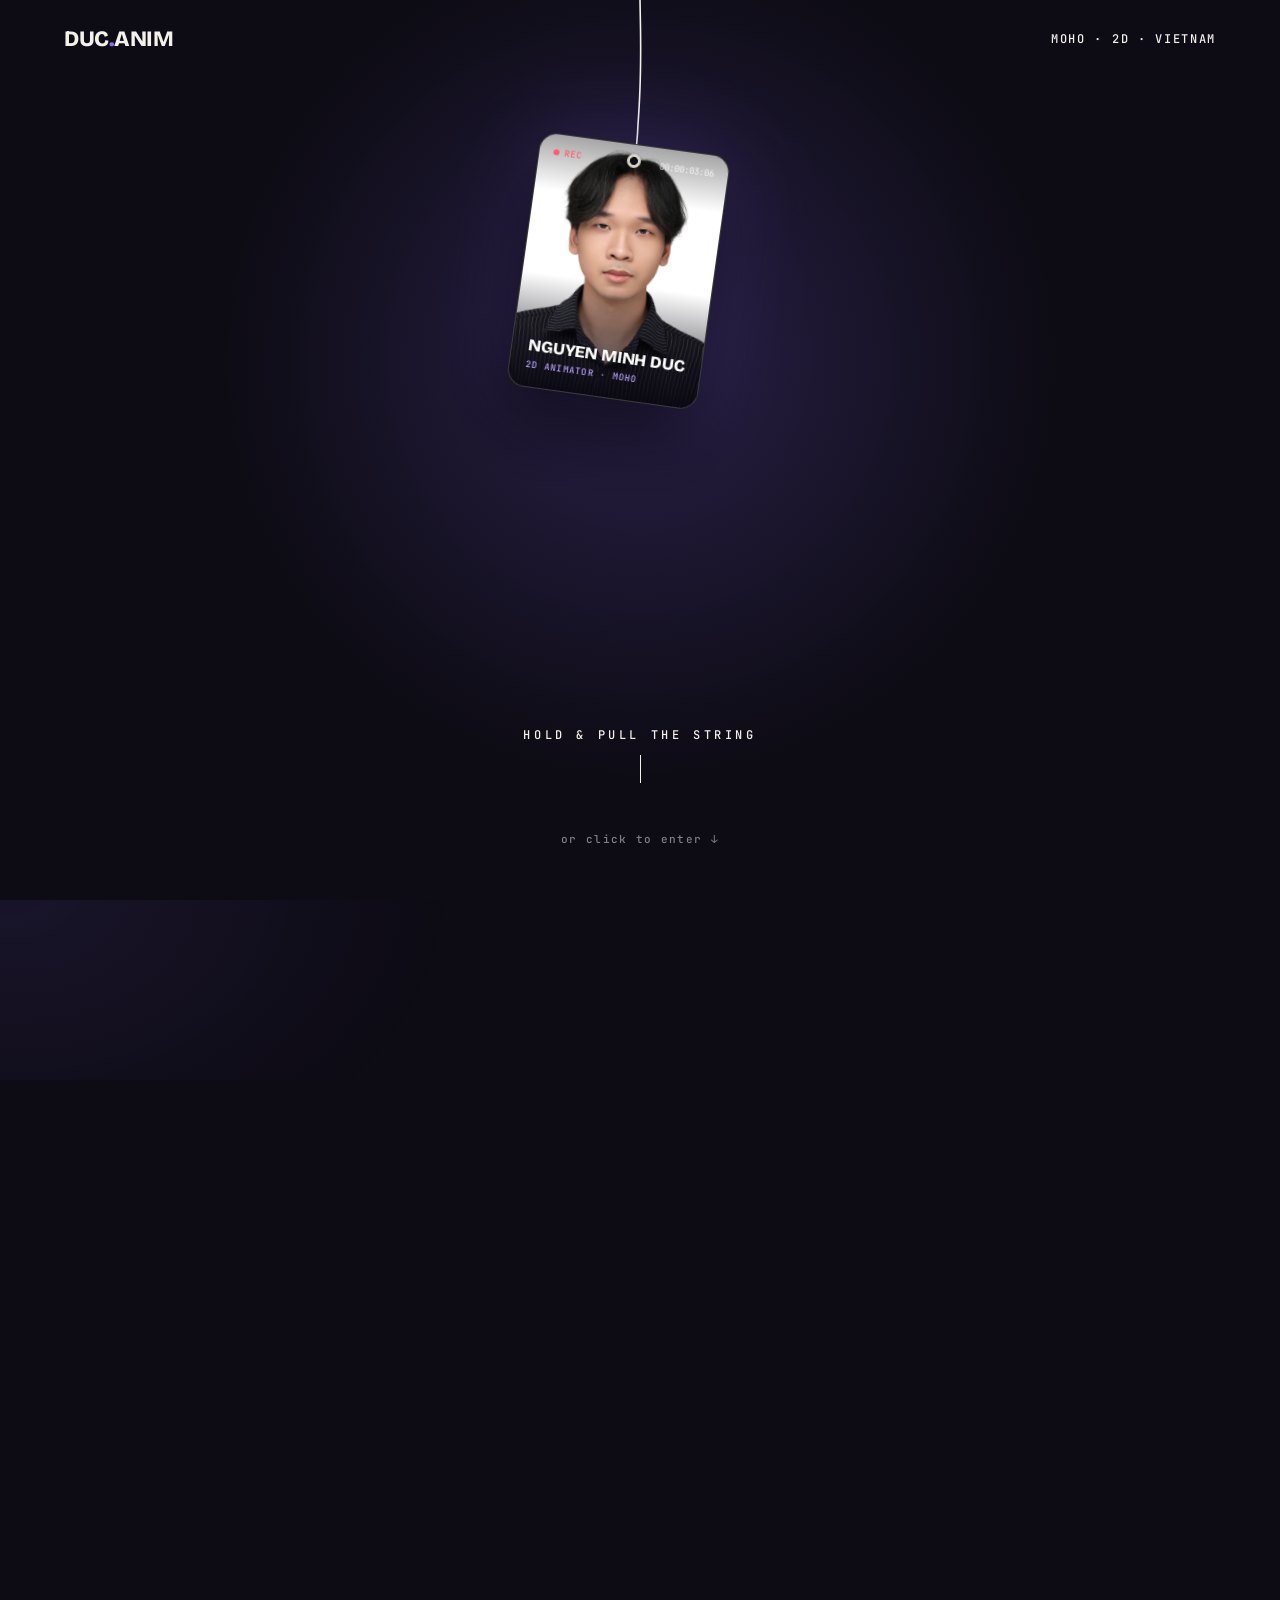
<file: index.html>
<!doctype html>
<html lang="en">
<head>
  <meta charset="utf-8" />
  <meta name="viewport" content="width=device-width, initial-scale=1" />
  <title>Nguyen Minh Duc — 2D Animator</title>
  <link rel="canonical" href="https://animation.gripe/" />
  <meta property="og:title" content="Nguyen Minh Duc — Moho 2D Animator" />
  <meta property="og:image" content="https://animation.gripe/assets/duc-card.jpg" />
  <meta name="description" content="Nguyen Minh Duc — Moho 2D animator for faceless YouTube, storytelling, stickman videos and TVC commercials." />
  <link rel="icon" href="assets/avatar.jpg" />
  <link rel="preconnect" href="https://fonts.googleapis.com" />
  <link rel="preconnect" href="https://fonts.gstatic.com" crossorigin />
  <link rel="preload" as="style" href="https://fonts.googleapis.com/css2?family=Anton&family=Bricolage+Grotesque:opsz,wdth,wght@12..96,75..100,500..800&family=Space+Grotesk:wght@500;600;700&family=Inter:wght@300;400;500;600&family=JetBrains+Mono:wght@400;500&display=swap" />
  <link href="https://fonts.googleapis.com/css2?family=Anton&family=Bricolage+Grotesque:opsz,wdth,wght@12..96,75..100,500..800&family=Space+Grotesk:wght@500;600;700&family=Inter:wght@300;400;500;600&family=JetBrains+Mono:wght@400;500&display=swap" rel="stylesheet" media="print" onload="this.media='all'" />
  <noscript><link href="https://fonts.googleapis.com/css2?family=Anton&family=Bricolage+Grotesque:opsz,wdth,wght@12..96,75..100,500..800&family=Space+Grotesk:wght@500;600;700&family=Inter:wght@300;400;500;600&family=JetBrains+Mono:wght@400;500&display=swap" rel="stylesheet" /></noscript>
  <link rel="stylesheet" href="v2.css?v=p5q" />
  <link rel="stylesheet" href="v2fix.css?v=c2" />
  <link rel="stylesheet" href="v5.css?v=c3" />
</head>
<body class="is-loading" data-theme="brune">
  <!-- LOADER -->

  <!-- HANGTAG INTRO (brune style) -->
  <div class="tagi" id="tagi">
    <div class="tagi__top"><b>DUC<i>.</i>ANIM</b><span>MOHO · 2D · VIETNAM</span></div>
    <svg class="tagi__svg"><line id="tagLine" x1="0" y1="0" x2="0" y2="0" /></svg>
    <div class="tagi__tag" id="tagEl">
      <span class="tagi__eyelet"></span>
      <img src="assets/duc-card.jpg" alt="Nguyen Minh Duc" draggable="false" />
      <span class="tagi__rec"><i></i>REC</span>
      <span class="tagi__tc">00:00:00:00</span>
      <div class="tagi__name"><b>NGUYEN MINH DUC</b><em>2D ANIMATOR · MOHO</em></div>
    </div>
    <p class="tagi__hint" id="tagHint">HOLD &amp; PULL THE STRING</p>
    <button class="tagi__skip" id="tagSkip">or click to enter ↓</button>
  </div>
  <div class="loader" aria-hidden="true">
    <div class="loader__count"><span id="loadNum">0</span>%</div>
    <div class="loader__bar"><span id="loadBar"></span></div>
    <p class="loader__hint">warming up the rig…</p>
  </div>

  <canvas id="fx" aria-hidden="true"></canvas>
  <div class="glow glow--a" aria-hidden="true"></div>
  <div class="glow glow--b" aria-hidden="true"></div>
  <div class="pc-wrap" aria-hidden="true">
    <div class="ghost"></div><div class="ghost"></div><div class="ghost"></div>
    <div class="pcard" id="pcard">
      <div class="pcard__face pcard__front">
        <img src="assets/duc-card.jpg" alt="" draggable="false" />
        <span class="pc-corner tl"></span><span class="pc-corner tr"></span><span class="pc-corner bl"></span><span class="pc-corner br"></span>
        <div class="pc-top"><span class="rec">● REC</span><span id="tc">00:00:00:00</span></div>
        <div class="pc-bot"><b>NGUYEN MINH DUC</b><span>2D ANIMATOR · MOHO</span>
          <div class="pc-tags"><em>Character animation</em><em>Rigging</em><em>Lip-sync</em><em>TVC</em><em>Stickman</em></div>
        </div>
        <div class="glare"></div>
      </div>
      <div class="pcard__face pcard__back">
        <div class="pb-head"><span>ID // ANIMATOR</span><span>VN</span></div>
        <div class="pb-name">DUC</div>
        <div class="pb-rows">
          <div><span>Role</span><b>2D Animator</b></div>
          <div><span>Tool</span><b>Moho Pro</b></div>
          <div><span>Base</span><b>Hai Phong · UTC+7</b></div>
          <div><span>Status</span><b class="on">● Available</b></div>
        </div>
        <div class="pb-more">
          <div><span>Experience</span><b>5+ years</b></div>
          <div><span>Projects</span><b>500+ YouTube</b></div>
          <div><span>Focus</span><b>Character · Rig · Lip-sync</b></div>
          <div><span>Hours</span><b>30+ / week</b></div>
          <a class="pb-cta" href="https://www.upwork.com/freelancers/~01a592f6d08bd9ef2b" target="_blank" rel="noopener">Hire on Upwork ↗</a>
          <div class="pb-links">
            <a href="mailto:zhiend1203@gmail.com" title="zhiend1203@gmail.com"><i class="ico"><svg viewBox="0 0 24 24" fill="none" stroke="currentColor" stroke-width="2"><rect x="3" y="5" width="18" height="14" rx="2"/><path d="m3 7 9 6 9-6"/></svg></i><span>Email</span></a>
            <a href="tel:+84389730028" title="+84 389 730 028"><i class="ico"><svg viewBox="0 0 24 24" fill="none" stroke="currentColor" stroke-width="2"><path d="M22 16.9v3a2 2 0 0 1-2.2 2 19.8 19.8 0 0 1-8.6-3.1 19.5 19.5 0 0 1-6-6A19.8 19.8 0 0 1 2.1 4.2 2 2 0 0 1 4.1 2h3a2 2 0 0 1 2 1.7c.1.9.4 1.8.7 2.7a2 2 0 0 1-.5 2.1L8 9.8a16 16 0 0 0 6 6l1.3-1.3a2 2 0 0 1 2.1-.4c.9.3 1.8.6 2.7.7a2 2 0 0 1 1.7 2z"/></svg></i><span>Phone</span></a>
            <a href="https://www.facebook.com/nguyenduc1203/" target="_blank" rel="noopener" title="Facebook"><i class="ico ico--fb"><svg viewBox="0 0 24 24" fill="currentColor"><path d="M9.101 23.691v-7.98H6.627v-3.667h2.474v-1.58c0-4.085 1.848-5.978 5.858-5.978.401 0 .955.042 1.468.103a8.68 8.68 0 0 1 1.141.195v3.325a8.623 8.623 0 0 0-.653-.036 26.805 26.805 0 0 0-.733-.009c-.707 0-1.259.096-1.675.309a1.686 1.686 0 0 0-.679.622c-.258.42-.374.995-.374 1.752v1.297h3.919l-.386 2.103-.287 1.564h-3.246v8.245C19.396 23.238 24 18.179 24 12.044c0-6.627-5.373-12-12-12s-12 5.373-12 12c0 5.628 3.874 10.35 9.101 11.647Z"/></svg></i><span>Facebook</span></a>
            <a href="https://discordapp.com/users/426777851493351440" target="_blank" rel="noopener" title="Discord"><i class="ico ico--dc"><svg viewBox="0 0 24 24" fill="currentColor"><path d="M20.317 4.3698a19.7913 19.7913 0 00-4.8851-1.5152.0741.0741 0 00-.0785.0371c-.211.3753-.4447.8648-.6083 1.2495-1.8447-.2762-3.68-.2762-5.4868 0-.1636-.3933-.4058-.8742-.6177-1.2495a.077.077 0 00-.0785-.037 19.7363 19.7363 0 00-4.8852 1.515.0699.0699 0 00-.0321.0277C.5334 9.0458-.319 13.5799.0992 18.0578a.0824.0824 0 00.0312.0561c2.0528 1.5076 4.0413 2.4228 5.9929 3.0294a.0777.0777 0 00.0842-.0276c.4616-.6304.8731-1.2952 1.226-1.9942a.076.076 0 00-.0416-.1057c-.6528-.2476-1.2743-.5495-1.8722-.8923a.077.077 0 01-.0076-.1277c.1258-.0943.2517-.1923.3718-.2914a.0743.0743 0 01.0776-.0105c3.9278 1.7933 8.18 1.7933 12.0614 0a.0739.0739 0 01.0785.0095c.1202.099.246.1981.3728.2924a.077.077 0 01-.0066.1276 12.2986 12.2986 0 01-1.873.8914.0766.0766 0 00-.0407.1067c.3604.698.7719 1.3628 1.225 1.9932a.076.076 0 00.0842.0286c1.961-.6067 3.9495-1.5219 6.0023-3.0294a.077.077 0 00.0313-.0552c.5004-5.177-.8382-9.6739-3.5485-13.6604a.061.061 0 00-.0312-.0286zM8.02 15.3312c-1.1825 0-2.1569-1.0857-2.1569-2.419 0-1.3332.9555-2.4189 2.157-2.4189 1.2108 0 2.1757 1.0952 2.1568 2.419 0 1.3332-.9555 2.4189-2.1569 2.4189zm7.9748 0c-1.1825 0-2.1569-1.0857-2.1569-2.419 0-1.3332.9554-2.4189 2.1569-2.4189 1.2108 0 2.1757 1.0952 2.1568 2.419 0 1.3332-.946 2.4189-2.1568 2.4189Z"/></svg></i><span>Discord</span></a>
          </div>
        </div>
        <div class="pb-tl"><i></i><i></i><i></i><i></i><i></i><span class="pb-ph"></span></div>
        <div class="pb-foot"><span>frame</span><b id="frameNo">001</b></div>
        <div class="glare"></div>
      </div>
    </div>
  </div>
  <div class="cursor" aria-hidden="true"><span></span></div>
  <div class="progress" aria-hidden="true"><span id="progress"></span></div>

  <header class="nav">
    <a href="#home" class="nav__logo">DUC<span>.</span>ANIM</a>
    <nav class="nav__links">
      <a href="#about">About</a>
      <a href="#services">Services</a>
      <a href="#work">Work</a>
      <a href="#contact">Contact</a>
    </nav>
  </header>

  <aside class="side side--left">
    <a href="https://www.upwork.com/freelancers/~01a592f6d08bd9ef2b" target="_blank" rel="noopener" aria-label="Upwork" class="side__ico">Up</a>
    <button class="side__ico" data-video="12wmU_DsiNMLx8iuridSdKDmmNmwdNfhh" data-title="Showreel" aria-label="Showreel">▶</button>
    <span class="side__line"></span>
  </aside>
  <aside class="side side--right">
    <button class="side__link" data-video="12wmU_DsiNMLx8iuridSdKDmmNmwdNfhh" data-title="Showreel">SHOWREEL ↗</button>
  </aside>

  <main>
    <!-- HERO -->
    <section class="hero" id="home">
      <div class="ghost-word" aria-hidden="true"><span>ANIMATION&nbsp;·&nbsp;ANIMATION&nbsp;·&nbsp;</span><span>ANIMATION&nbsp;·&nbsp;ANIMATION&nbsp;·&nbsp;</span></div>
      <div class="hero__copy">
        <p class="eyebrow" data-hero>Hi, I'm Nguyen Minh Duc — a</p>
        <h1 class="hero__title">
          <span class="line"><span class="split" data-hero-title>MOHO 2D</span></span>
          <span class="line"><span class="split outline" data-hero-title>ANIMATOR</span></span>
        </h1>
        <p class="hero__sub" data-hero>Faceless YouTube · Storytelling · Stickman · TVC</p>
        <div class="hq" data-hero>
          <a class="hq__main magnetic" href="https://www.upwork.com/freelancers/~01a592f6d08bd9ef2b" target="_blank" rel="noopener"><i class="ico ico--up"><svg viewBox="0 0 24 24" fill="currentColor"><path d="M18.561 13.158c-1.102 0-2.135-.467-3.074-1.227l.228-1.076.008-.042c.207-1.143.849-3.06 2.839-3.06 1.492 0 2.703 1.212 2.703 2.703-.001 1.489-1.212 2.702-2.704 2.702zm0-8.14c-2.539 0-4.51 1.649-5.31 4.366-1.22-1.834-2.148-4.036-2.687-5.892H7.828v7.112c-.002 1.406-1.141 2.546-2.547 2.548-1.405-.002-2.543-1.143-2.545-2.548V3.492H0v7.112c0 2.914 2.37 5.303 5.281 5.303 2.913 0 5.283-2.389 5.283-5.303v-1.19c.529 1.107 1.182 2.229 1.974 3.221l-1.673 7.873h2.797l1.213-5.71c1.063.679 2.285 1.109 3.686 1.109 3 0 5.439-2.452 5.439-5.45 0-3-2.439-5.439-5.439-5.439z"/></svg></i>Hire me on Upwork ↗</a>
          <a class="hq__chip" href="mailto:zhiend1203@gmail.com"><i class="ico"><svg viewBox="0 0 24 24" fill="none" stroke="currentColor" stroke-width="2"><rect x="3" y="5" width="18" height="14" rx="2"/><path d="m3 7 9 6 9-6"/></svg></i>zhiend1203@gmail.com</a>
          <a class="hq__chip" href="tel:+84389730028"><i class="ico"><svg viewBox="0 0 24 24" fill="none" stroke="currentColor" stroke-width="2"><path d="M22 16.9v3a2 2 0 0 1-2.2 2 19.8 19.8 0 0 1-8.6-3.1 19.5 19.5 0 0 1-6-6A19.8 19.8 0 0 1 2.1 4.2 2 2 0 0 1 4.1 2h3a2 2 0 0 1 2 1.7c.1.9.4 1.8.7 2.7a2 2 0 0 1-.5 2.1L8 9.8a16 16 0 0 0 6 6l1.3-1.3a2 2 0 0 1 2.1-.4c.9.3 1.8.6 2.7.7a2 2 0 0 1 1.7 2z"/></svg></i>+84 389 730 028</a>
          <a class="hq__chip" href="https://www.facebook.com/nguyenduc1203/" target="_blank" rel="noopener"><i class="ico ico--fb"><svg viewBox="0 0 24 24" fill="currentColor"><path d="M9.101 23.691v-7.98H6.627v-3.667h2.474v-1.58c0-4.085 1.848-5.978 5.858-5.978.401 0 .955.042 1.468.103a8.68 8.68 0 0 1 1.141.195v3.325a8.623 8.623 0 0 0-.653-.036 26.805 26.805 0 0 0-.733-.009c-.707 0-1.259.096-1.675.309a1.686 1.686 0 0 0-.679.622c-.258.42-.374.995-.374 1.752v1.297h3.919l-.386 2.103-.287 1.564h-3.246v8.245C19.396 23.238 24 18.179 24 12.044c0-6.627-5.373-12-12-12s-12 5.373-12 12c0 5.628 3.874 10.35 9.101 11.647Z"/></svg></i>Facebook</a>
          <a class="hq__chip" href="https://discordapp.com/users/426777851493351440" target="_blank" rel="noopener"><i class="ico ico--dc"><svg viewBox="0 0 24 24" fill="currentColor"><path d="M20.317 4.3698a19.7913 19.7913 0 00-4.8851-1.5152.0741.0741 0 00-.0785.0371c-.211.3753-.4447.8648-.6083 1.2495-1.8447-.2762-3.68-.2762-5.4868 0-.1636-.3933-.4058-.8742-.6177-1.2495a.077.077 0 00-.0785-.037 19.7363 19.7363 0 00-4.8852 1.515.0699.0699 0 00-.0321.0277C.5334 9.0458-.319 13.5799.0992 18.0578a.0824.0824 0 00.0312.0561c2.0528 1.5076 4.0413 2.4228 5.9929 3.0294a.0777.0777 0 00.0842-.0276c.4616-.6304.8731-1.2952 1.226-1.9942a.076.076 0 00-.0416-.1057c-.6528-.2476-1.2743-.5495-1.8722-.8923a.077.077 0 01-.0076-.1277c.1258-.0943.2517-.1923.3718-.2914a.0743.0743 0 01.0776-.0105c3.9278 1.7933 8.18 1.7933 12.0614 0a.0739.0739 0 01.0785.0095c.1202.099.246.1981.3728.2924a.077.077 0 01-.0066.1276 12.2986 12.2986 0 01-1.873.8914.0766.0766 0 00-.0407.1067c.3604.698.7719 1.3628 1.225 1.9932a.076.076 0 00.0842.0286c1.961-.6067 3.9495-1.5219 6.0023-3.0294a.077.077 0 00.0313-.0552c.5004-5.177-.8382-9.6739-3.5485-13.6604a.061.061 0 00-.0312-.0286zM8.02 15.3312c-1.1825 0-2.1569-1.0857-2.1569-2.419 0-1.3332.9555-2.4189 2.157-2.4189 1.2108 0 2.1757 1.0952 2.1568 2.419 0 1.3332-.9555 2.4189-2.1569 2.4189zm7.9748 0c-1.1825 0-2.1569-1.0857-2.1569-2.419 0-1.3332.9554-2.4189 2.1569-2.4189 1.2108 0 2.1757 1.0952 2.1568 2.419 0 1.3332-.946 2.4189-2.1568 2.4189Z"/></svg></i>Discord</a>
        </div>
      </div>
    <div class="marquee" aria-hidden="true">
        <div class="marquee__track" id="marquee">
          <span>CHARACTER ANIMATION ✦ RIGGING ✦ LIP-SYNC ✦ STORYTELLING ✦ STICKMAN ✦ TVC ✦ SHORTS ✦&nbsp;</span>
          <span>CHARACTER ANIMATION ✦ RIGGING ✦ LIP-SYNC ✦ STORYTELLING ✦ STICKMAN ✦ TVC ✦ SHORTS ✦&nbsp;</span>
        </div>
      </div>

      <a href="#about" class="hero__scroll" data-hero><span class="mouse"><span></span></span> scroll</a>
    </section>

    <!-- ABOUT -->
    <section class="about" id="about">
      <div class="ghost-word" aria-hidden="true"><span>ABOUT&nbsp;·&nbsp;ABOUT&nbsp;·&nbsp;</span><span>ABOUT&nbsp;·&nbsp;ABOUT&nbsp;·&nbsp;</span></div>
      <div class="about__box">
        <p class="kicker"><span>01</span> About me</p>
        <p class="about__text scrub-words">2D animator based in Hai Phong, Vietnam, with 5+ years in Moho. I build reusable character rigs so every new episode is faster and stays on-model — and I understand YouTube pacing: visuals that keep moving so viewers keep watching.</p>
        <div class="stats">
          <div class="stat"><b data-count="1000" data-suffix="+">0</b><span>Videos made</span></div>
          <div class="stat"><b data-count="500" data-suffix="+">0</b><span>YouTube animation projects</span></div>
          <div class="stat"><b data-count="5" data-suffix="+">0</b><span>Years in Moho</span></div>
        </div>
      </div>
    </section>

    <!-- SERVICES (desk scene) -->
    <section class="services" id="services">
      <div class="ghost-word" aria-hidden="true"><span>SERVICES&nbsp;·&nbsp;SERVICES&nbsp;·&nbsp;</span><span>SERVICES&nbsp;·&nbsp;SERVICES&nbsp;·&nbsp;</span></div>
      <div class="services__head">
        <p class="kicker"><span>02</span> Services</p>
        <h2 class="big split-scrub">WHAT I DO</h2>
      </div>
      <div class="services__list">
        <article class="svc">
          <span class="svc__n">A</span>
          <h3>Character Animation</h3>
          <p>Acting, walk cycles, lip-sync and camera moves — animated from your script and voiceover.</p>
          <div class="svc__tags"><span>Moho Pro</span><span>Lip-sync</span><span>Acting</span></div>
        </article>
        <article class="svc">
          <span class="svc__n">B</span>
          <h3>Rigging</h3>
          <p>Reusable Moho rigs with smart bones, so every new episode is faster and stays on-model.</p>
          <div class="svc__tags"><span>Smart bones</span><span>Switch layers</span></div>
        </article>
        <article class="svc">
          <span class="svc__n">C</span>
          <h3>Edit &amp; Composite</h3>
          <p>Motion graphics, compositing and final edit ready for YouTube, Shorts or TV.</p>
          <div class="svc__tags"><span>After Effects</span><span>Premiere</span></div>
        </article>
      </div>
    </section>

    <!-- PROCESS -->
    <section class="process" id="process">
      <div class="ghost-word" aria-hidden="true"><span>PROCESS&nbsp;·&nbsp;PROCESS&nbsp;·&nbsp;</span><span>PROCESS&nbsp;·&nbsp;PROCESS&nbsp;·&nbsp;</span></div>
      <p class="kicker"><span>03</span> Process</p>
      <h2 class="big split-scrub">HOW IT MOVES</h2>
      <div class="timeline">
        <svg class="timeline__svg" viewBox="0 0 4 100" preserveAspectRatio="none"><line x1="2" y1="0" x2="2" y2="100" /></svg>
        <div class="step"><span class="step__dot"></span><span class="step__n">01</span><div><h3>Brief</h3><p>Send your script, voiceover and a reference style.</p></div></div>
        <div class="step"><span class="step__dot"></span><span class="step__n">02</span><div><h3>Rig &amp; design</h3><p>Characters and scenes built as reusable Moho rigs.</p></div></div>
        <div class="step"><span class="step__dot"></span><span class="step__n">03</span><div><h3>Animate</h3><p>Draft sent fast so you can give notes early.</p></div></div>
        <div class="step"><span class="step__dot"></span><span class="step__n">04</span><div><h3>Deliver</h3><p>Revisions, then 1080p / 4K delivery.</p></div></div>
      </div>
    </section>

    <!-- WORK (horizontal) -->

    <!-- FEATURED SPOTLIGHTS (01/03) -->
    <section class="spot" id="spot">
      <p class="spot__k kicker"><span>04</span> Featured</p>
      <div class="spot__item spot--a" data-pal="#06171b,#e6fbff,#2cc3d6">
        <div class="spot__txt">
          <span class="spot__badge">TVC · 2D motion</span>
          <h2 class="spot__t">Vietnam<br/>Airlines</h2>
          <p class="spot__d">App launch commercial — character and UI animation that flows with the brand's rhythm, cut for TV and social.</p>
          <div class="spot__pills"><span>Moho</span><span>After Effects</span><span>30s spot</span></div>
          <button class="spot__cta" data-video="1Zyn5rLpNbgC6eucnQrICIgMlI9VYEdkJ" data-title="Vietnam Airlines">▶ Watch the spot</button>
        </div>
        <div class="spot__media">
          <div class="spot__frame"><video muted loop playsinline preload="none" poster="media/s-vna-main.jpg" src="media/s-vna-main.mp4"></video></div>
          <video class="spot__float f1" muted loop playsinline preload="none" poster="media/s-vna-f1.jpg" src="media/s-vna-f1.mp4"></video><video class="spot__float f2" muted loop playsinline preload="none" poster="media/s-vna-f2.jpg" src="media/s-vna-f2.mp4"></video>
        </div>
        <span class="spot__n">01/03</span>
      </div>
      <div class="spot__item spot--b" data-pal="#1c0f08,#fff0e6,#ff8a4c">
        <div class="spot__media">
          <div class="spot__frame"><video muted loop playsinline preload="none" poster="media/s-72-main.jpg" src="media/s-72-main.mp4"></video></div>
          <video class="spot__float f1" muted loop playsinline preload="none" poster="media/s-73-f.jpg" src="media/s-73-f.mp4"></video><video class="spot__float f2" muted loop playsinline preload="none" poster="media/s-79-f.jpg" src="media/s-79-f.mp4"></video>
        </div>
        <div class="spot__txt">
          <span class="spot__badge">YouTube series · Moho</span>
          <h2 class="spot__t">Rescue<br/>Pups</h2>
          <p class="spot__d">Weekly kids' series — reusable dog rigs, lip-sync and acting so every new episode ships fast and stays on-model.</p>
          <div class="spot__pills"><span>Character rig</span><span>Lip-sync</span><span>50+ episodes</span></div>
          <button class="spot__cta" data-local="media/h-72.mp4" data-title="Rescue Pups Ep. 72">▶ Watch an episode</button>
        </div>
        <span class="spot__n">02/03</span>
      </div>
      <div class="spot__item spot--c" data-pal="#0d1506,#f1ffe0,#9be33b">
        <h2 class="spot__t spot__t--big">MECH BATTLE</h2>
        <div class="spot__media">
          <div class="spot__frame"><video muted loop playsinline preload="none" poster="media/s-1209-main.jpg" src="media/s-1209-main.mp4"></video></div>
          <video class="spot__float f1" muted loop playsinline preload="none" poster="media/s-1209-f1.jpg" src="media/s-1209-f1.mp4"></video><video class="spot__float f2" muted loop playsinline preload="none" poster="media/s-tank-f2.jpg" src="media/s-tank-f2.mp4"></video>
        </div>
        <div class="spot__corner l"><span class="spot__badge">Tank / mech action</span><p class="spot__d">Heavy-metal battles with smart-bone rigs, impact frames and camera shake.</p></div>
        <div class="spot__corner r"><div class="spot__pills"><span>Smart bones</span><span>FX</span><span>Action</span></div><button class="spot__cta" data-local="media/h-1209.mp4" data-title="Mech Battle 1209">▶ Watch the fight</button></div>
        <span class="spot__n">03/03</span>
      </div>
      <div class="spot__dots"><i></i><i></i><i></i></div>
    </section>

    <section class="work" id="work">
      <div class="ghost-word" aria-hidden="true"><span>WORK&nbsp;·&nbsp;WORK&nbsp;·&nbsp;</span><span>WORK&nbsp;·&nbsp;WORK&nbsp;·&nbsp;</span></div>
      <div class="work__pin">
        <div class="work__head">
          <p class="kicker"><span>04</span> Selected work</p>
          <h2 class="big">MY WORK</h2>
          <p class="work__hint">keep scrolling →</p>
        </div>
        <div class="work__track" id="workTrack"></div>
      </div>
    </section>

    <!-- SHORTS -->
    <section class="shorts" id="shorts">
      <div class="ghost-word" aria-hidden="true"><span>SHORTS&nbsp;·&nbsp;SHORTS&nbsp;·&nbsp;</span><span>SHORTS&nbsp;·&nbsp;SHORTS&nbsp;·&nbsp;</span></div>
      <p class="kicker"><span>05</span> Vertical</p>
      <h2 class="big split-scrub">SHORTS</h2>
      <div class="fan" id="fan"></div>
    </section>

    <!-- TOOLS (physics balls) -->
    <section class="tools" id="tools">
      <div class="ghost-word" aria-hidden="true"><span>TOOLKIT&nbsp;·&nbsp;TOOLKIT&nbsp;·&nbsp;</span><span>TOOLKIT&nbsp;·&nbsp;TOOLKIT&nbsp;·&nbsp;</span></div>
      <h2 class="big tools__title split-scrub">MY TOOLKIT</h2>
      <p class="tools__hint">move your mouse through them</p>
      <canvas id="balls"></canvas>
    </section>

    <!-- CONTACT -->
    <section class="contact" id="contact">
      <div class="ghost-word" aria-hidden="true"><span>CONTACT&nbsp;·&nbsp;CONTACT&nbsp;·&nbsp;</span><span>CONTACT&nbsp;·&nbsp;CONTACT&nbsp;·&nbsp;</span></div>
      <div class="reel" id="reel">
        <div class="reel__stage" id="reelStage"></div>
        <div class="reel__ui"><span class="reel__n" id="reelN">01 / 08</span><span class="reel__t" id="reelT"></span><span class="reel__play">▶ watch</span></div>
        <span class="reel__bar"><i id="reelBar"></i></span>
      </div>
      <p class="kicker"><span>06</span> Contact</p>
      <h2 class="contact__title">
        <span class="line"><span class="split" data-contact>LET'S MAKE</span></span>
        <span class="line"><span class="split outline" data-contact>IT MOVE</span></span>
      </h2>
      <p class="contact__sub">Have a script in mind? Send it over — I'll reply with a plan and a quote. Happy to start with a short paid test.</p>
      <div class="cx__row">
        <a class="cta magnetic" href="https://www.upwork.com/freelancers/~01a592f6d08bd9ef2b" target="_blank" rel="noopener"><span><i class="ico ico--up"><svg viewBox="0 0 24 24" fill="currentColor"><path d="M18.561 13.158c-1.102 0-2.135-.467-3.074-1.227l.228-1.076.008-.042c.207-1.143.849-3.06 2.839-3.06 1.492 0 2.703 1.212 2.703 2.703-.001 1.489-1.212 2.702-2.704 2.702zm0-8.14c-2.539 0-4.51 1.649-5.31 4.366-1.22-1.834-2.148-4.036-2.687-5.892H7.828v7.112c-.002 1.406-1.141 2.546-2.547 2.548-1.405-.002-2.543-1.143-2.545-2.548V3.492H0v7.112c0 2.914 2.37 5.303 5.281 5.303 2.913 0 5.283-2.389 5.283-5.303v-1.19c.529 1.107 1.182 2.229 1.974 3.221l-1.673 7.873h2.797l1.213-5.71c1.063.679 2.285 1.109 3.686 1.109 3 0 5.439-2.452 5.439-5.45 0-3-2.439-5.439-5.439-5.439z"/></svg></i>Hire me on Upwork ↗</span></a>
        <div class="cx__links">
          <a class="cx__link" href="mailto:zhiend1203@gmail.com"><span>Email</span><b><i class="ico"><svg viewBox="0 0 24 24" fill="none" stroke="currentColor" stroke-width="2"><rect x="3" y="5" width="18" height="14" rx="2"/><path d="m3 7 9 6 9-6"/></svg></i>zhiend1203@gmail.com</b><i>↗</i></a>
          <a class="cx__link" href="tel:+84389730028"><span>Phone / Zalo</span><b><i class="ico"><svg viewBox="0 0 24 24" fill="none" stroke="currentColor" stroke-width="2"><path d="M22 16.9v3a2 2 0 0 1-2.2 2 19.8 19.8 0 0 1-8.6-3.1 19.5 19.5 0 0 1-6-6A19.8 19.8 0 0 1 2.1 4.2 2 2 0 0 1 4.1 2h3a2 2 0 0 1 2 1.7c.1.9.4 1.8.7 2.7a2 2 0 0 1-.5 2.1L8 9.8a16 16 0 0 0 6 6l1.3-1.3a2 2 0 0 1 2.1-.4c.9.3 1.8.6 2.7.7a2 2 0 0 1 1.7 2z"/></svg></i>+84 389 730 028</b><i>↗</i></a>
          <a class="cx__link" href="https://www.facebook.com/nguyenduc1203/" target="_blank" rel="noopener"><span>Facebook</span><b><i class="ico ico--fb"><svg viewBox="0 0 24 24" fill="currentColor"><path d="M9.101 23.691v-7.98H6.627v-3.667h2.474v-1.58c0-4.085 1.848-5.978 5.858-5.978.401 0 .955.042 1.468.103a8.68 8.68 0 0 1 1.141.195v3.325a8.623 8.623 0 0 0-.653-.036 26.805 26.805 0 0 0-.733-.009c-.707 0-1.259.096-1.675.309a1.686 1.686 0 0 0-.679.622c-.258.42-.374.995-.374 1.752v1.297h3.919l-.386 2.103-.287 1.564h-3.246v8.245C19.396 23.238 24 18.179 24 12.044c0-6.627-5.373-12-12-12s-12 5.373-12 12c0 5.628 3.874 10.35 9.101 11.647Z"/></svg></i>nguyenduc1203</b><i>↗</i></a>
          <a class="cx__link" href="https://discordapp.com/users/426777851493351440" target="_blank" rel="noopener"><span>Discord</span><b><i class="ico ico--dc"><svg viewBox="0 0 24 24" fill="currentColor"><path d="M20.317 4.3698a19.7913 19.7913 0 00-4.8851-1.5152.0741.0741 0 00-.0785.0371c-.211.3753-.4447.8648-.6083 1.2495-1.8447-.2762-3.68-.2762-5.4868 0-.1636-.3933-.4058-.8742-.6177-1.2495a.077.077 0 00-.0785-.037 19.7363 19.7363 0 00-4.8852 1.515.0699.0699 0 00-.0321.0277C.5334 9.0458-.319 13.5799.0992 18.0578a.0824.0824 0 00.0312.0561c2.0528 1.5076 4.0413 2.4228 5.9929 3.0294a.0777.0777 0 00.0842-.0276c.4616-.6304.8731-1.2952 1.226-1.9942a.076.076 0 00-.0416-.1057c-.6528-.2476-1.2743-.5495-1.8722-.8923a.077.077 0 01-.0076-.1277c.1258-.0943.2517-.1923.3718-.2914a.0743.0743 0 01.0776-.0105c3.9278 1.7933 8.18 1.7933 12.0614 0a.0739.0739 0 01.0785.0095c.1202.099.246.1981.3728.2924a.077.077 0 01-.0066.1276 12.2986 12.2986 0 01-1.873.8914.0766.0766 0 00-.0407.1067c.3604.698.7719 1.3628 1.225 1.9932a.076.076 0 00.0842.0286c1.961-.6067 3.9495-1.5219 6.0023-3.0294a.077.077 0 00.0313-.0552c.5004-5.177-.8382-9.6739-3.5485-13.6604a.061.061 0 00-.0312-.0286zM8.02 15.3312c-1.1825 0-2.1569-1.0857-2.1569-2.419 0-1.3332.9555-2.4189 2.157-2.4189 1.2108 0 2.1757 1.0952 2.1568 2.419 0 1.3332-.9555 2.4189-2.1569 2.4189zm7.9748 0c-1.1825 0-2.1569-1.0857-2.1569-2.419 0-1.3332.9554-2.4189 2.1569-2.4189 1.2108 0 2.1757 1.0952 2.1568 2.419 0 1.3332-.946 2.4189-2.1568 2.4189Z"/></svg></i>Message me</b><i>↗</i></a>
        </div>
      </div>
      <div class="contact__meta">
        <span>UTC+7 · Hai Phong, VN</span><span>Full-time · 30+ hrs/week</span><span>© <span id="year"></span> Nguyen Minh Duc</span>
      </div>
    </section>
  </main>


  <div class="modal" id="modal" aria-hidden="true" role="dialog" aria-modal="true">
    <div class="modal__bg" data-close></div>
    <div class="modal__box">
      <button class="modal__x" data-close aria-label="Close">✕</button>
      <div class="modal__media" id="modalMedia"></div>
      <p class="modal__title" id="modalTitle"></p>
    </div>
  </div>

  <script src="vendor/gsap.min.js"></script>
  <script src="vendor/ScrollTrigger.min.js"></script>
  <script src="vendor/lenis.min.js"></script>
  <script src="projects.js?v=b1"></script>
  <script type="module" src="v2.js?v=c4"></script>
  <script type="module" src="v5.js?v=c4"></script>
  <script>setTimeout(function(){if(document.body.classList.contains("is-loading")){document.body.classList.remove("is-loading");var l=document.querySelector(".loader");l&&l.remove();}},9000);</script>
</body>
</html>
</file>
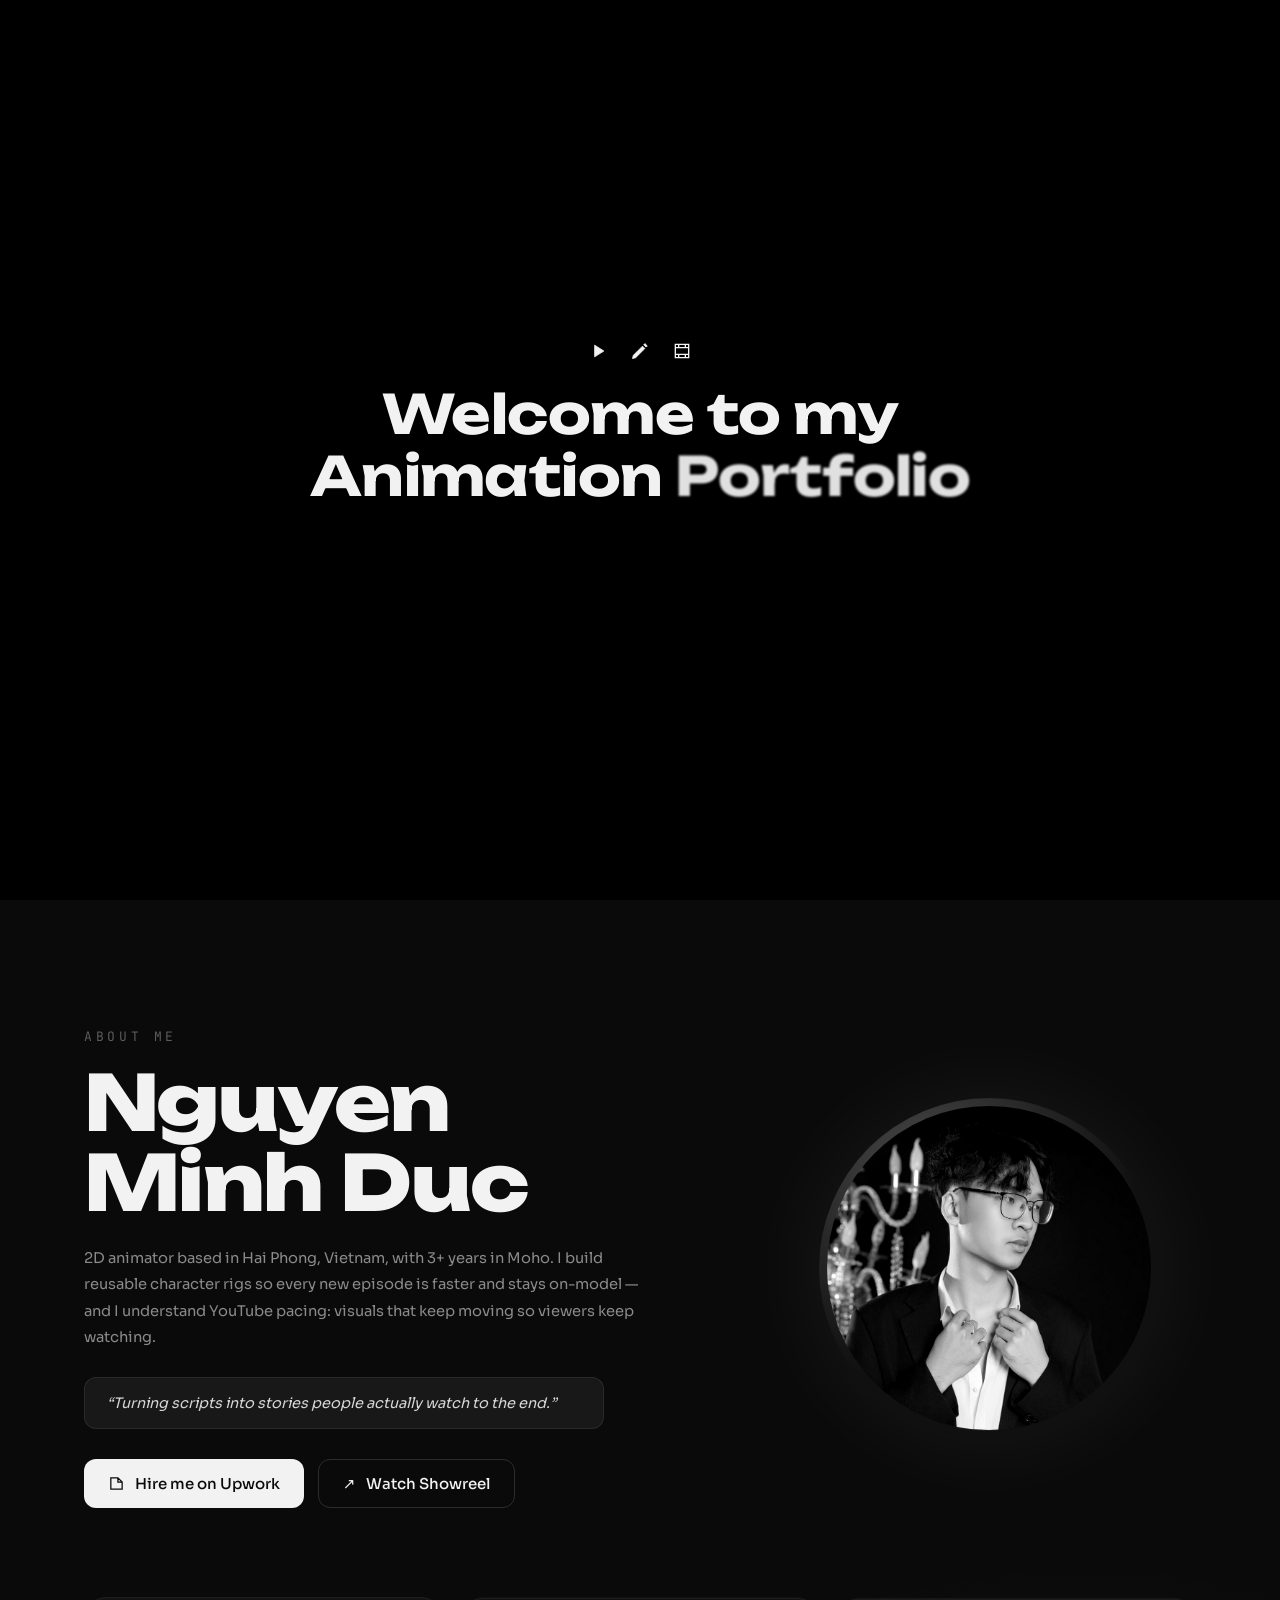
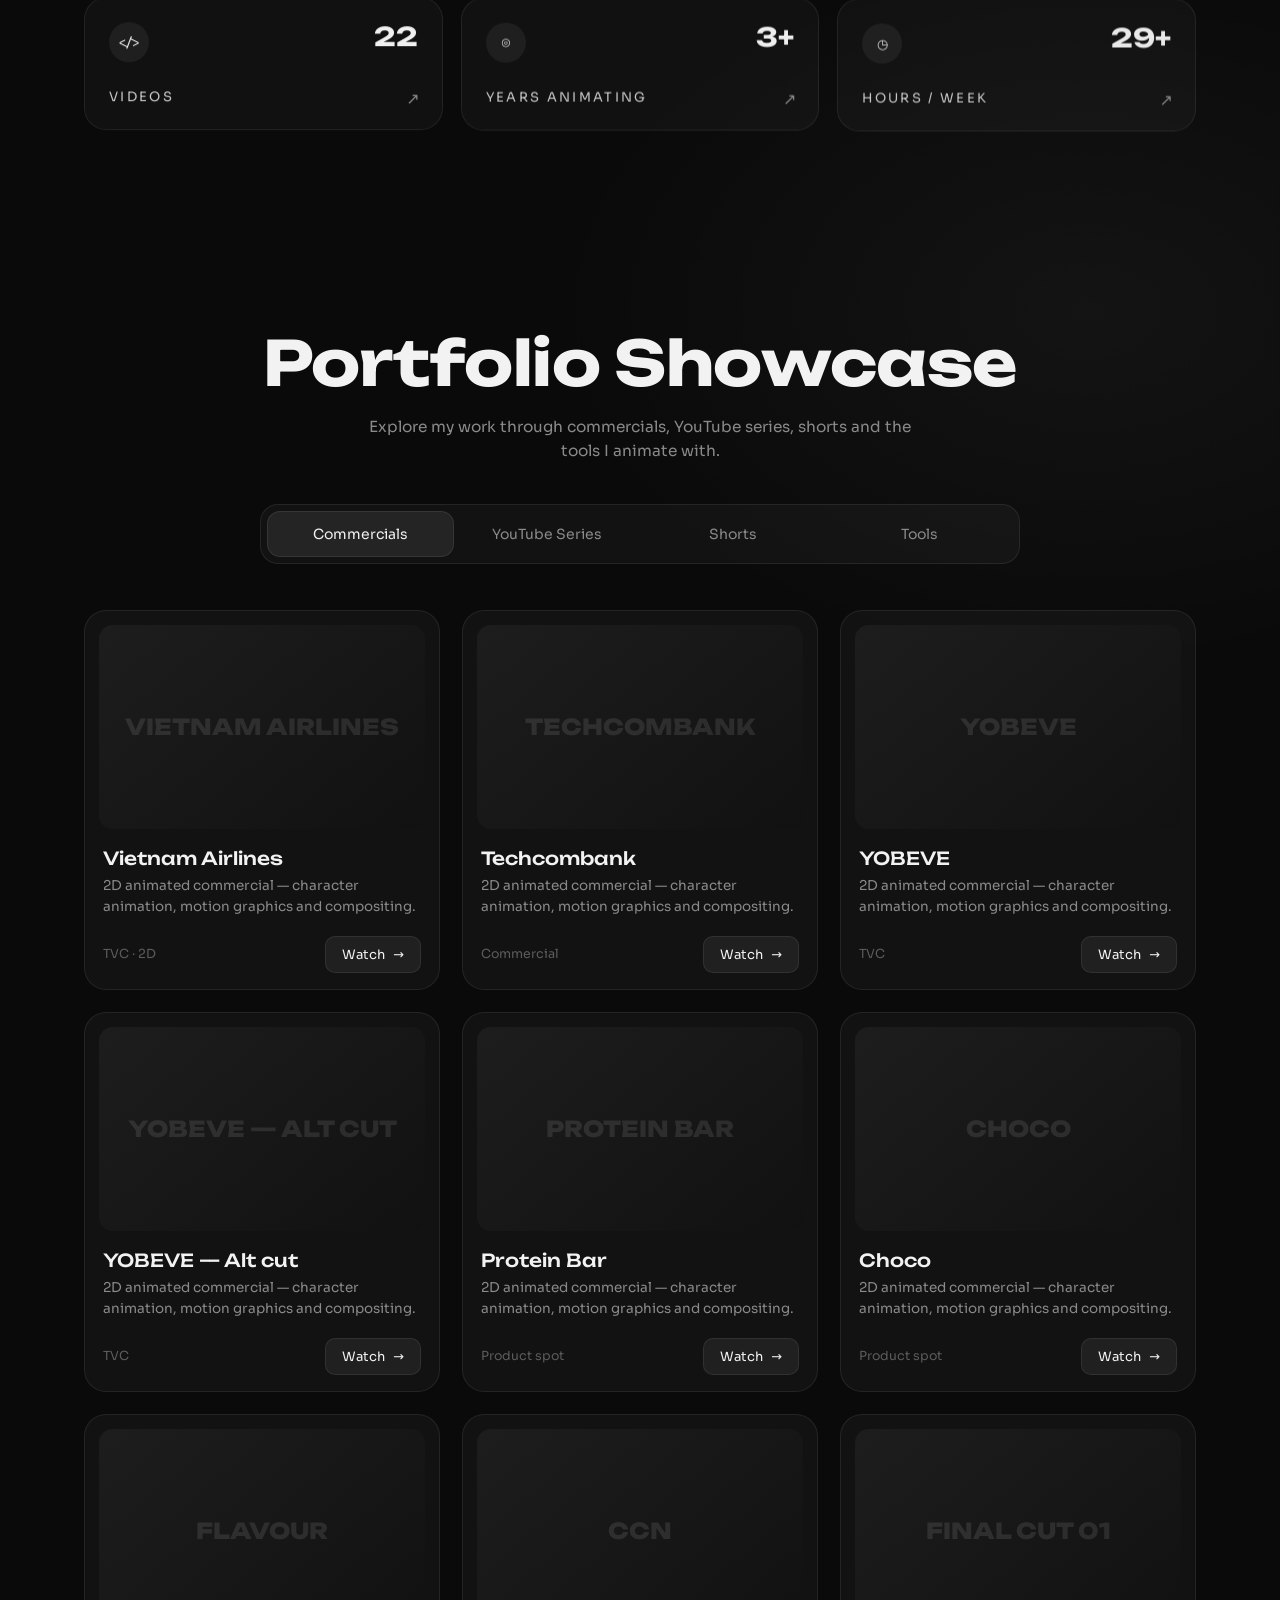
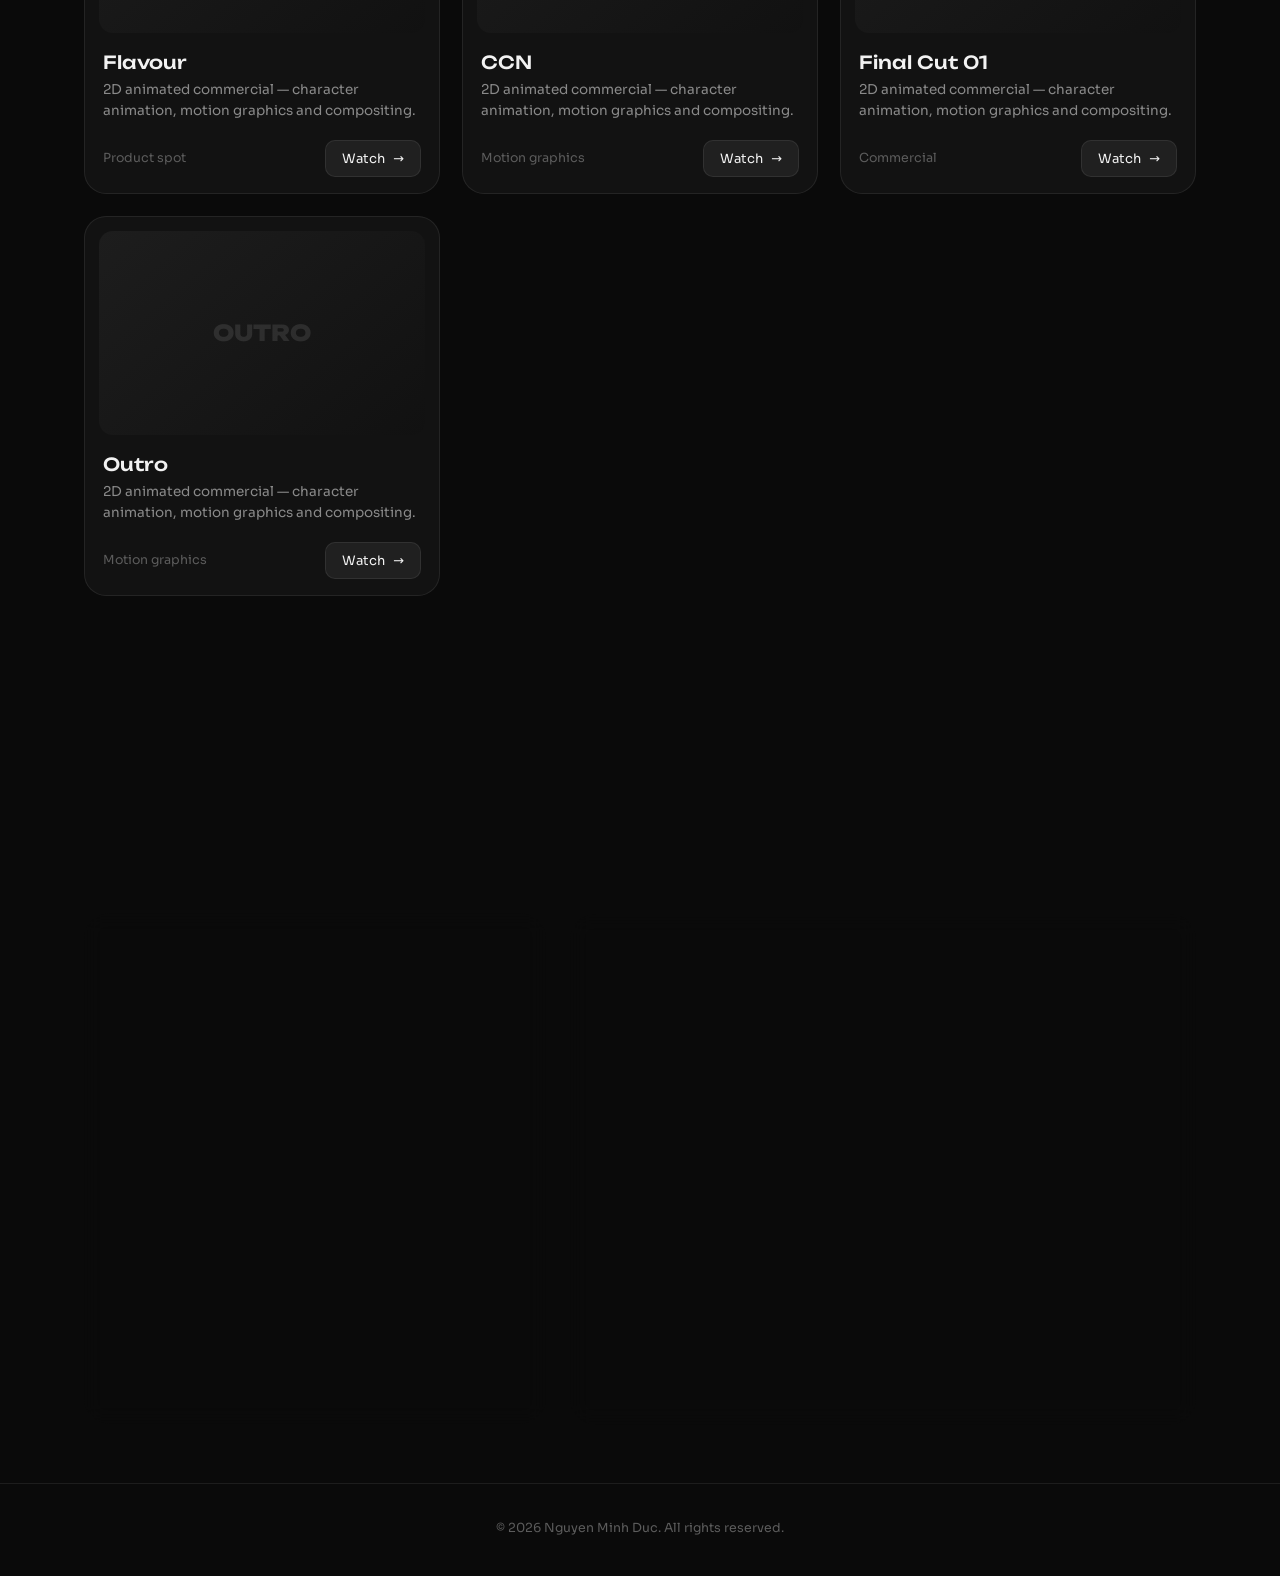
<file: v1/index.html>
<!doctype html>
<html lang="en">
<head>
  <meta charset="utf-8" />
  <meta name="viewport" content="width=device-width, initial-scale=1" />
  <title>Nguyen Minh Duc — 2D Animator</title>
  <link rel="canonical" href="https://animation.gripe/v1/" />
  <meta name="description" content="Nguyen Minh Duc — Moho 2D animator for faceless YouTube, storytelling, stickman videos and TVC commercials." />
  <meta property="og:title" content="Nguyen Minh Duc — Moho 2D Animator" />
  <meta property="og:image" content="https://animation.gripe/assets/avatar.jpg" />
  <link rel="icon" href="../assets/avatar.jpg" />
  <link rel="preconnect" href="https://fonts.googleapis.com" />
  <link rel="preconnect" href="https://fonts.gstatic.com" crossorigin />
  <link href="https://fonts.googleapis.com/css2?family=Unbounded:wght@500;700;800&family=Sora:wght@300;400;500;600&family=JetBrains+Mono:wght@400;500&display=swap" rel="stylesheet" />
  <link rel="stylesheet" href="../styles.css" />
</head>
<body class="is-intro">
  <!-- INTRO -->
  <div class="intro" aria-hidden="true">
    <div class="intro__icons">
      <svg viewBox="0 0 24 24"><path d="M8 5v14l11-7z" /></svg>
      <svg viewBox="0 0 24 24"><path d="M3 21l3.8-1 11-11-2.8-2.8-11 11L3 21zM16.5 4.5l2.8 2.8 1.4-1.4-2.8-2.8z" /></svg>
      <svg viewBox="0 0 24 24"><path d="M4 4h16v16H4zM4 8h16M4 16h16M8 4v4M16 4v4M8 16v4M16 16v4" fill="none" stroke-width="1.6" /></svg>
    </div>
    <h1 class="intro__title">
      <span class="intro__line"><span class="w">Welcome</span> <span class="w">to</span> <span class="w">my</span></span>
      <span class="intro__line"><span class="w">Animation</span> <span class="w">Portfolio</span></span>
    </h1>
    <p class="intro__url"><span>⊕</span> animation.gripe</p>
  </div>

  <!-- NAV -->
  <header class="nav">
    <div class="nav__bar">
      <a href="#home" class="nav__logo">duc.anim</a>
      <nav class="nav__links">
        <a href="#home" class="is-active">Home</a>
        <a href="#about">About</a>
        <a href="#portfolio">Portfolio</a>
        <a href="#contact">Contact</a>
      </nav>
    </div>
  </header>

  <main>
    <!-- HERO -->
    <section class="hero" id="home">
      <div class="hero__content">
        <p class="label fx"><span class="label__dot"></span> Available for work</p>
        <h2 class="hero__title fx">
          <span class="t-white">Moho 2D</span>
          <span class="t-gray">Animator</span>
        </h2>
        <p class="hero__type fx"><span id="typed"></span><span class="caret">_</span></p>
        <p class="hero__desc fx">I turn scripts and voiceovers into animated videos for faceless YouTube, storytelling, explainer &amp; stickman channels — plus TVC spots for brands.</p>
        <div class="tags fx">
          <span class="tag">Moho Pro</span><span class="tag">After Effects</span><span class="tag">Premiere</span>
        </div>
        <ul class="hero__notes fx">
          <li>↓ explore my work below</li>
          <li>↗ open to full-time &amp; freelance projects</li>
        </ul>
      </div>

      <div class="badge" id="badge">
        <canvas class="badge__strap" id="strap"></canvas>
        <div class="badge__card" id="badgeCard">
          <span class="badge__clip"></span>
          <div class="badge__photo"><img src="../assets/avatar.jpg" alt="Nguyen Minh Duc" draggable="false" /></div>
          <div class="badge__meta">
            <span>Nguyen Minh Duc</span>
            <span>2D Animator</span>
          </div>
        </div>
        <p class="badge__hint">drag me</p>
      </div>

      <a href="#about" class="hero__scroll">Scroll <span>↓</span></a>
    </section>

    <!-- ABOUT -->
    <section class="about" id="about">
      <div class="about__grid">
        <div>
          <p class="label reveal">About me</p>
          <h2 class="about__name reveal">Nguyen<br />Minh Duc</h2>
          <p class="about__desc reveal">2D animator based in Hai Phong, Vietnam, with 3+ years in Moho. I build reusable character rigs so every new episode is faster and stays on-model — and I understand YouTube pacing: visuals that keep moving so viewers keep watching.</p>
          <blockquote class="quote reveal">“Turning scripts into stories people actually watch to the end.”</blockquote>
          <div class="btns reveal">
            <a class="btn btn--solid" href="https://www.upwork.com/freelancers/~01a592f6d08bd9ef2b" target="_blank" rel="noopener">
              <svg viewBox="0 0 24 24"><path d="M4 4h10l6 6v10H4z M14 4v6h6" fill="none" stroke="currentColor" stroke-width="1.8" /></svg>
              Hire me on Upwork
            </a>
            <button class="btn btn--ghost" data-video="12wmU_DsiNMLx8iuridSdKDmmNmwdNfhh" data-title="Showreel">
              <span>↗</span> Watch Showreel
            </button>
          </div>
        </div>
        <div class="about__photo reveal">
          <div class="about__ring"><img src="../assets/avatar.jpg" alt="Nguyen Minh Duc portrait" loading="lazy" /></div>
        </div>
      </div>

      <div class="stats">
        <a href="#portfolio" class="stat reveal">
          <span class="stat__icon">&lt;/&gt;</span>
          <span class="stat__num" data-count="22">0</span>
          <span class="stat__label">Videos</span>
          <span class="stat__arrow">↗</span>
        </a>
        <a href="#portfolio" class="stat reveal">
          <span class="stat__icon">◎</span>
          <span class="stat__num" data-count="3" data-suffix="+">0</span>
          <span class="stat__label">Years animating</span>
          <span class="stat__arrow">↗</span>
        </a>
        <a href="#contact" class="stat reveal">
          <span class="stat__icon">◷</span>
          <span class="stat__num" data-count="30" data-suffix="+">0</span>
          <span class="stat__label">Hours / week</span>
          <span class="stat__arrow">↗</span>
        </a>
      </div>
    </section>

    <!-- PORTFOLIO -->
    <section class="portfolio" id="portfolio">
      <h2 class="section-title reveal">Portfolio Showcase</h2>
      <p class="section-sub reveal">Explore my work through commercials, YouTube series, shorts and the tools I animate with.</p>

      <div class="tabs reveal" role="tablist">
        <span class="tabs__pill" aria-hidden="true"></span>
        <button class="tab is-active" data-tab="commercial" role="tab">Commercials</button>
        <button class="tab" data-tab="series" role="tab">YouTube Series</button>
        <button class="tab" data-tab="shorts" role="tab">Shorts</button>
        <button class="tab" data-tab="tools" role="tab">Tools</button>
      </div>

      <div class="panel" id="panel"></div>
    </section>

    <!-- CONTACT -->
    <section class="contact" id="contact">
      <h2 class="section-title reveal">Contact Me</h2>
      <p class="section-sub reveal">Have a script in mind? Send it over and let's make it move.</p>

      <div class="contact__grid">
        <div class="glass reveal">
          <h3 class="glass__title">Work with me</h3>
          <p class="glass__sub">Send your script, voiceover and a reference style — I'll reply with a plan and a quote. Happy to start with a short paid test.</p>
          <ol class="flow">
            <li><span>01</span> Brief — script, VO &amp; reference</li>
            <li><span>02</span> Rig &amp; design scenes</li>
            <li><span>03</span> Animate &amp; send draft</li>
            <li><span>04</span> Revisions → 1080p / 4K delivery</li>
          </ol>
          <a class="btn btn--solid btn--wide" href="https://www.upwork.com/freelancers/~01a592f6d08bd9ef2b" target="_blank" rel="noopener">
            <svg viewBox="0 0 24 24"><path d="M3 11l18-8-8 18-2-8z" fill="none" stroke="currentColor" stroke-width="1.8" stroke-linejoin="round" /></svg>
            Send a message on Upwork
          </a>
        </div>

        <div class="glass reveal">
          <h3 class="glass__title">Connect</h3>
          <p class="glass__sub">Where to find me and how I work.</p>
          <div class="links">
            <a class="link" href="https://www.upwork.com/freelancers/~01a592f6d08bd9ef2b" target="_blank" rel="noopener">
              <span class="link__icon">Up</span><span><b>Upwork</b><small>Nguyen Minh Duc</small></span><span class="link__arrow">↗</span>
            </a>
            <button class="link" data-video="12wmU_DsiNMLx8iuridSdKDmmNmwdNfhh" data-title="Showreel">
              <span class="link__icon">▶</span><span><b>Showreel</b><small>Watch now</small></span><span class="link__arrow">↗</span>
            </button>
            <div class="link">
              <span class="link__icon">◷</span><span><b>Timezone</b><small>UTC+7 · Hai Phong, VN</small></span>
            </div>
            <div class="link">
              <span class="link__icon">⚡</span><span><b>Availability</b><small>Full-time · 30+ hrs/week</small></span>
            </div>
          </div>
          <p class="glass__h4">What I animate</p>
          <div class="chips">
            <span>Stickman explainers</span><span>History &amp; storytelling</span><span>Faceless YouTube</span>
            <span>Kids animation</span><span>TVC &amp; product spots</span><span>YouTube Shorts</span>
            <span>Character rigs</span><span>Lip-sync</span>
          </div>
        </div>
      </div>
    </section>
  </main>

  <footer class="footer">© <span id="year"></span> Nguyen Minh Duc. All rights reserved.</footer>

  <!-- VIDEO MODAL -->
  <div class="modal" id="modal" aria-hidden="true" role="dialog" aria-modal="true" aria-label="Video player">
    <div class="modal__backdrop" data-close></div>
    <div class="modal__box">
      <button class="modal__close" data-close aria-label="Close">✕</button>
      <div class="modal__media" id="modalMedia"></div>
      <p class="modal__title" id="modalTitle"></p>
    </div>
  </div>

  <script src="../vendor/gsap.min.js"></script>
  <script src="../vendor/ScrollTrigger.min.js"></script>
  <script src="../vendor/lenis.min.js"></script>
  <script src="../projects.js"></script>
  <script src="../lanyard.js"></script>
  <script src="../main.js"></script>
</body>
</html>
</file>
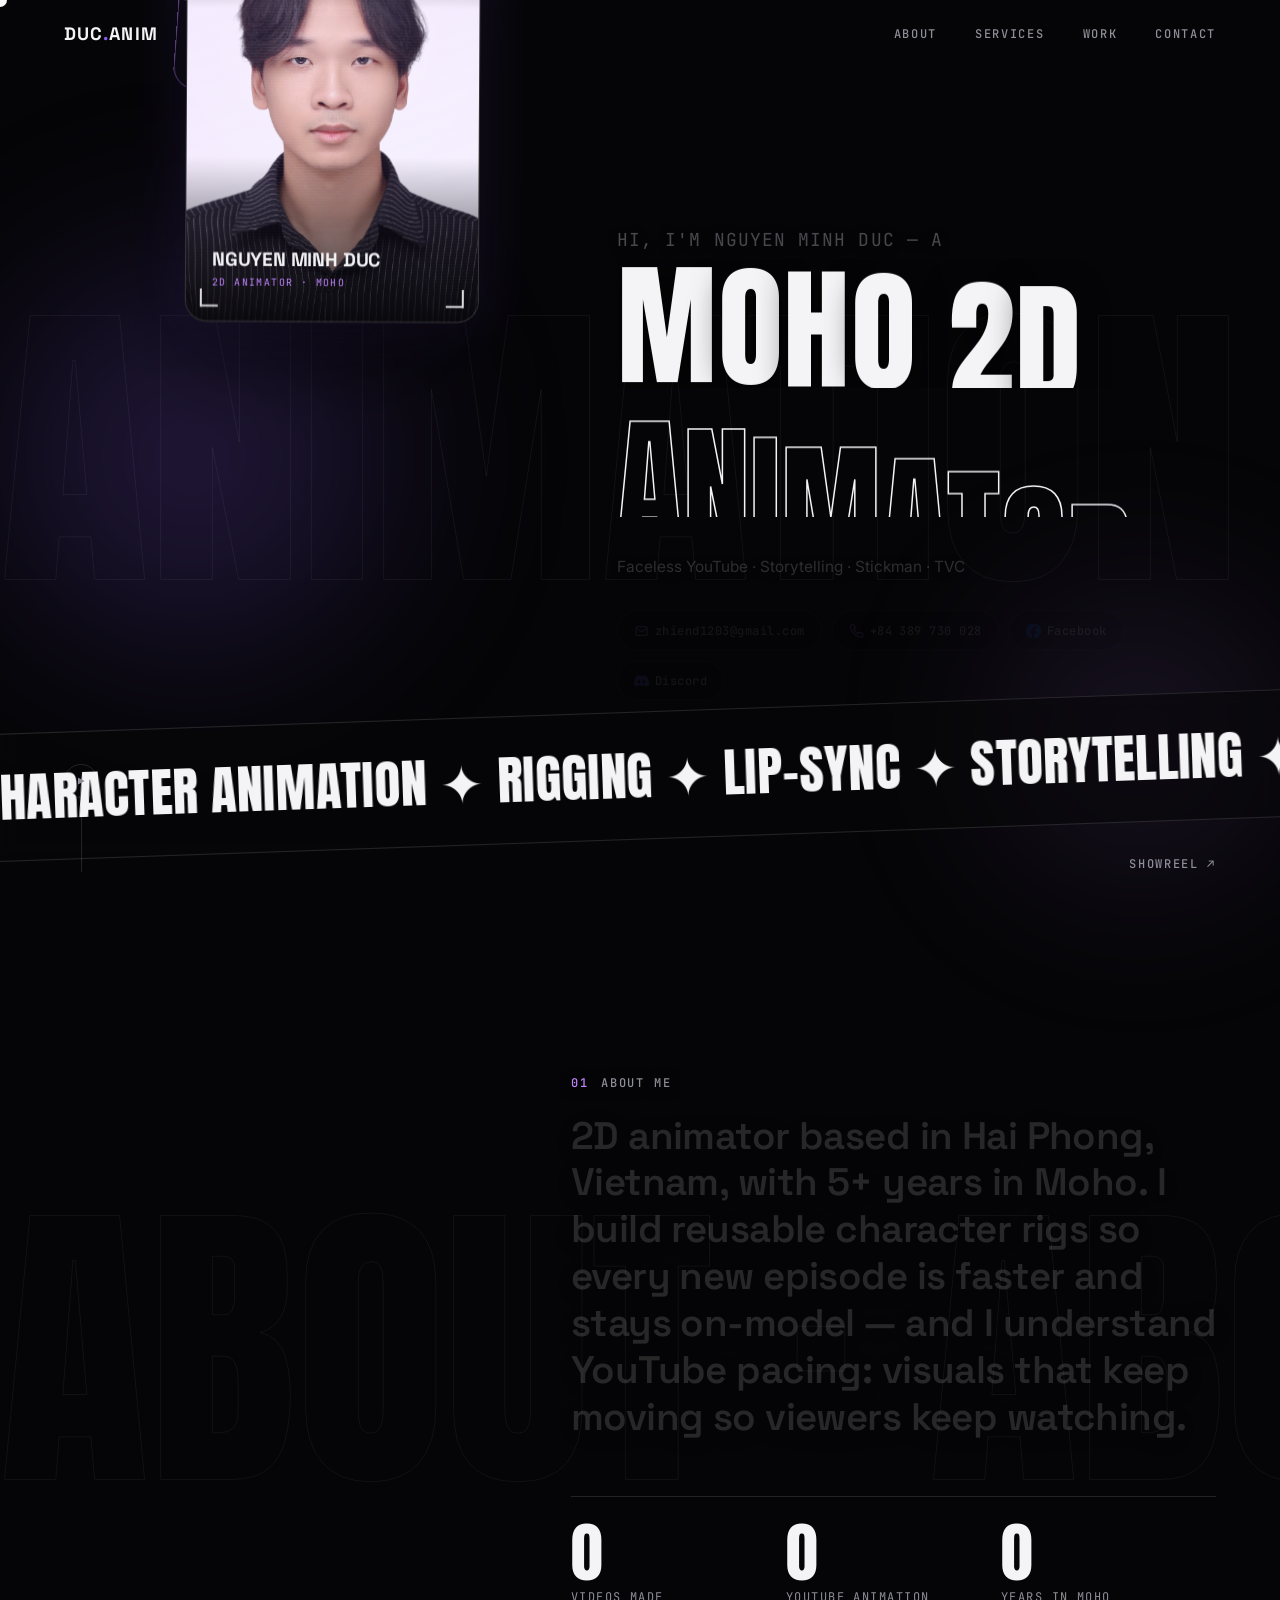
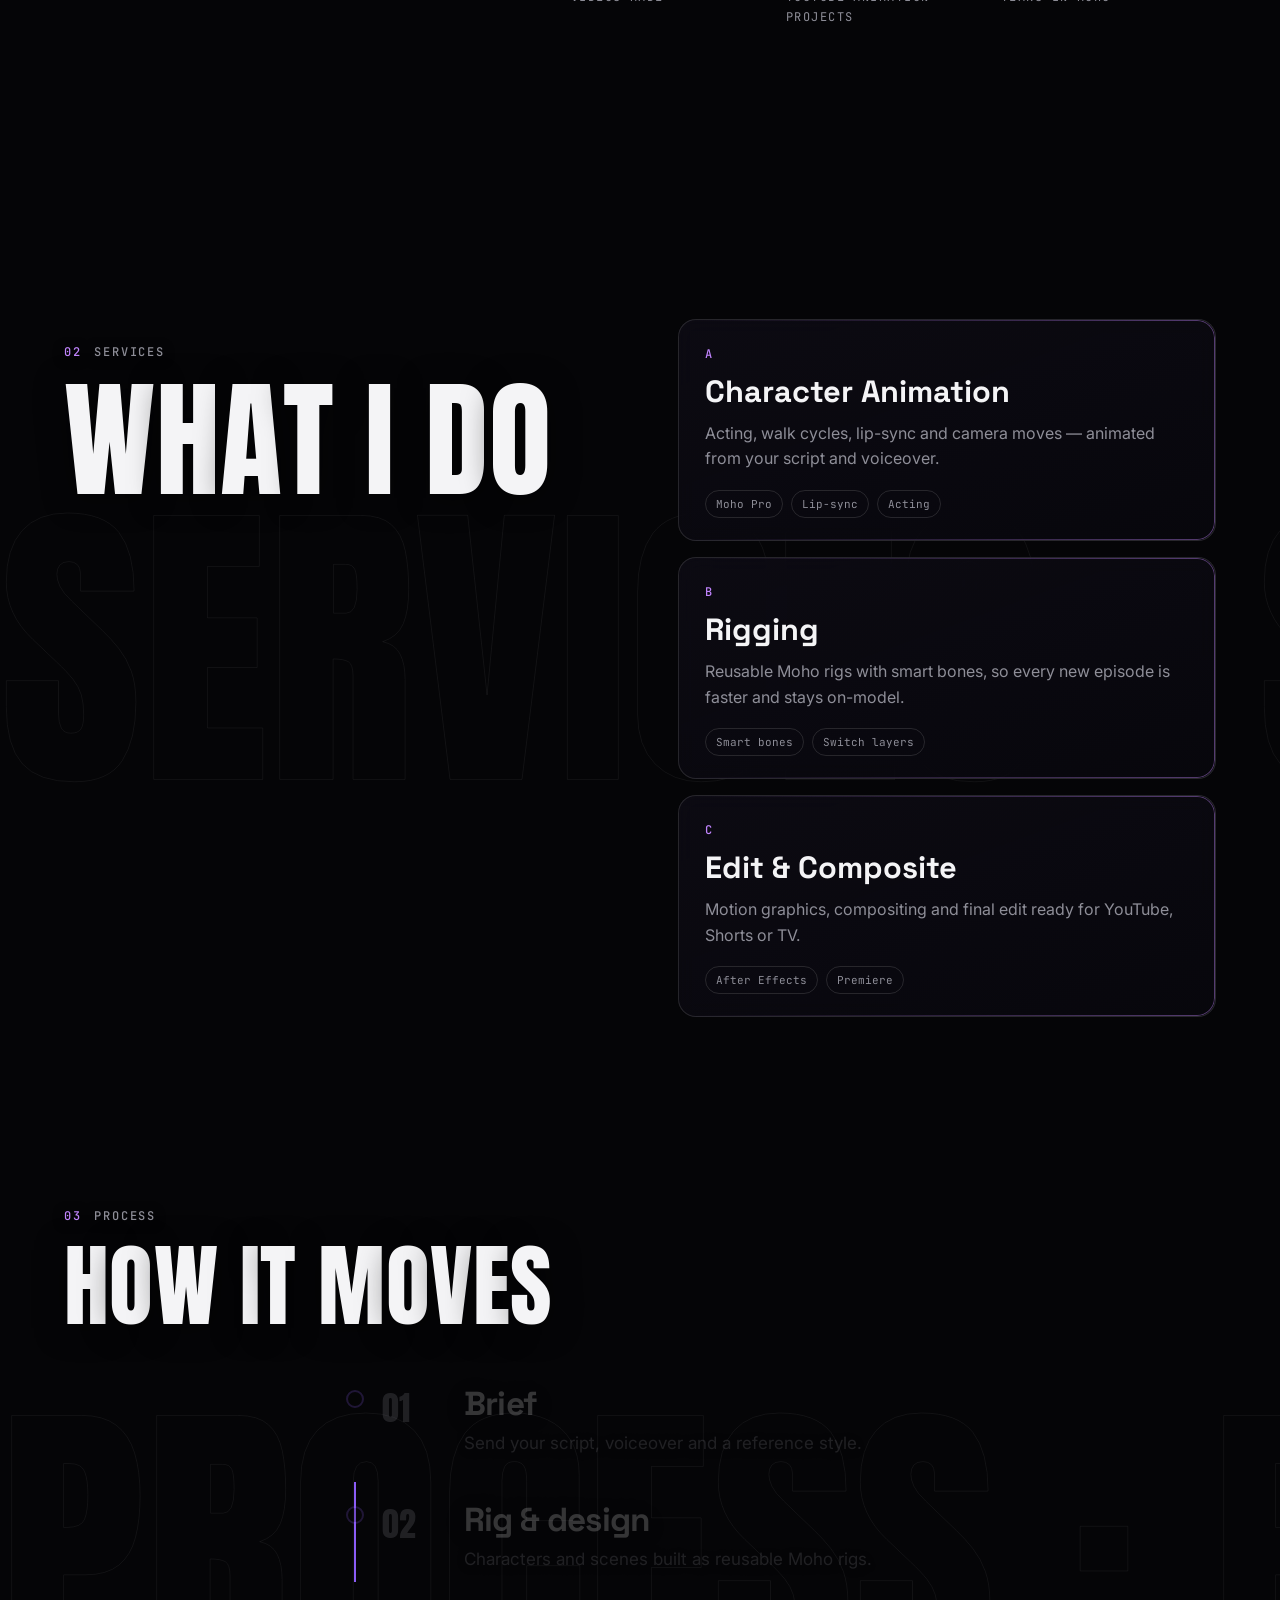
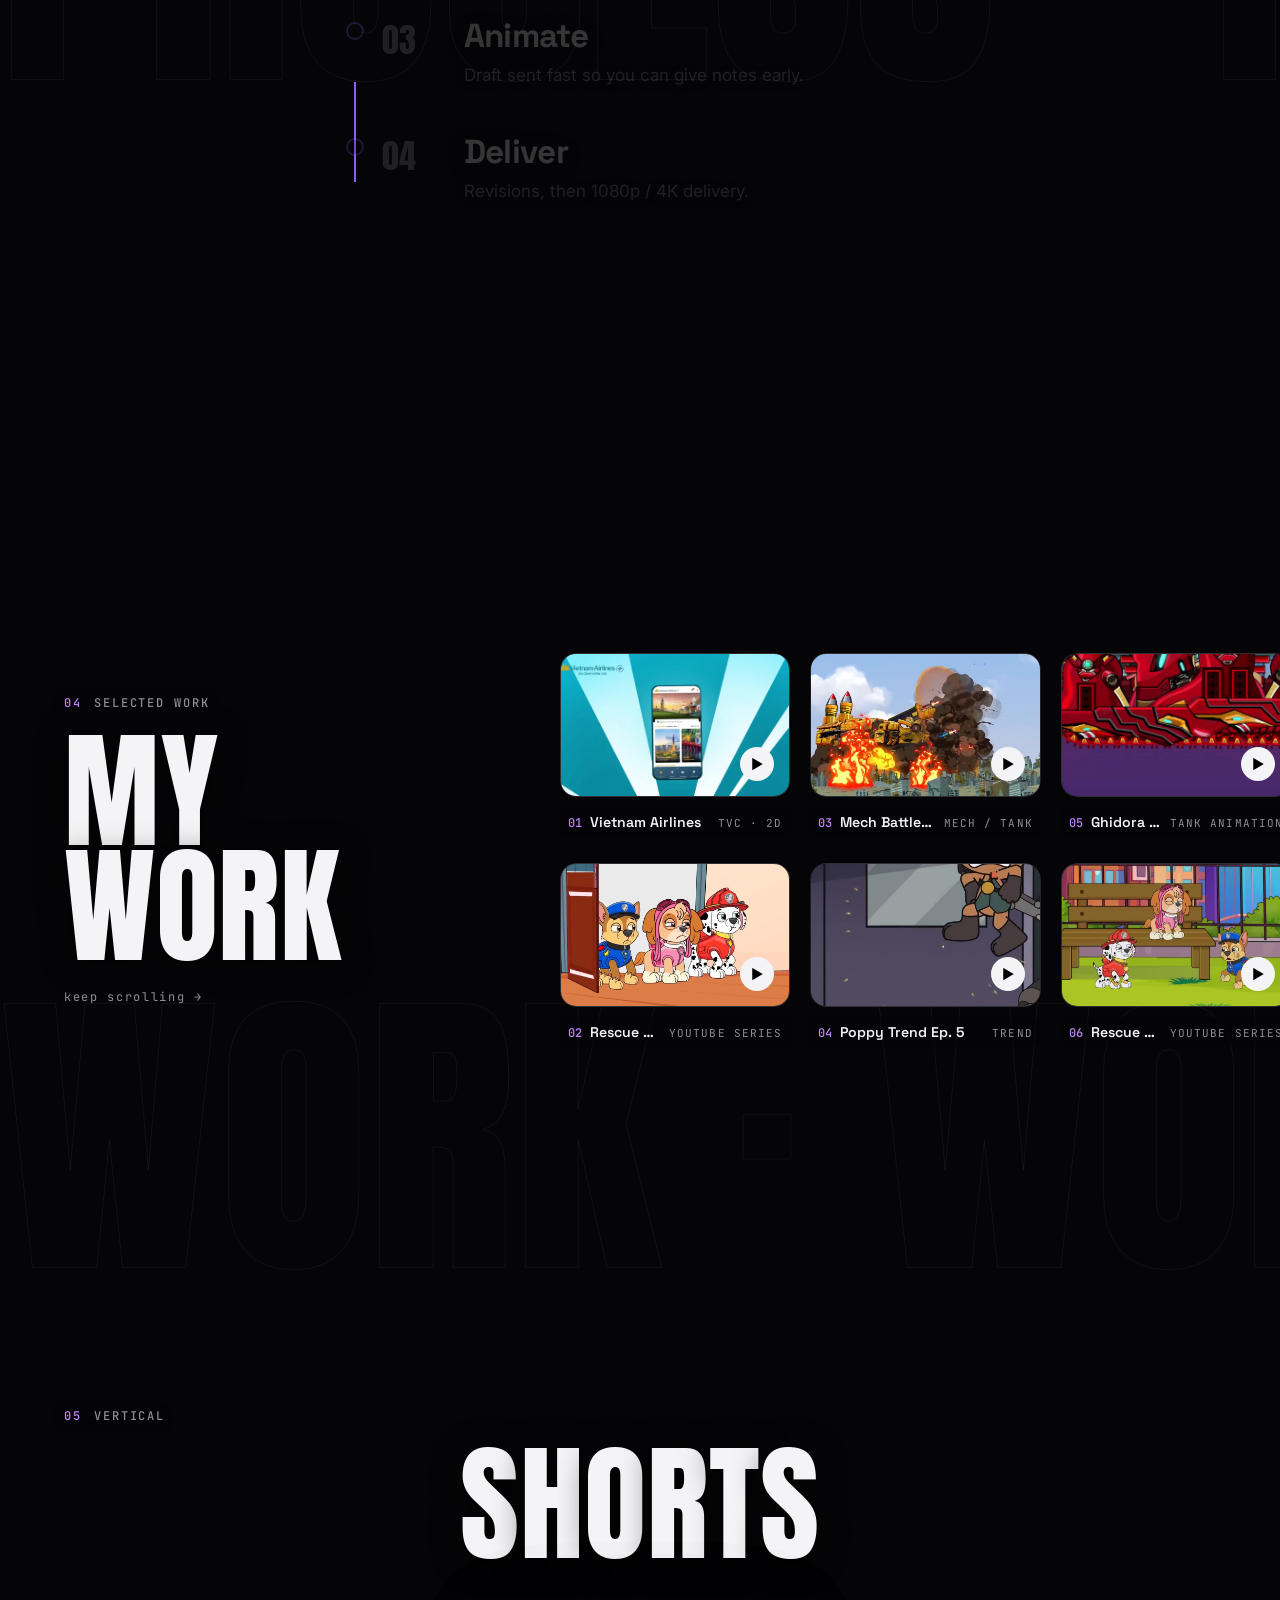
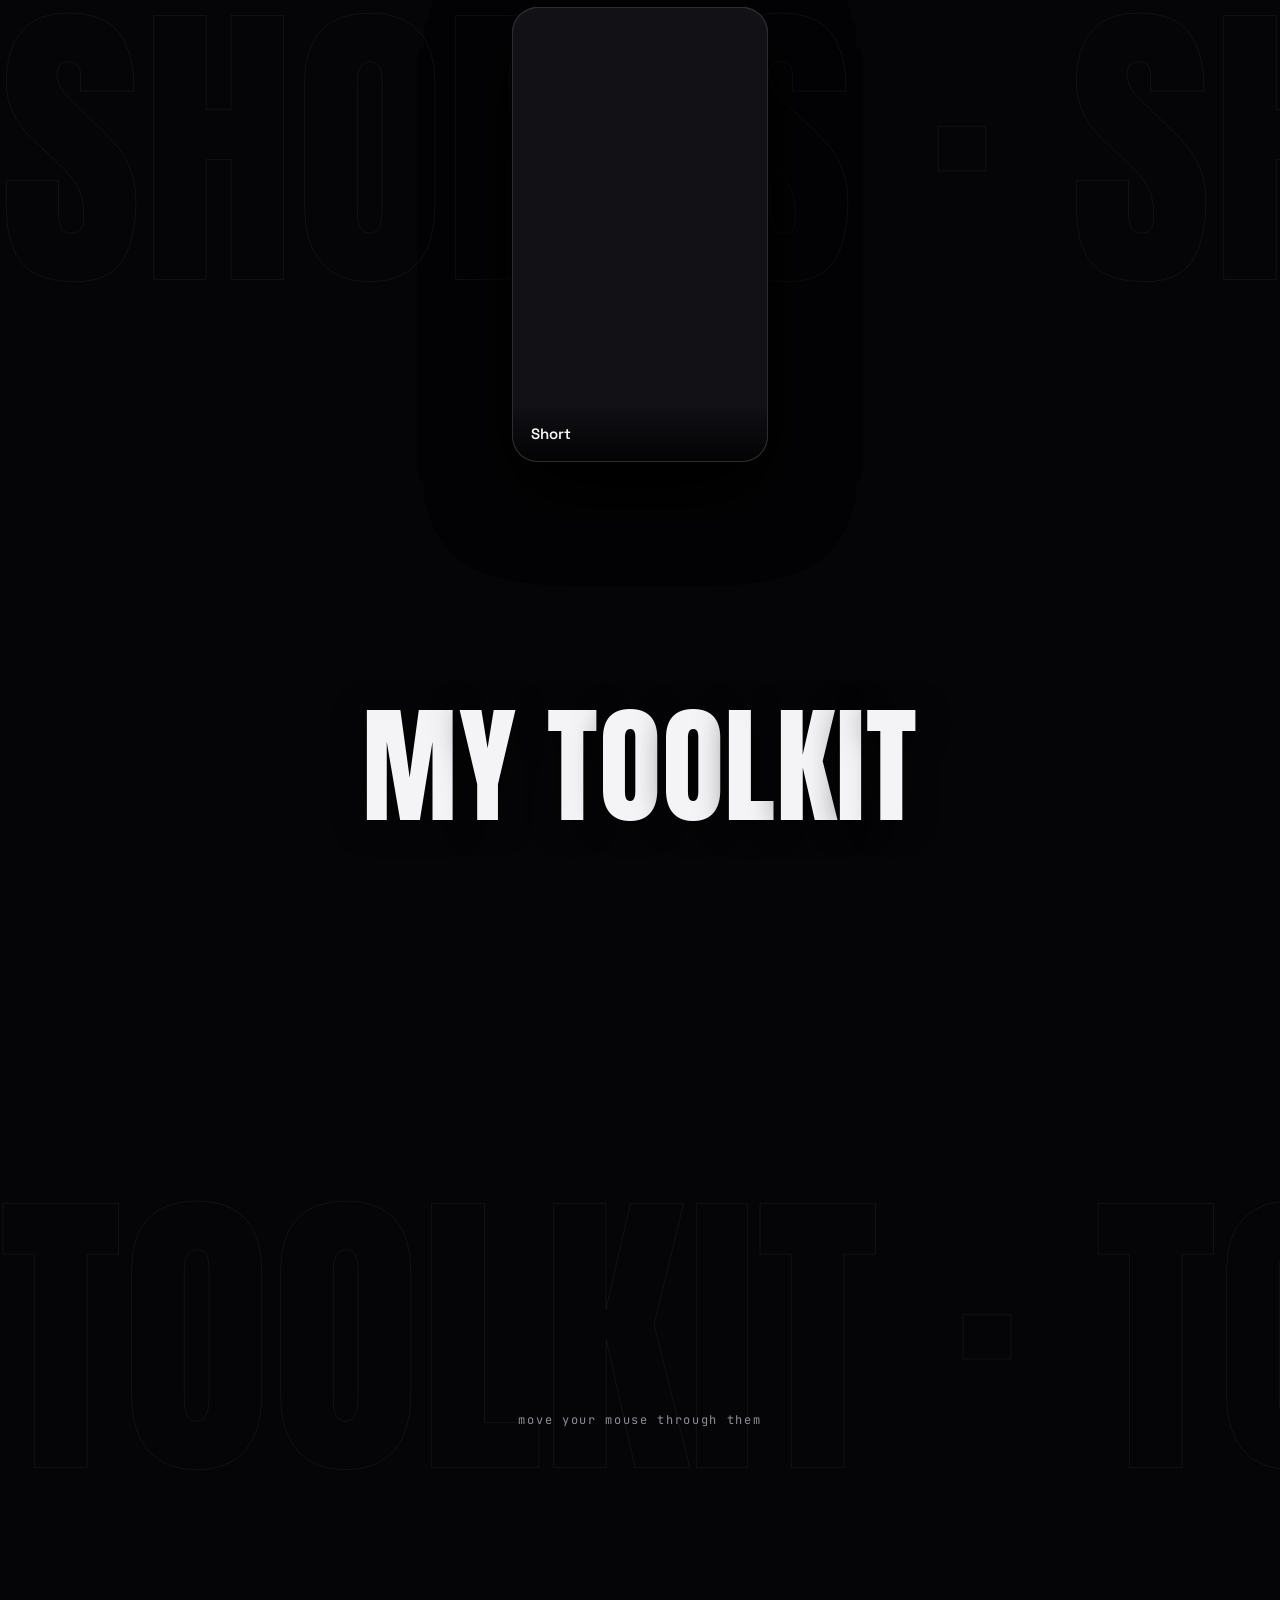
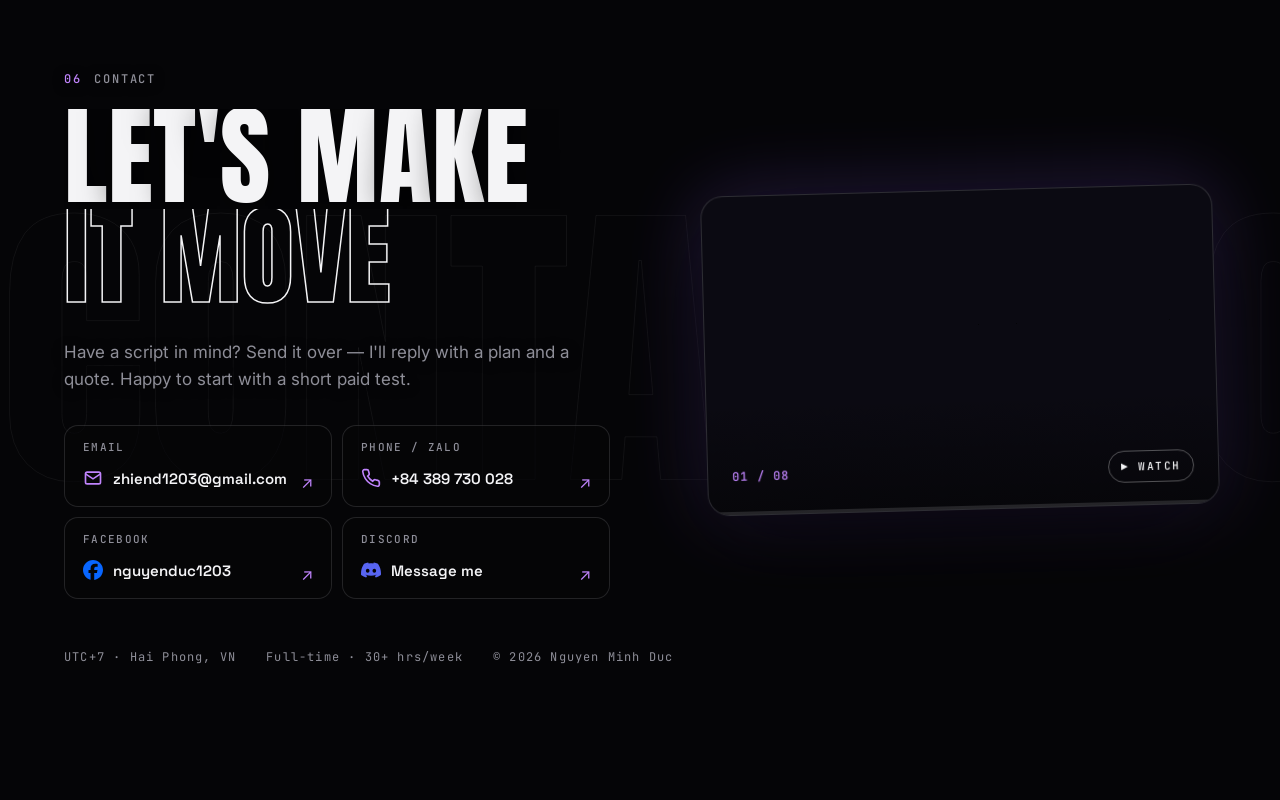
<file: classic.html>
<!doctype html>
<html lang="en">
<head>
  <meta charset="utf-8" />
  <meta name="viewport" content="width=device-width, initial-scale=1" />
  <title>Nguyen Minh Duc — 2D Animator</title>
  <link rel="canonical" href="https://animation.gripe/" />
  <meta property="og:title" content="Nguyen Minh Duc — Moho 2D Animator" />
  <meta property="og:image" content="https://animation.gripe/assets/duc-card.jpg" />
  <meta name="description" content="Nguyen Minh Duc — Moho 2D animator for faceless YouTube, storytelling, stickman videos and TVC commercials." />
  <link rel="icon" href="assets/avatar.jpg" />
  <link rel="preconnect" href="https://fonts.googleapis.com" />
  <link rel="preconnect" href="https://fonts.gstatic.com" crossorigin />
  <link rel="preload" as="style" href="https://fonts.googleapis.com/css2?family=Anton&family=Space+Grotesk:wght@500;600;700&family=Inter:wght@300;400;500;600&family=JetBrains+Mono:wght@400;500&display=swap" />
  <link href="https://fonts.googleapis.com/css2?family=Anton&family=Space+Grotesk:wght@500;600;700&family=Inter:wght@300;400;500;600&family=JetBrains+Mono:wght@400;500&display=swap" rel="stylesheet" media="print" onload="this.media='all'" />
  <noscript><link href="https://fonts.googleapis.com/css2?family=Anton&family=Space+Grotesk:wght@500;600;700&family=Inter:wght@300;400;500;600&family=JetBrains+Mono:wght@400;500&display=swap" rel="stylesheet" /></noscript>
  <link rel="stylesheet" href="v2.css?v=p5q" />
  <link rel="stylesheet" href="v2fix.css?v=c2" />
</head>
<body class="is-loading">
  <!-- LOADER -->
  <div class="loader" aria-hidden="true">
    <div class="loader__count"><span id="loadNum">0</span>%</div>
    <div class="loader__bar"><span id="loadBar"></span></div>
    <p class="loader__hint">warming up the rig…</p>
  </div>

  <canvas id="fx" aria-hidden="true"></canvas>
  <div class="glow glow--a" aria-hidden="true"></div>
  <div class="glow glow--b" aria-hidden="true"></div>
  <div class="pc-wrap" aria-hidden="true">
    <div class="ghost"></div><div class="ghost"></div><div class="ghost"></div>
    <div class="pcard" id="pcard">
      <div class="pcard__face pcard__front">
        <img src="assets/duc-card.jpg" alt="" draggable="false" />
        <span class="pc-corner tl"></span><span class="pc-corner tr"></span><span class="pc-corner bl"></span><span class="pc-corner br"></span>
        <div class="pc-top"><span class="rec">● REC</span><span id="tc">00:00:00:00</span></div>
        <div class="pc-bot"><b>NGUYEN MINH DUC</b><span>2D ANIMATOR · MOHO</span>
          <div class="pc-tags"><em>Character animation</em><em>Rigging</em><em>Lip-sync</em><em>TVC</em><em>Stickman</em></div>
        </div>
        <div class="glare"></div>
      </div>
      <div class="pcard__face pcard__back">
        <div class="pb-head"><span>ID // ANIMATOR</span><span>VN</span></div>
        <div class="pb-name">DUC</div>
        <div class="pb-rows">
          <div><span>Role</span><b>2D Animator</b></div>
          <div><span>Tool</span><b>Moho Pro</b></div>
          <div><span>Base</span><b>Hai Phong · UTC+7</b></div>
          <div><span>Status</span><b class="on">● Available</b></div>
        </div>
        <div class="pb-more">
          <div><span>Experience</span><b>5+ years</b></div>
          <div><span>Projects</span><b>500+ YouTube</b></div>
          <div><span>Focus</span><b>Character · Rig · Lip-sync</b></div>
          <div><span>Hours</span><b>30+ / week</b></div>
          <a class="pb-cta" href="https://www.upwork.com/freelancers/~01a592f6d08bd9ef2b" target="_blank" rel="noopener">Hire on Upwork ↗</a>
          <div class="pb-links">
            <a href="mailto:zhiend1203@gmail.com" title="zhiend1203@gmail.com"><i class="ico"><svg viewBox="0 0 24 24" fill="none" stroke="currentColor" stroke-width="2"><rect x="3" y="5" width="18" height="14" rx="2"/><path d="m3 7 9 6 9-6"/></svg></i><span>Email</span></a>
            <a href="tel:+84389730028" title="+84 389 730 028"><i class="ico"><svg viewBox="0 0 24 24" fill="none" stroke="currentColor" stroke-width="2"><path d="M22 16.9v3a2 2 0 0 1-2.2 2 19.8 19.8 0 0 1-8.6-3.1 19.5 19.5 0 0 1-6-6A19.8 19.8 0 0 1 2.1 4.2 2 2 0 0 1 4.1 2h3a2 2 0 0 1 2 1.7c.1.9.4 1.8.7 2.7a2 2 0 0 1-.5 2.1L8 9.8a16 16 0 0 0 6 6l1.3-1.3a2 2 0 0 1 2.1-.4c.9.3 1.8.6 2.7.7a2 2 0 0 1 1.7 2z"/></svg></i><span>Phone</span></a>
            <a href="https://www.facebook.com/nguyenduc1203/" target="_blank" rel="noopener" title="Facebook"><i class="ico ico--fb"><svg viewBox="0 0 24 24" fill="currentColor"><path d="M9.101 23.691v-7.98H6.627v-3.667h2.474v-1.58c0-4.085 1.848-5.978 5.858-5.978.401 0 .955.042 1.468.103a8.68 8.68 0 0 1 1.141.195v3.325a8.623 8.623 0 0 0-.653-.036 26.805 26.805 0 0 0-.733-.009c-.707 0-1.259.096-1.675.309a1.686 1.686 0 0 0-.679.622c-.258.42-.374.995-.374 1.752v1.297h3.919l-.386 2.103-.287 1.564h-3.246v8.245C19.396 23.238 24 18.179 24 12.044c0-6.627-5.373-12-12-12s-12 5.373-12 12c0 5.628 3.874 10.35 9.101 11.647Z"/></svg></i><span>Facebook</span></a>
            <a href="https://discordapp.com/users/426777851493351440" target="_blank" rel="noopener" title="Discord"><i class="ico ico--dc"><svg viewBox="0 0 24 24" fill="currentColor"><path d="M20.317 4.3698a19.7913 19.7913 0 00-4.8851-1.5152.0741.0741 0 00-.0785.0371c-.211.3753-.4447.8648-.6083 1.2495-1.8447-.2762-3.68-.2762-5.4868 0-.1636-.3933-.4058-.8742-.6177-1.2495a.077.077 0 00-.0785-.037 19.7363 19.7363 0 00-4.8852 1.515.0699.0699 0 00-.0321.0277C.5334 9.0458-.319 13.5799.0992 18.0578a.0824.0824 0 00.0312.0561c2.0528 1.5076 4.0413 2.4228 5.9929 3.0294a.0777.0777 0 00.0842-.0276c.4616-.6304.8731-1.2952 1.226-1.9942a.076.076 0 00-.0416-.1057c-.6528-.2476-1.2743-.5495-1.8722-.8923a.077.077 0 01-.0076-.1277c.1258-.0943.2517-.1923.3718-.2914a.0743.0743 0 01.0776-.0105c3.9278 1.7933 8.18 1.7933 12.0614 0a.0739.0739 0 01.0785.0095c.1202.099.246.1981.3728.2924a.077.077 0 01-.0066.1276 12.2986 12.2986 0 01-1.873.8914.0766.0766 0 00-.0407.1067c.3604.698.7719 1.3628 1.225 1.9932a.076.076 0 00.0842.0286c1.961-.6067 3.9495-1.5219 6.0023-3.0294a.077.077 0 00.0313-.0552c.5004-5.177-.8382-9.6739-3.5485-13.6604a.061.061 0 00-.0312-.0286zM8.02 15.3312c-1.1825 0-2.1569-1.0857-2.1569-2.419 0-1.3332.9555-2.4189 2.157-2.4189 1.2108 0 2.1757 1.0952 2.1568 2.419 0 1.3332-.9555 2.4189-2.1569 2.4189zm7.9748 0c-1.1825 0-2.1569-1.0857-2.1569-2.419 0-1.3332.9554-2.4189 2.1569-2.4189 1.2108 0 2.1757 1.0952 2.1568 2.419 0 1.3332-.946 2.4189-2.1568 2.4189Z"/></svg></i><span>Discord</span></a>
          </div>
        </div>
        <div class="pb-tl"><i></i><i></i><i></i><i></i><i></i><span class="pb-ph"></span></div>
        <div class="pb-foot"><span>frame</span><b id="frameNo">001</b></div>
        <div class="glare"></div>
      </div>
    </div>
  </div>
  <div class="cursor" aria-hidden="true"><span></span></div>
  <div class="progress" aria-hidden="true"><span id="progress"></span></div>

  <header class="nav">
    <a href="#home" class="nav__logo">DUC<span>.</span>ANIM</a>
    <nav class="nav__links">
      <a href="#about">About</a>
      <a href="#services">Services</a>
      <a href="#work">Work</a>
      <a href="#contact">Contact</a>
    </nav>
  </header>

  <aside class="side side--left">
    <a href="https://www.upwork.com/freelancers/~01a592f6d08bd9ef2b" target="_blank" rel="noopener" aria-label="Upwork" class="side__ico">Up</a>
    <button class="side__ico" data-video="12wmU_DsiNMLx8iuridSdKDmmNmwdNfhh" data-title="Showreel" aria-label="Showreel">▶</button>
    <span class="side__line"></span>
  </aside>
  <aside class="side side--right">
    <button class="side__link" data-video="12wmU_DsiNMLx8iuridSdKDmmNmwdNfhh" data-title="Showreel">SHOWREEL ↗</button>
  </aside>

  <main>
    <!-- HERO -->
    <section class="hero" id="home">
      <div class="ghost-word" aria-hidden="true"><span>ANIMATION&nbsp;·&nbsp;ANIMATION&nbsp;·&nbsp;</span><span>ANIMATION&nbsp;·&nbsp;ANIMATION&nbsp;·&nbsp;</span></div>
      <div class="hero__copy">
        <p class="eyebrow" data-hero>Hi, I'm Nguyen Minh Duc — a</p>
        <h1 class="hero__title">
          <span class="line"><span class="split" data-hero-title>MOHO 2D</span></span>
          <span class="line"><span class="split outline" data-hero-title>ANIMATOR</span></span>
        </h1>
        <p class="hero__sub" data-hero>Faceless YouTube · Storytelling · Stickman · TVC</p>
        <div class="hq" data-hero>
          <a class="hq__main magnetic" href="https://www.upwork.com/freelancers/~01a592f6d08bd9ef2b" target="_blank" rel="noopener"><i class="ico ico--up"><svg viewBox="0 0 24 24" fill="currentColor"><path d="M18.561 13.158c-1.102 0-2.135-.467-3.074-1.227l.228-1.076.008-.042c.207-1.143.849-3.06 2.839-3.06 1.492 0 2.703 1.212 2.703 2.703-.001 1.489-1.212 2.702-2.704 2.702zm0-8.14c-2.539 0-4.51 1.649-5.31 4.366-1.22-1.834-2.148-4.036-2.687-5.892H7.828v7.112c-.002 1.406-1.141 2.546-2.547 2.548-1.405-.002-2.543-1.143-2.545-2.548V3.492H0v7.112c0 2.914 2.37 5.303 5.281 5.303 2.913 0 5.283-2.389 5.283-5.303v-1.19c.529 1.107 1.182 2.229 1.974 3.221l-1.673 7.873h2.797l1.213-5.71c1.063.679 2.285 1.109 3.686 1.109 3 0 5.439-2.452 5.439-5.45 0-3-2.439-5.439-5.439-5.439z"/></svg></i>Hire me on Upwork ↗</a>
          <a class="hq__chip" href="mailto:zhiend1203@gmail.com"><i class="ico"><svg viewBox="0 0 24 24" fill="none" stroke="currentColor" stroke-width="2"><rect x="3" y="5" width="18" height="14" rx="2"/><path d="m3 7 9 6 9-6"/></svg></i>zhiend1203@gmail.com</a>
          <a class="hq__chip" href="tel:+84389730028"><i class="ico"><svg viewBox="0 0 24 24" fill="none" stroke="currentColor" stroke-width="2"><path d="M22 16.9v3a2 2 0 0 1-2.2 2 19.8 19.8 0 0 1-8.6-3.1 19.5 19.5 0 0 1-6-6A19.8 19.8 0 0 1 2.1 4.2 2 2 0 0 1 4.1 2h3a2 2 0 0 1 2 1.7c.1.9.4 1.8.7 2.7a2 2 0 0 1-.5 2.1L8 9.8a16 16 0 0 0 6 6l1.3-1.3a2 2 0 0 1 2.1-.4c.9.3 1.8.6 2.7.7a2 2 0 0 1 1.7 2z"/></svg></i>+84 389 730 028</a>
          <a class="hq__chip" href="https://www.facebook.com/nguyenduc1203/" target="_blank" rel="noopener"><i class="ico ico--fb"><svg viewBox="0 0 24 24" fill="currentColor"><path d="M9.101 23.691v-7.98H6.627v-3.667h2.474v-1.58c0-4.085 1.848-5.978 5.858-5.978.401 0 .955.042 1.468.103a8.68 8.68 0 0 1 1.141.195v3.325a8.623 8.623 0 0 0-.653-.036 26.805 26.805 0 0 0-.733-.009c-.707 0-1.259.096-1.675.309a1.686 1.686 0 0 0-.679.622c-.258.42-.374.995-.374 1.752v1.297h3.919l-.386 2.103-.287 1.564h-3.246v8.245C19.396 23.238 24 18.179 24 12.044c0-6.627-5.373-12-12-12s-12 5.373-12 12c0 5.628 3.874 10.35 9.101 11.647Z"/></svg></i>Facebook</a>
          <a class="hq__chip" href="https://discordapp.com/users/426777851493351440" target="_blank" rel="noopener"><i class="ico ico--dc"><svg viewBox="0 0 24 24" fill="currentColor"><path d="M20.317 4.3698a19.7913 19.7913 0 00-4.8851-1.5152.0741.0741 0 00-.0785.0371c-.211.3753-.4447.8648-.6083 1.2495-1.8447-.2762-3.68-.2762-5.4868 0-.1636-.3933-.4058-.8742-.6177-1.2495a.077.077 0 00-.0785-.037 19.7363 19.7363 0 00-4.8852 1.515.0699.0699 0 00-.0321.0277C.5334 9.0458-.319 13.5799.0992 18.0578a.0824.0824 0 00.0312.0561c2.0528 1.5076 4.0413 2.4228 5.9929 3.0294a.0777.0777 0 00.0842-.0276c.4616-.6304.8731-1.2952 1.226-1.9942a.076.076 0 00-.0416-.1057c-.6528-.2476-1.2743-.5495-1.8722-.8923a.077.077 0 01-.0076-.1277c.1258-.0943.2517-.1923.3718-.2914a.0743.0743 0 01.0776-.0105c3.9278 1.7933 8.18 1.7933 12.0614 0a.0739.0739 0 01.0785.0095c.1202.099.246.1981.3728.2924a.077.077 0 01-.0066.1276 12.2986 12.2986 0 01-1.873.8914.0766.0766 0 00-.0407.1067c.3604.698.7719 1.3628 1.225 1.9932a.076.076 0 00.0842.0286c1.961-.6067 3.9495-1.5219 6.0023-3.0294a.077.077 0 00.0313-.0552c.5004-5.177-.8382-9.6739-3.5485-13.6604a.061.061 0 00-.0312-.0286zM8.02 15.3312c-1.1825 0-2.1569-1.0857-2.1569-2.419 0-1.3332.9555-2.4189 2.157-2.4189 1.2108 0 2.1757 1.0952 2.1568 2.419 0 1.3332-.9555 2.4189-2.1569 2.4189zm7.9748 0c-1.1825 0-2.1569-1.0857-2.1569-2.419 0-1.3332.9554-2.4189 2.1569-2.4189 1.2108 0 2.1757 1.0952 2.1568 2.419 0 1.3332-.946 2.4189-2.1568 2.4189Z"/></svg></i>Discord</a>
        </div>
      </div>
    <div class="marquee" aria-hidden="true">
        <div class="marquee__track" id="marquee">
          <span>CHARACTER ANIMATION ✦ RIGGING ✦ LIP-SYNC ✦ STORYTELLING ✦ STICKMAN ✦ TVC ✦ SHORTS ✦&nbsp;</span>
          <span>CHARACTER ANIMATION ✦ RIGGING ✦ LIP-SYNC ✦ STORYTELLING ✦ STICKMAN ✦ TVC ✦ SHORTS ✦&nbsp;</span>
        </div>
      </div>

      <a href="#about" class="hero__scroll" data-hero><span class="mouse"><span></span></span> scroll</a>
    </section>

    <!-- ABOUT -->
    <section class="about" id="about">
      <div class="ghost-word" aria-hidden="true"><span>ABOUT&nbsp;·&nbsp;ABOUT&nbsp;·&nbsp;</span><span>ABOUT&nbsp;·&nbsp;ABOUT&nbsp;·&nbsp;</span></div>
      <div class="about__box">
        <p class="kicker"><span>01</span> About me</p>
        <p class="about__text scrub-words">2D animator based in Hai Phong, Vietnam, with 5+ years in Moho. I build reusable character rigs so every new episode is faster and stays on-model — and I understand YouTube pacing: visuals that keep moving so viewers keep watching.</p>
        <div class="stats">
          <div class="stat"><b data-count="1000" data-suffix="+">0</b><span>Videos made</span></div>
          <div class="stat"><b data-count="500" data-suffix="+">0</b><span>YouTube animation projects</span></div>
          <div class="stat"><b data-count="5" data-suffix="+">0</b><span>Years in Moho</span></div>
        </div>
      </div>
    </section>

    <!-- SERVICES (desk scene) -->
    <section class="services" id="services">
      <div class="ghost-word" aria-hidden="true"><span>SERVICES&nbsp;·&nbsp;SERVICES&nbsp;·&nbsp;</span><span>SERVICES&nbsp;·&nbsp;SERVICES&nbsp;·&nbsp;</span></div>
      <div class="services__head">
        <p class="kicker"><span>02</span> Services</p>
        <h2 class="big split-scrub">WHAT I DO</h2>
      </div>
      <div class="services__list">
        <article class="svc">
          <span class="svc__n">A</span>
          <h3>Character Animation</h3>
          <p>Acting, walk cycles, lip-sync and camera moves — animated from your script and voiceover.</p>
          <div class="svc__tags"><span>Moho Pro</span><span>Lip-sync</span><span>Acting</span></div>
        </article>
        <article class="svc">
          <span class="svc__n">B</span>
          <h3>Rigging</h3>
          <p>Reusable Moho rigs with smart bones, so every new episode is faster and stays on-model.</p>
          <div class="svc__tags"><span>Smart bones</span><span>Switch layers</span></div>
        </article>
        <article class="svc">
          <span class="svc__n">C</span>
          <h3>Edit &amp; Composite</h3>
          <p>Motion graphics, compositing and final edit ready for YouTube, Shorts or TV.</p>
          <div class="svc__tags"><span>After Effects</span><span>Premiere</span></div>
        </article>
      </div>
    </section>

    <!-- PROCESS -->
    <section class="process" id="process">
      <div class="ghost-word" aria-hidden="true"><span>PROCESS&nbsp;·&nbsp;PROCESS&nbsp;·&nbsp;</span><span>PROCESS&nbsp;·&nbsp;PROCESS&nbsp;·&nbsp;</span></div>
      <p class="kicker"><span>03</span> Process</p>
      <h2 class="big split-scrub">HOW IT MOVES</h2>
      <div class="timeline">
        <svg class="timeline__svg" viewBox="0 0 4 100" preserveAspectRatio="none"><line x1="2" y1="0" x2="2" y2="100" /></svg>
        <div class="step"><span class="step__dot"></span><span class="step__n">01</span><div><h3>Brief</h3><p>Send your script, voiceover and a reference style.</p></div></div>
        <div class="step"><span class="step__dot"></span><span class="step__n">02</span><div><h3>Rig &amp; design</h3><p>Characters and scenes built as reusable Moho rigs.</p></div></div>
        <div class="step"><span class="step__dot"></span><span class="step__n">03</span><div><h3>Animate</h3><p>Draft sent fast so you can give notes early.</p></div></div>
        <div class="step"><span class="step__dot"></span><span class="step__n">04</span><div><h3>Deliver</h3><p>Revisions, then 1080p / 4K delivery.</p></div></div>
      </div>
    </section>

    <!-- WORK (horizontal) -->
    <section class="work" id="work">
      <div class="ghost-word" aria-hidden="true"><span>WORK&nbsp;·&nbsp;WORK&nbsp;·&nbsp;</span><span>WORK&nbsp;·&nbsp;WORK&nbsp;·&nbsp;</span></div>
      <div class="work__pin">
        <div class="work__head">
          <p class="kicker"><span>04</span> Selected work</p>
          <h2 class="big">MY WORK</h2>
          <p class="work__hint">keep scrolling →</p>
        </div>
        <div class="work__track" id="workTrack"></div>
      </div>
    </section>

    <!-- SHORTS -->
    <section class="shorts" id="shorts">
      <div class="ghost-word" aria-hidden="true"><span>SHORTS&nbsp;·&nbsp;SHORTS&nbsp;·&nbsp;</span><span>SHORTS&nbsp;·&nbsp;SHORTS&nbsp;·&nbsp;</span></div>
      <p class="kicker"><span>05</span> Vertical</p>
      <h2 class="big split-scrub">SHORTS</h2>
      <div class="fan" id="fan"></div>
    </section>

    <!-- TOOLS (physics balls) -->
    <section class="tools" id="tools">
      <div class="ghost-word" aria-hidden="true"><span>TOOLKIT&nbsp;·&nbsp;TOOLKIT&nbsp;·&nbsp;</span><span>TOOLKIT&nbsp;·&nbsp;TOOLKIT&nbsp;·&nbsp;</span></div>
      <h2 class="big tools__title split-scrub">MY TOOLKIT</h2>
      <p class="tools__hint">move your mouse through them</p>
      <canvas id="balls"></canvas>
    </section>

    <!-- CONTACT -->
    <section class="contact" id="contact">
      <div class="ghost-word" aria-hidden="true"><span>CONTACT&nbsp;·&nbsp;CONTACT&nbsp;·&nbsp;</span><span>CONTACT&nbsp;·&nbsp;CONTACT&nbsp;·&nbsp;</span></div>
      <div class="reel" id="reel">
        <div class="reel__stage" id="reelStage"></div>
        <div class="reel__ui"><span class="reel__n" id="reelN">01 / 08</span><span class="reel__t" id="reelT"></span><span class="reel__play">▶ watch</span></div>
        <span class="reel__bar"><i id="reelBar"></i></span>
      </div>
      <p class="kicker"><span>06</span> Contact</p>
      <h2 class="contact__title">
        <span class="line"><span class="split" data-contact>LET'S MAKE</span></span>
        <span class="line"><span class="split outline" data-contact>IT MOVE</span></span>
      </h2>
      <p class="contact__sub">Have a script in mind? Send it over — I'll reply with a plan and a quote. Happy to start with a short paid test.</p>
      <div class="cx__row">
        <a class="cta magnetic" href="https://www.upwork.com/freelancers/~01a592f6d08bd9ef2b" target="_blank" rel="noopener"><span><i class="ico ico--up"><svg viewBox="0 0 24 24" fill="currentColor"><path d="M18.561 13.158c-1.102 0-2.135-.467-3.074-1.227l.228-1.076.008-.042c.207-1.143.849-3.06 2.839-3.06 1.492 0 2.703 1.212 2.703 2.703-.001 1.489-1.212 2.702-2.704 2.702zm0-8.14c-2.539 0-4.51 1.649-5.31 4.366-1.22-1.834-2.148-4.036-2.687-5.892H7.828v7.112c-.002 1.406-1.141 2.546-2.547 2.548-1.405-.002-2.543-1.143-2.545-2.548V3.492H0v7.112c0 2.914 2.37 5.303 5.281 5.303 2.913 0 5.283-2.389 5.283-5.303v-1.19c.529 1.107 1.182 2.229 1.974 3.221l-1.673 7.873h2.797l1.213-5.71c1.063.679 2.285 1.109 3.686 1.109 3 0 5.439-2.452 5.439-5.45 0-3-2.439-5.439-5.439-5.439z"/></svg></i>Hire me on Upwork ↗</span></a>
        <div class="cx__links">
          <a class="cx__link" href="mailto:zhiend1203@gmail.com"><span>Email</span><b><i class="ico"><svg viewBox="0 0 24 24" fill="none" stroke="currentColor" stroke-width="2"><rect x="3" y="5" width="18" height="14" rx="2"/><path d="m3 7 9 6 9-6"/></svg></i>zhiend1203@gmail.com</b><i>↗</i></a>
          <a class="cx__link" href="tel:+84389730028"><span>Phone / Zalo</span><b><i class="ico"><svg viewBox="0 0 24 24" fill="none" stroke="currentColor" stroke-width="2"><path d="M22 16.9v3a2 2 0 0 1-2.2 2 19.8 19.8 0 0 1-8.6-3.1 19.5 19.5 0 0 1-6-6A19.8 19.8 0 0 1 2.1 4.2 2 2 0 0 1 4.1 2h3a2 2 0 0 1 2 1.7c.1.9.4 1.8.7 2.7a2 2 0 0 1-.5 2.1L8 9.8a16 16 0 0 0 6 6l1.3-1.3a2 2 0 0 1 2.1-.4c.9.3 1.8.6 2.7.7a2 2 0 0 1 1.7 2z"/></svg></i>+84 389 730 028</b><i>↗</i></a>
          <a class="cx__link" href="https://www.facebook.com/nguyenduc1203/" target="_blank" rel="noopener"><span>Facebook</span><b><i class="ico ico--fb"><svg viewBox="0 0 24 24" fill="currentColor"><path d="M9.101 23.691v-7.98H6.627v-3.667h2.474v-1.58c0-4.085 1.848-5.978 5.858-5.978.401 0 .955.042 1.468.103a8.68 8.68 0 0 1 1.141.195v3.325a8.623 8.623 0 0 0-.653-.036 26.805 26.805 0 0 0-.733-.009c-.707 0-1.259.096-1.675.309a1.686 1.686 0 0 0-.679.622c-.258.42-.374.995-.374 1.752v1.297h3.919l-.386 2.103-.287 1.564h-3.246v8.245C19.396 23.238 24 18.179 24 12.044c0-6.627-5.373-12-12-12s-12 5.373-12 12c0 5.628 3.874 10.35 9.101 11.647Z"/></svg></i>nguyenduc1203</b><i>↗</i></a>
          <a class="cx__link" href="https://discordapp.com/users/426777851493351440" target="_blank" rel="noopener"><span>Discord</span><b><i class="ico ico--dc"><svg viewBox="0 0 24 24" fill="currentColor"><path d="M20.317 4.3698a19.7913 19.7913 0 00-4.8851-1.5152.0741.0741 0 00-.0785.0371c-.211.3753-.4447.8648-.6083 1.2495-1.8447-.2762-3.68-.2762-5.4868 0-.1636-.3933-.4058-.8742-.6177-1.2495a.077.077 0 00-.0785-.037 19.7363 19.7363 0 00-4.8852 1.515.0699.0699 0 00-.0321.0277C.5334 9.0458-.319 13.5799.0992 18.0578a.0824.0824 0 00.0312.0561c2.0528 1.5076 4.0413 2.4228 5.9929 3.0294a.0777.0777 0 00.0842-.0276c.4616-.6304.8731-1.2952 1.226-1.9942a.076.076 0 00-.0416-.1057c-.6528-.2476-1.2743-.5495-1.8722-.8923a.077.077 0 01-.0076-.1277c.1258-.0943.2517-.1923.3718-.2914a.0743.0743 0 01.0776-.0105c3.9278 1.7933 8.18 1.7933 12.0614 0a.0739.0739 0 01.0785.0095c.1202.099.246.1981.3728.2924a.077.077 0 01-.0066.1276 12.2986 12.2986 0 01-1.873.8914.0766.0766 0 00-.0407.1067c.3604.698.7719 1.3628 1.225 1.9932a.076.076 0 00.0842.0286c1.961-.6067 3.9495-1.5219 6.0023-3.0294a.077.077 0 00.0313-.0552c.5004-5.177-.8382-9.6739-3.5485-13.6604a.061.061 0 00-.0312-.0286zM8.02 15.3312c-1.1825 0-2.1569-1.0857-2.1569-2.419 0-1.3332.9555-2.4189 2.157-2.4189 1.2108 0 2.1757 1.0952 2.1568 2.419 0 1.3332-.9555 2.4189-2.1569 2.4189zm7.9748 0c-1.1825 0-2.1569-1.0857-2.1569-2.419 0-1.3332.9554-2.4189 2.1569-2.4189 1.2108 0 2.1757 1.0952 2.1568 2.419 0 1.3332-.946 2.4189-2.1568 2.4189Z"/></svg></i>Message me</b><i>↗</i></a>
        </div>
      </div>
      <div class="contact__meta">
        <span>UTC+7 · Hai Phong, VN</span><span>Full-time · 30+ hrs/week</span><span>© <span id="year"></span> Nguyen Minh Duc</span>
      </div>
    </section>
  </main>


  <div class="modal" id="modal" aria-hidden="true" role="dialog" aria-modal="true">
    <div class="modal__bg" data-close></div>
    <div class="modal__box">
      <button class="modal__x" data-close aria-label="Close">✕</button>
      <div class="modal__media" id="modalMedia"></div>
      <p class="modal__title" id="modalTitle"></p>
    </div>
  </div>

  <script src="vendor/gsap.min.js"></script>
  <script src="vendor/ScrollTrigger.min.js"></script>
  <script src="vendor/lenis.min.js"></script>
  <script src="projects.js?v=p5q"></script>
  <script type="module" src="v2.js?v=c4"></script>
  <script>setTimeout(function(){if(document.body.classList.contains("is-loading")){document.body.classList.remove("is-loading");var l=document.querySelector(".loader");l&&l.remove();}},9000);</script>
</body>
</html>
</file>
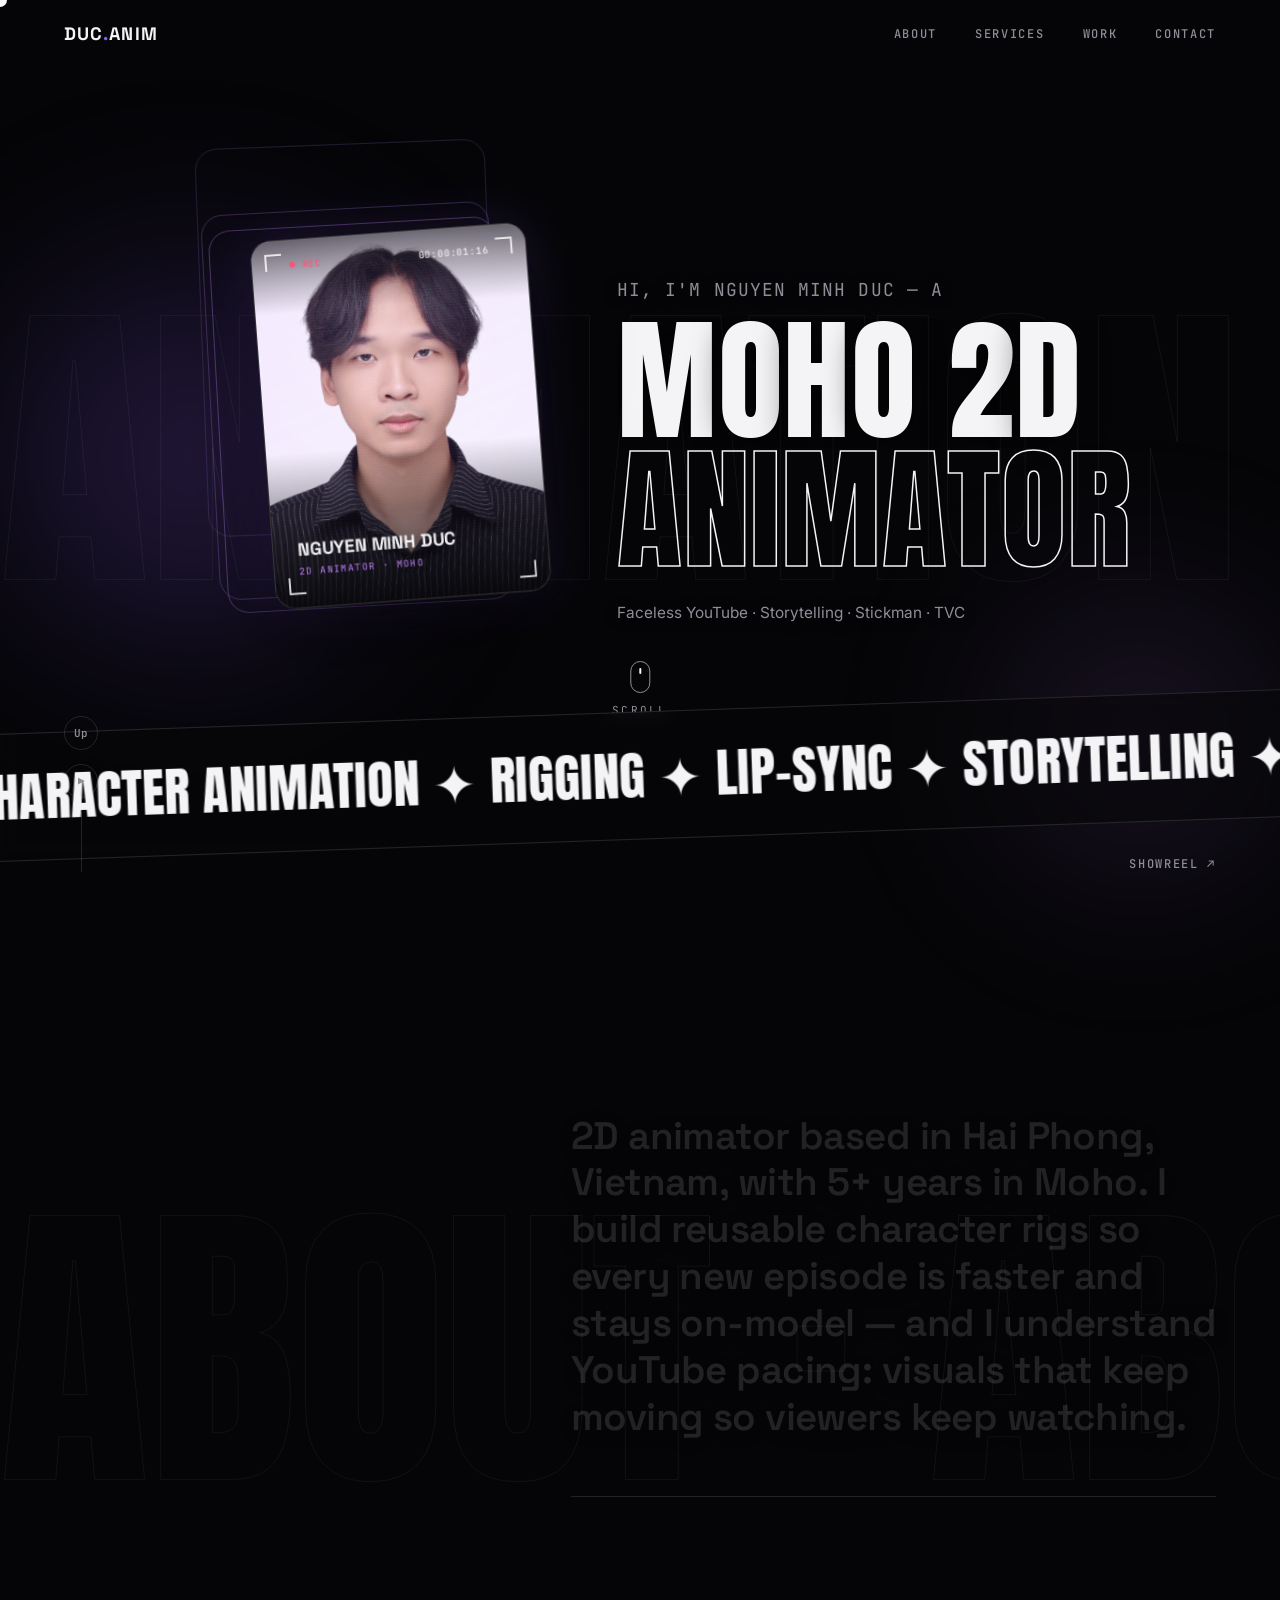
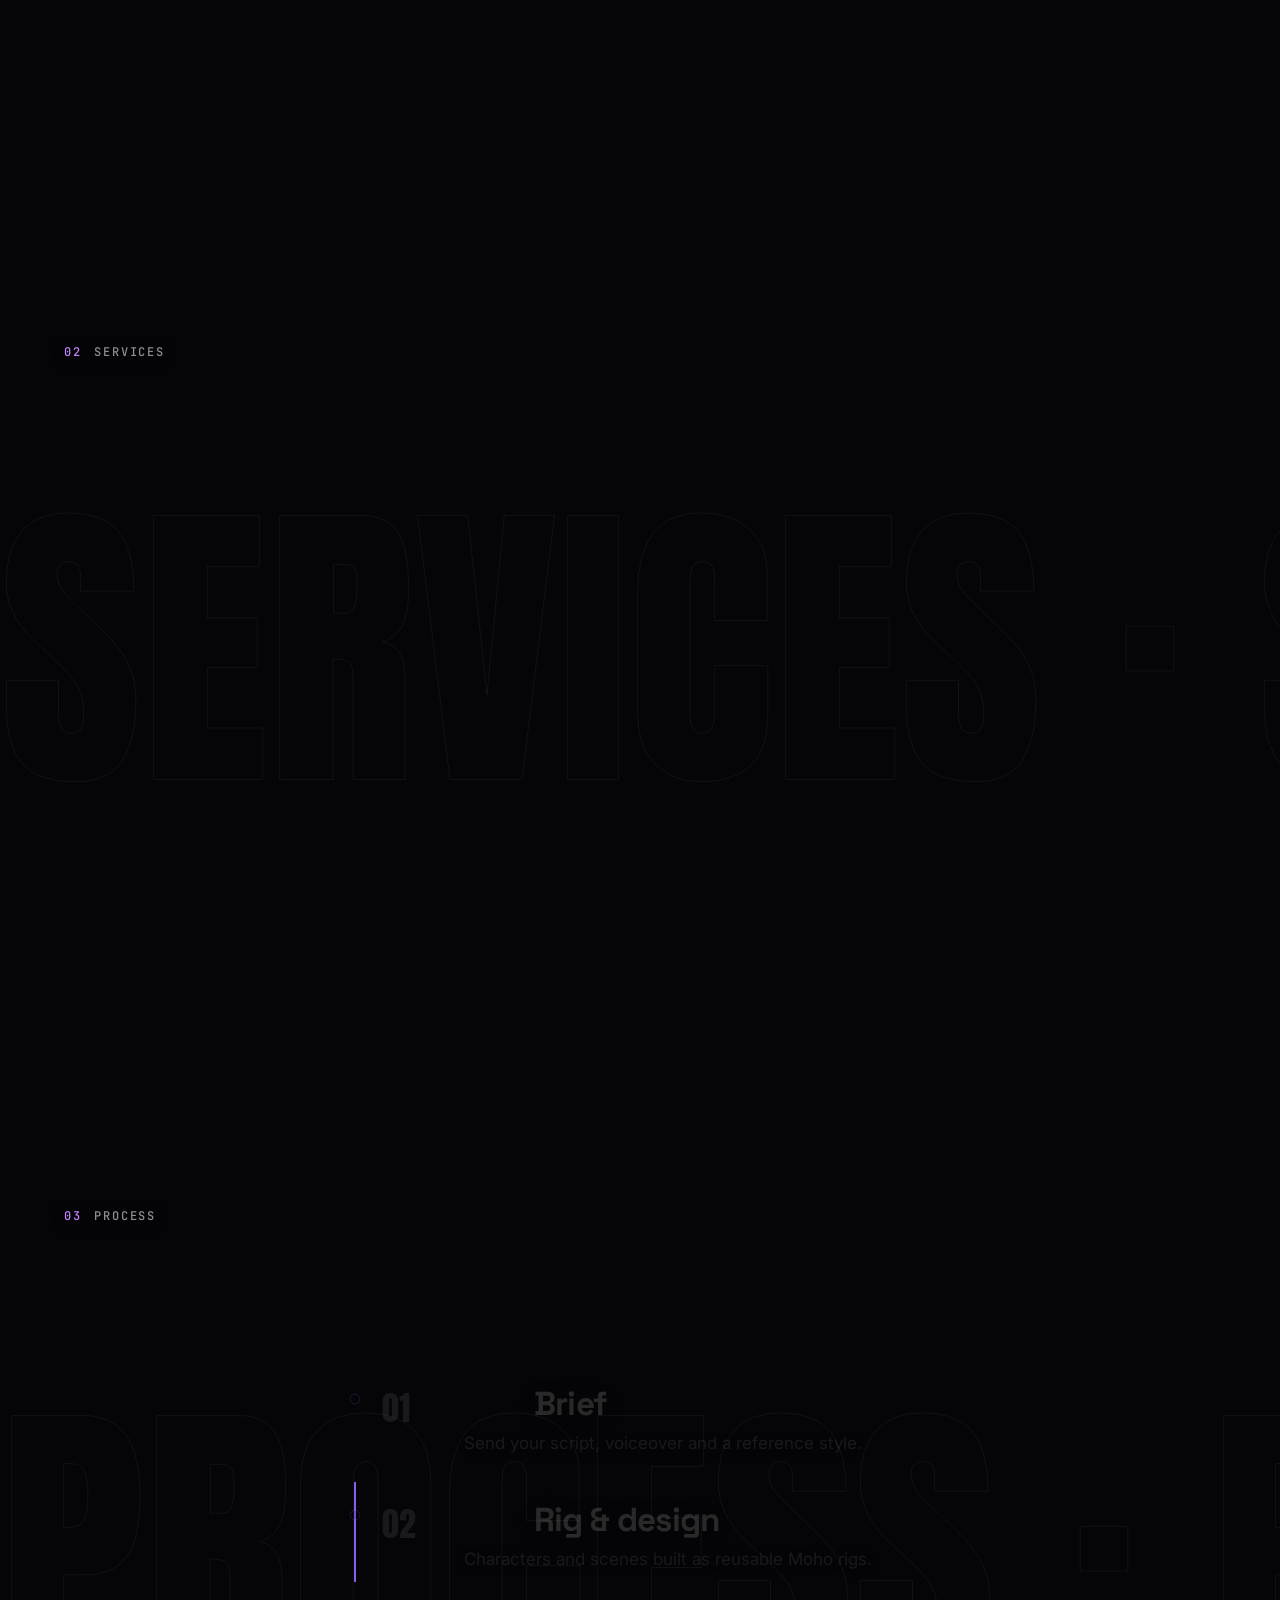
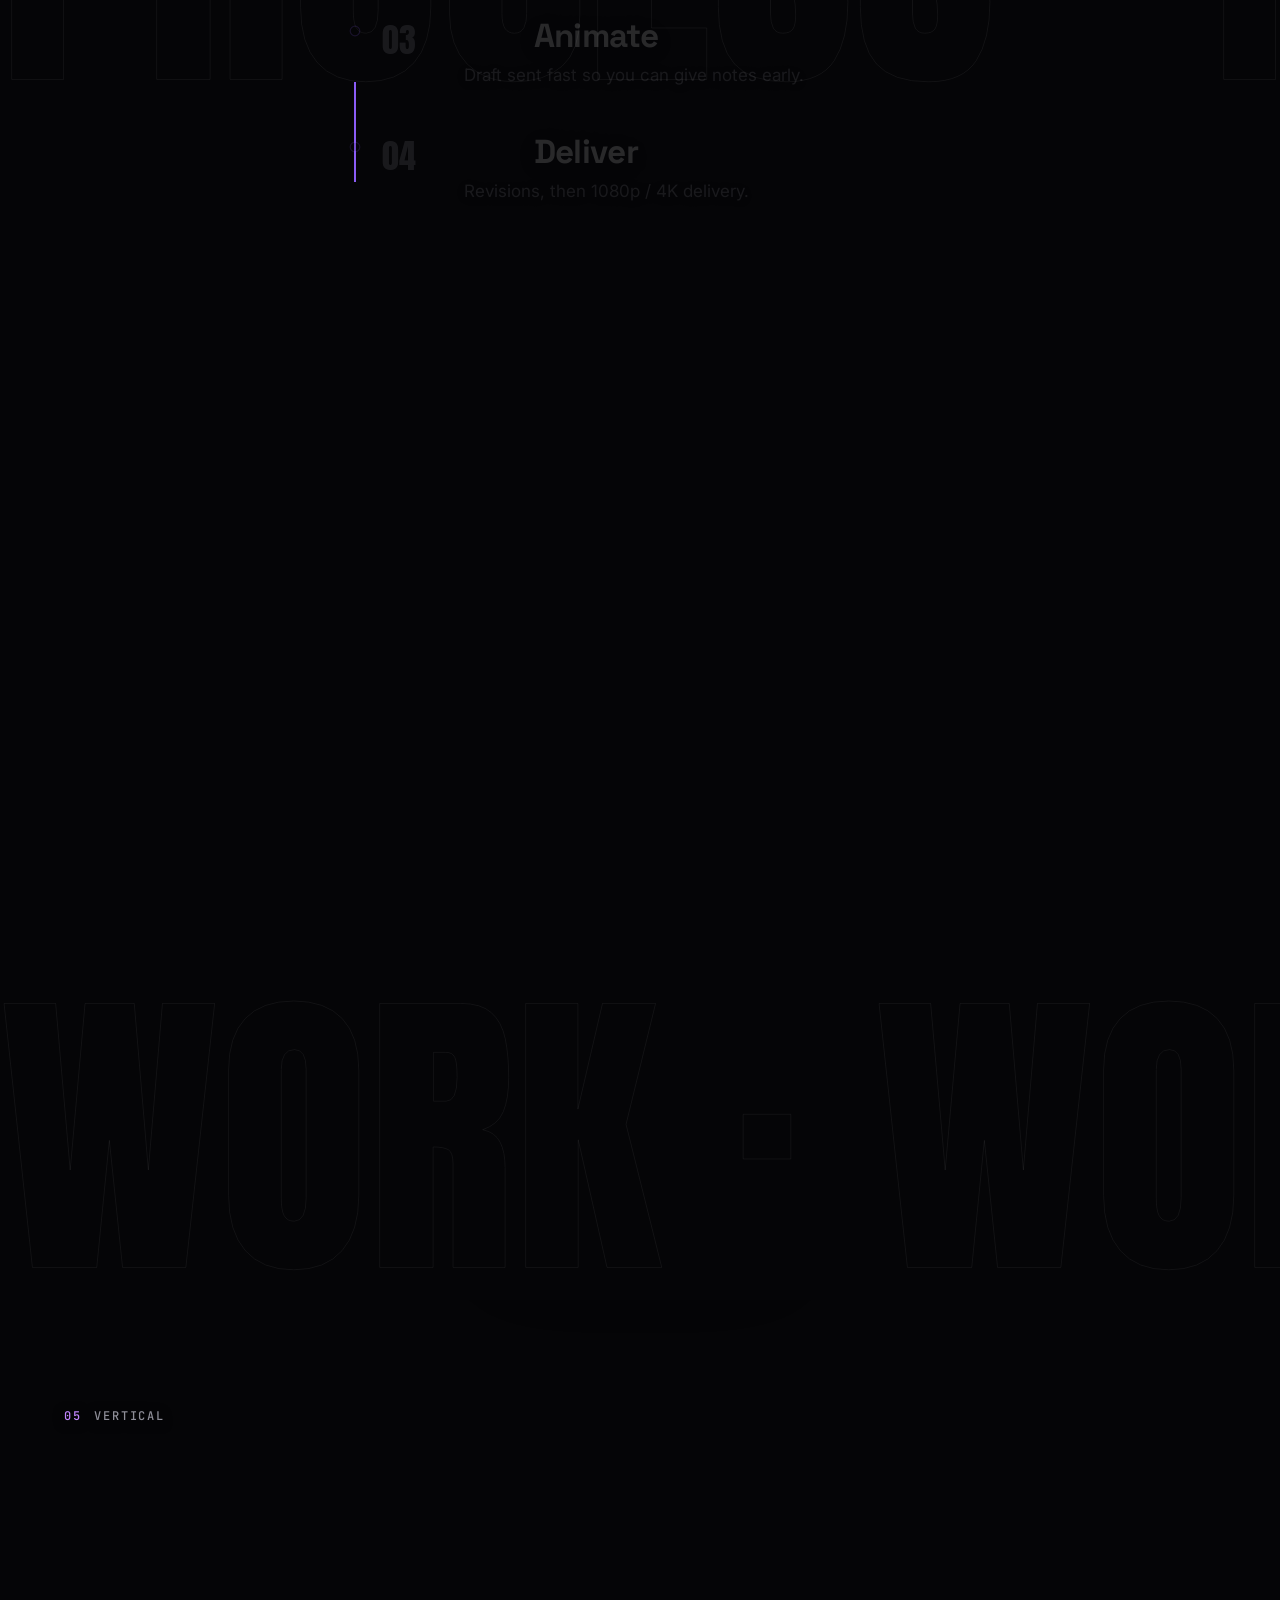
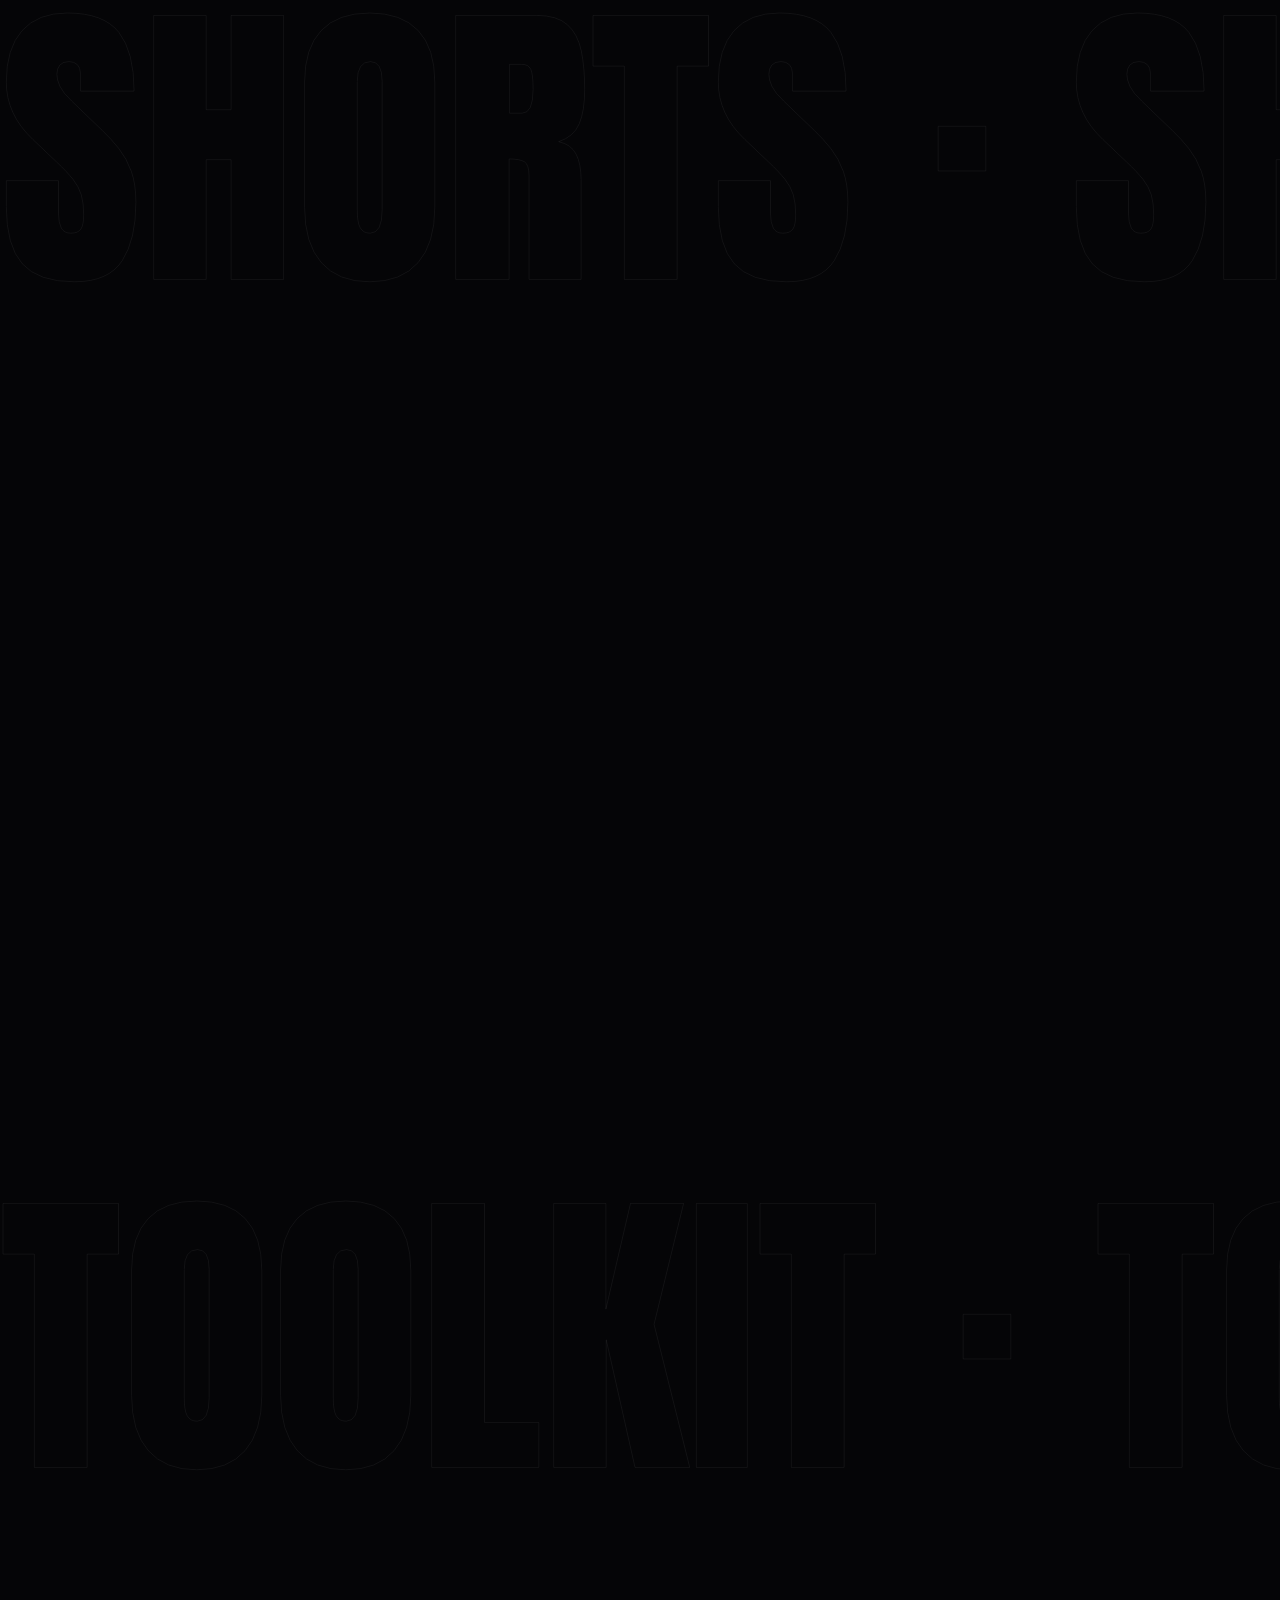
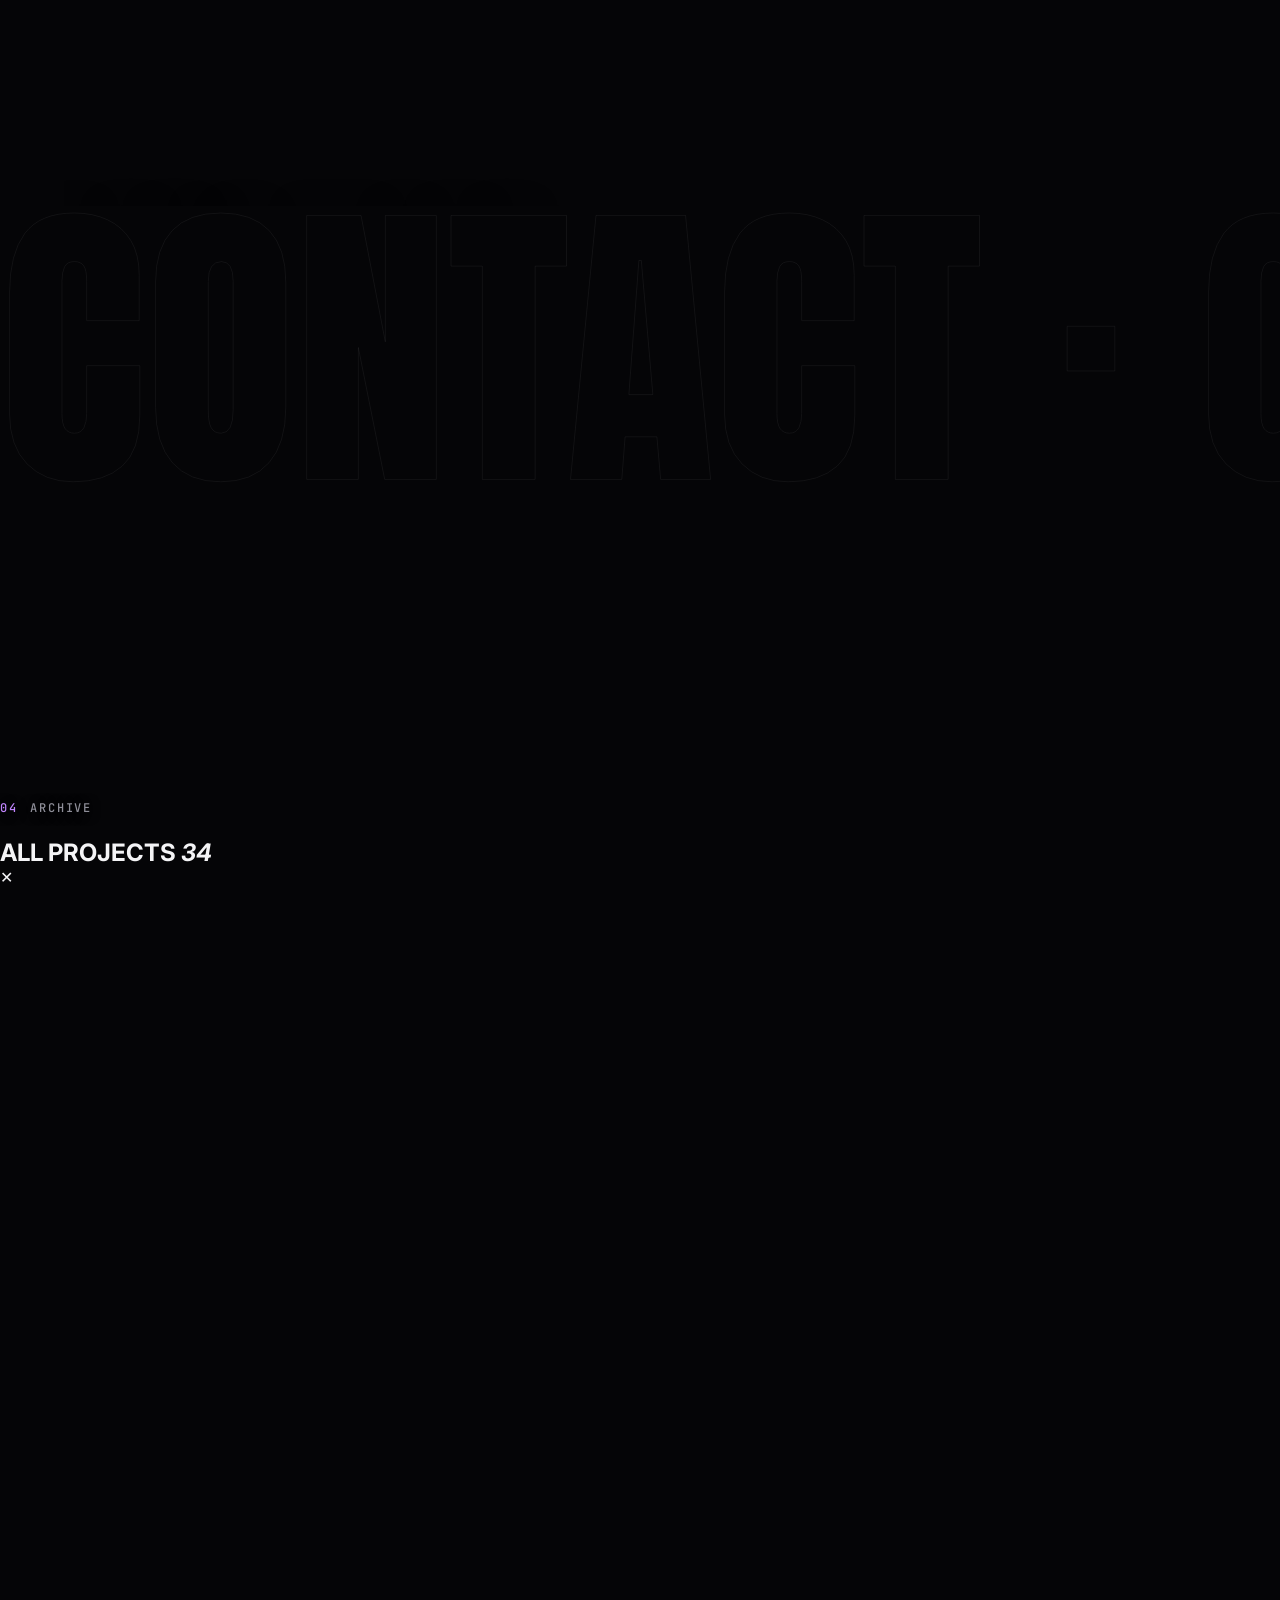
<file: v2-pager.html>
<!doctype html>
<html lang="en">
<head>
  <meta charset="utf-8" />
  <meta name="viewport" content="width=device-width, initial-scale=1" />
  <title>Nguyen Minh Duc — 2D Animator</title>
  <link rel="canonical" href="https://animation.gripe/" />
  <meta property="og:title" content="Nguyen Minh Duc — Moho 2D Animator" />
  <meta property="og:image" content="https://animation.gripe/assets/duc-card.jpg" />
  <meta name="description" content="Nguyen Minh Duc — Moho 2D animator for faceless YouTube, storytelling, stickman videos and TVC commercials." />
  <link rel="icon" href="assets/avatar.jpg" />
  <link rel="preconnect" href="https://fonts.googleapis.com" />
  <link rel="preconnect" href="https://fonts.gstatic.com" crossorigin />
  <link href="https://fonts.googleapis.com/css2?family=Anton&family=Space+Grotesk:wght@500;600;700&family=Inter:wght@300;400;500;600&family=JetBrains+Mono:wght@400;500&display=swap" rel="stylesheet" />
  <link rel="stylesheet" href="v2.css?v=reel1" />
</head>
<body class="is-loading">
  <!-- LOADER -->
  <div class="loader" aria-hidden="true">
    <div class="loader__count"><span id="loadNum">0</span>%</div>
    <div class="loader__bar"><span id="loadBar"></span></div>
    <p class="loader__hint">warming up the rig…</p>
  </div>

  <canvas id="fx" aria-hidden="true"></canvas>
  <div class="glow glow--a" aria-hidden="true"></div>
  <div class="glow glow--b" aria-hidden="true"></div>
  <div class="pc-wrap" aria-hidden="true">
    <div class="ghost"></div><div class="ghost"></div><div class="ghost"></div>
    <div class="pcard" id="pcard">
      <div class="pcard__face pcard__front">
        <img src="assets/duc-card.jpg" alt="" draggable="false" />
        <span class="pc-corner tl"></span><span class="pc-corner tr"></span><span class="pc-corner bl"></span><span class="pc-corner br"></span>
        <div class="pc-top"><span class="rec">● REC</span><span id="tc">00:00:00:00</span></div>
        <div class="pc-bot"><b>NGUYEN MINH DUC</b><span>2D ANIMATOR · MOHO</span>
          <div class="pc-tags"><em>Character animation</em><em>Rigging</em><em>Lip-sync</em><em>TVC</em><em>Stickman</em></div>
        </div>
        <div class="glare"></div>
      </div>
      <div class="pcard__face pcard__back">
        <div class="pb-head"><span>ID // ANIMATOR</span><span>VN</span></div>
        <div class="pb-name">DUC</div>
        <div class="pb-rows">
          <div><span>Role</span><b>2D Animator</b></div>
          <div><span>Tool</span><b>Moho Pro</b></div>
          <div><span>Base</span><b>Hai Phong · UTC+7</b></div>
          <div><span>Status</span><b class="on">● Available</b></div>
        </div>
        <div class="pb-more">
          <div><span>Experience</span><b>5+ years</b></div>
          <div><span>Projects</span><b>500+ YouTube</b></div>
          <div><span>Focus</span><b>Character · Rig · Lip-sync</b></div>
          <div><span>Hours</span><b>30+ / week</b></div>
          <a class="pb-cta" href="https://www.upwork.com/freelancers/~01a592f6d08bd9ef2b" target="_blank" rel="noopener">Hire on Upwork ↗</a>
        </div>
        <div class="pb-tl"><i></i><i></i><i></i><i></i><i></i><span class="pb-ph"></span></div>
        <div class="pb-foot"><span>frame</span><b id="frameNo">001</b></div>
        <div class="glare"></div>
      </div>
    </div>
  </div>
  <div class="cursor" aria-hidden="true"><span></span></div>
  <div class="progress" aria-hidden="true"><span id="progress"></span></div>

  <header class="nav">
    <a href="#home" class="nav__logo">DUC<span>.</span>ANIM</a>
    <nav class="nav__links">
      <a href="#about">About</a>
      <a href="#services">Services</a>
      <a href="#work">Work</a>
      <a href="#contact">Contact</a>
    </nav>
  </header>

  <aside class="side side--left">
    <a href="https://www.upwork.com/freelancers/~01a592f6d08bd9ef2b" target="_blank" rel="noopener" aria-label="Upwork" class="side__ico">Up</a>
    <button class="side__ico" data-video="12wmU_DsiNMLx8iuridSdKDmmNmwdNfhh" data-title="Showreel" aria-label="Showreel">▶</button>
    <span class="side__line"></span>
  </aside>
  <aside class="side side--right">
    <button class="side__link" data-video="12wmU_DsiNMLx8iuridSdKDmmNmwdNfhh" data-title="Showreel">SHOWREEL ↗</button>
  </aside>

  <main>
    <!-- HERO -->
    <section class="hero" id="home">
      <div class="ghost-word" aria-hidden="true"><span>ANIMATION&nbsp;·&nbsp;ANIMATION&nbsp;·&nbsp;</span><span>ANIMATION&nbsp;·&nbsp;ANIMATION&nbsp;·&nbsp;</span></div>
      <div class="hero__copy">
        <p class="eyebrow" data-hero>Hi, I'm Nguyen Minh Duc — a</p>
        <h1 class="hero__title">
          <span class="line"><span class="split" data-hero-title>MOHO 2D</span></span>
          <span class="line"><span class="split outline" data-hero-title>ANIMATOR</span></span>
        </h1>
        <p class="hero__sub" data-hero>Faceless YouTube · Storytelling · Stickman · TVC</p>
      </div>
    <div class="marquee" aria-hidden="true">
        <div class="marquee__track" id="marquee">
          <span>CHARACTER ANIMATION ✦ RIGGING ✦ LIP-SYNC ✦ STORYTELLING ✦ STICKMAN ✦ TVC ✦ SHORTS ✦&nbsp;</span>
          <span>CHARACTER ANIMATION ✦ RIGGING ✦ LIP-SYNC ✦ STORYTELLING ✦ STICKMAN ✦ TVC ✦ SHORTS ✦&nbsp;</span>
        </div>
      </div>

      <a href="#about" class="hero__scroll" data-hero><span class="mouse"><span></span></span> scroll</a>
    </section>

    <!-- ABOUT -->
    <section class="about" id="about">
      <div class="ghost-word" aria-hidden="true"><span>ABOUT&nbsp;·&nbsp;ABOUT&nbsp;·&nbsp;</span><span>ABOUT&nbsp;·&nbsp;ABOUT&nbsp;·&nbsp;</span></div>
      <div class="about__box">
        <p class="kicker"><span>01</span> About me</p>
        <p class="about__text scrub-words">2D animator based in Hai Phong, Vietnam, with 5+ years in Moho. I build reusable character rigs so every new episode is faster and stays on-model — and I understand YouTube pacing: visuals that keep moving so viewers keep watching.</p>
        <div class="stats">
          <div class="stat"><b data-count="1000" data-suffix="+">0</b><span>Videos made</span></div>
          <div class="stat"><b data-count="500" data-suffix="+">0</b><span>YouTube animation projects</span></div>
          <div class="stat"><b data-count="5" data-suffix="+">0</b><span>Years in Moho</span></div>
        </div>
      </div>
    </section>

    <!-- SERVICES (desk scene) -->
    <section class="services" id="services">
      <div class="ghost-word" aria-hidden="true"><span>SERVICES&nbsp;·&nbsp;SERVICES&nbsp;·&nbsp;</span><span>SERVICES&nbsp;·&nbsp;SERVICES&nbsp;·&nbsp;</span></div>
      <div class="services__head">
        <p class="kicker"><span>02</span> Services</p>
        <h2 class="big split-scrub">WHAT I DO</h2>
      </div>
      <div class="services__list">
        <article class="svc">
          <span class="svc__n">A</span>
          <h3>Character Animation</h3>
          <p>Acting, walk cycles, lip-sync and camera moves — animated from your script and voiceover.</p>
          <div class="svc__tags"><span>Moho Pro</span><span>Lip-sync</span><span>Acting</span></div>
        </article>
        <article class="svc">
          <span class="svc__n">B</span>
          <h3>Rigging</h3>
          <p>Reusable Moho rigs with smart bones, so every new episode is faster and stays on-model.</p>
          <div class="svc__tags"><span>Smart bones</span><span>Switch layers</span></div>
        </article>
        <article class="svc">
          <span class="svc__n">C</span>
          <h3>Edit &amp; Composite</h3>
          <p>Motion graphics, compositing and final edit ready for YouTube, Shorts or TV.</p>
          <div class="svc__tags"><span>After Effects</span><span>Premiere</span></div>
        </article>
      </div>
    </section>

    <!-- PROCESS -->
    <section class="process" id="process">
      <div class="ghost-word" aria-hidden="true"><span>PROCESS&nbsp;·&nbsp;PROCESS&nbsp;·&nbsp;</span><span>PROCESS&nbsp;·&nbsp;PROCESS&nbsp;·&nbsp;</span></div>
      <p class="kicker"><span>03</span> Process</p>
      <h2 class="big split-scrub">HOW IT MOVES</h2>
      <div class="timeline">
        <svg class="timeline__svg" viewBox="0 0 4 100" preserveAspectRatio="none"><line x1="2" y1="0" x2="2" y2="100" /></svg>
        <div class="step"><span class="step__dot"></span><span class="step__n">01</span><div><h3>Brief</h3><p>Send your script, voiceover and a reference style.</p></div></div>
        <div class="step"><span class="step__dot"></span><span class="step__n">02</span><div><h3>Rig &amp; design</h3><p>Characters and scenes built as reusable Moho rigs.</p></div></div>
        <div class="step"><span class="step__dot"></span><span class="step__n">03</span><div><h3>Animate</h3><p>Draft sent fast so you can give notes early.</p></div></div>
        <div class="step"><span class="step__dot"></span><span class="step__n">04</span><div><h3>Deliver</h3><p>Revisions, then 1080p / 4K delivery.</p></div></div>
      </div>
    </section>

    <!-- WORK (horizontal) -->
    <section class="work" id="work">
      <div class="ghost-word" aria-hidden="true"><span>WORK&nbsp;·&nbsp;WORK&nbsp;·&nbsp;</span><span>WORK&nbsp;·&nbsp;WORK&nbsp;·&nbsp;</span></div>
      <div class="work__pin">
        <div class="work__head">
          <p class="kicker"><span>04</span> Selected work</p>
          <h2 class="big">MY WORK</h2>
          <p class="work__hint">keep scrolling →</p>
        </div>
        <div class="work__track" id="workTrack"></div>
      </div>
    </section>

    <!-- SHORTS -->
    <section class="shorts" id="shorts">
      <div class="ghost-word" aria-hidden="true"><span>SHORTS&nbsp;·&nbsp;SHORTS&nbsp;·&nbsp;</span><span>SHORTS&nbsp;·&nbsp;SHORTS&nbsp;·&nbsp;</span></div>
      <p class="kicker"><span>05</span> Vertical</p>
      <h2 class="big split-scrub">SHORTS</h2>
      <div class="fan" id="fan"></div>
    </section>

    <!-- TOOLS (physics balls) -->
    <section class="tools" id="tools">
      <div class="ghost-word" aria-hidden="true"><span>TOOLKIT&nbsp;·&nbsp;TOOLKIT&nbsp;·&nbsp;</span><span>TOOLKIT&nbsp;·&nbsp;TOOLKIT&nbsp;·&nbsp;</span></div>
      <h2 class="big tools__title split-scrub">MY TOOLKIT</h2>
      <p class="tools__hint">move your mouse through them</p>
      <canvas id="balls"></canvas>
    </section>

    <!-- CONTACT -->
    <section class="contact" id="contact">
      <div class="ghost-word" aria-hidden="true"><span>CONTACT&nbsp;·&nbsp;CONTACT&nbsp;·&nbsp;</span><span>CONTACT&nbsp;·&nbsp;CONTACT&nbsp;·&nbsp;</span></div>
      <div class="reel" id="reel">
        <div class="reel__stage" id="reelStage"></div>
        <div class="reel__ui"><span class="reel__n" id="reelN">01 / 08</span><span class="reel__t" id="reelT"></span><span class="reel__play">▶ watch</span></div>
        <span class="reel__bar"><i id="reelBar"></i></span>
      </div>
      <p class="kicker"><span>06</span> Contact</p>
      <h2 class="contact__title">
        <span class="line"><span class="split" data-contact>LET'S MAKE</span></span>
        <span class="line"><span class="split outline" data-contact>IT MOVE</span></span>
      </h2>
      <p class="contact__sub">Have a script in mind? Send it over — I'll reply with a plan and a quote. Happy to start with a short paid test.</p>
      <a class="cta magnetic" href="https://www.upwork.com/freelancers/~01a592f6d08bd9ef2b" target="_blank" rel="noopener"><span>Hire me on Upwork ↗</span></a>
      <div class="contact__meta">
        <span>UTC+7 · Hai Phong, VN</span><span>Full-time · 30+ hrs/week</span><span>© <span id="year"></span> Nguyen Minh Duc</span>
      </div>
    </section>
  </main>


  <div class="modal" id="modal" aria-hidden="true" role="dialog" aria-modal="true">
    <div class="modal__bg" data-close></div>
    <div class="modal__box">
      <button class="modal__x" data-close aria-label="Close">✕</button>
      <div class="modal__media" id="modalMedia"></div>
      <p class="modal__title" id="modalTitle"></p>
    </div>
  </div>

  <script src="vendor/gsap.min.js"></script>
  <script src="vendor/ScrollTrigger.min.js"></script>
  <script src="vendor/lenis.min.js"></script>
  <script src="projects.js?v=reel1"></script>
  <script type="module" src="v2.js?v=reel1"></script>
</body>
</html>
</file>
<file: v2.css>
:root {
  --bg: #050507;
  --fg: #f4f4f6;
  --mut: #8e8e98;
  --line: rgba(255, 255, 255, 0.12);
  --vio: #8b5cf6;
  --vio2: #c084fc;
  --head: "Anton", Impact, "Arial Narrow", sans-serif;
  --sub: "Space Grotesk", system-ui, sans-serif;
  --body: "Inter", system-ui, sans-serif;
  --mono: "JetBrains Mono", ui-monospace, monospace;
  --pad: clamp(20px, 5vw, 72px);
}
* { box-sizing: border-box; margin: 0; padding: 0; }
html { background: var(--bg); }
html.lenis, html.lenis body { height: auto; }
body {
  background: var(--bg); color: var(--fg); font-family: var(--body);
  overflow-x: hidden; -webkit-font-smoothing: antialiased;
}
body.is-loading { overflow: hidden; }
a { color: inherit; text-decoration: none; }
button { font: inherit; color: inherit; background: none; border: 0; cursor: pointer; }
img { display: block; max-width: 100%; }

/* ---------- loader ---------- */
.loader {
  position: fixed; inset: 0; z-index: 100; background: #000;
  display: grid; place-content: center; justify-items: center; gap: 18px;
}
.loader__count { font: 400 clamp(64px, 14vw, 180px)/1 var(--head); letter-spacing: 0.005em; }
.loader__bar { width: min(320px, 60vw); height: 2px; background: var(--line); overflow: hidden; }
.loader__bar span { display: block; height: 100%; width: 0; background: linear-gradient(90deg, var(--vio), var(--vio2)); }
.loader__hint { font: 400 12px var(--mono); color: var(--mut); letter-spacing: 0.1em; }

/* ---------- ambient ---------- */
.glow { position: fixed; border-radius: 50%; filter: blur(90px); pointer-events: none; z-index: 0; opacity: 0.55; }
.glow--a { width: 46vw; height: 46vw; left: -8vw; top: 18vh; background: radial-gradient(circle, rgba(139, 92, 246, 0.55), transparent 65%); }
.glow--b { width: 34vw; height: 34vw; right: -6vw; bottom: -6vh; background: radial-gradient(circle, rgba(192, 132, 252, 0.35), transparent 65%); }
main, .footer, .nav, .side { position: relative; z-index: 2; }

.progress { position: fixed; top: 0; left: 0; right: 0; height: 2px; z-index: 60; }
.progress span { display: block; height: 100%; width: 100%; transform-origin: 0 50%; transform: scaleX(0); background: linear-gradient(90deg, var(--vio), var(--vio2)); }

.cursor { position: fixed; left: 0; top: 0; z-index: 90; pointer-events: none; mix-blend-mode: difference; }
.cursor span { display: block; width: 14px; height: 14px; margin: -7px 0 0 -7px; border-radius: 50%; background: #fff; transition: transform 0.25s ease; }
.cursor.is-hover span { transform: scale(3.2); }
@media (hover: none) { .cursor { display: none; } }

/* ---------- nav / sides ---------- */
.nav {
  position: fixed; top: 0; left: 0; right: 0; z-index: 50;
  display: flex; justify-content: space-between; align-items: center;
  padding: 22px var(--pad);
}
.nav__logo { font: 800 18px var(--sub); letter-spacing: 0.06em; }
.nav__logo span { color: var(--vio); }
.nav__links { display: flex; gap: clamp(14px, 3vw, 38px); }
.nav__links a { font: 500 12px var(--mono); letter-spacing: 0.14em; text-transform: uppercase; color: var(--mut); transition: color 0.2s; }
.nav__links a:hover, .nav__links a.is-active { color: var(--fg); }
.side { position: fixed; bottom: 28px; z-index: 50; }
.side--left { left: var(--pad); display: flex; flex-direction: column; align-items: center; gap: 14px; }
.side--right { right: var(--pad); }
.side__ico { width: 34px; height: 34px; border: 1px solid var(--line); border-radius: 50%; display: grid; place-items: center; font: 600 11px var(--mono); color: var(--mut); transition: 0.2s; }
.side__ico:hover { color: var(--fg); border-color: var(--vio); }
.side__line { width: 1px; height: 60px; background: var(--line); }
.side__link { font: 500 12px var(--mono); letter-spacing: 0.14em; color: var(--mut); }
.side__link:hover { color: var(--fg); }
@media (max-width: 760px) { .nav__links { display: none; } .side { display: none; } }

/* ---------- shared type ---------- */
.kicker { font: 500 12px var(--mono); letter-spacing: 0.16em; text-transform: uppercase; color: var(--mut); display: flex; gap: 12px; align-items: center; margin-bottom: 22px; }
.kicker span { color: var(--vio2); }
.big { font: 400 clamp(48px, 10vw, 150px)/0.9 var(--head); letter-spacing: 0.005em; }
.line { display: block; overflow: hidden; padding-bottom: 0.04em; }
.split, .split-scrub { display: inline-block; }
.char { display: inline-block; will-change: transform; }
.outline { color: transparent; -webkit-text-stroke: 1.5px var(--fg); paint-order: stroke; }
section { position: relative; padding: 18vh var(--pad); }

/* ---------- hero ---------- */
.hero { min-height: 100vh; display: flex; align-items: center; justify-content: flex-end; padding-top: 0; padding-bottom: 0; }
.hero__copy { width: min(52%, 760px); }
.eyebrow { font: 400 clamp(14px, 1.4vw, 18px) var(--mono); color: var(--mut); margin-bottom: 18px; letter-spacing: 0.06em; text-transform: uppercase; }
.hero__title { white-space: nowrap; font: 400 clamp(64px, 10.5vw, 190px)/0.92 var(--head); letter-spacing: 0.005em; }
.hero__sub { margin-top: 26px; color: var(--mut); font-size: clamp(14px, 1.2vw, 17px); }
.hero__scroll { position: absolute; bottom: 30px; left: 50%; transform: translateX(-50%); font: 400 11px var(--mono); letter-spacing: 0.2em; text-transform: uppercase; color: var(--mut); display: flex; flex-direction: column; align-items: center; gap: 10px; }
.mouse { width: 20px; height: 32px; border: 1px solid var(--mut); border-radius: 12px; position: relative; }
.mouse span { position: absolute; left: 50%; top: 6px; width: 2px; height: 6px; margin-left: -1px; background: var(--fg); border-radius: 2px; animation: wheel 1.6s infinite; }
@keyframes wheel { 0% { transform: translateY(0); opacity: 1; } 100% { transform: translateY(12px); opacity: 0; } }
@media (max-width: 760px) {
  .hero { align-items: flex-end; padding-bottom: 18vh; }
  .hero__copy { width: 100%; }
}

/* ---------- marquee ---------- */
.marquee { position: relative; z-index: 2; overflow: hidden; border-block: 1px solid var(--line); padding: 22px 0; background: rgba(5, 5, 7, 0.6); backdrop-filter: blur(6px); transform: rotate(-2deg) scale(1.04); }
.marquee__track { display: flex; width: max-content; font: 400 clamp(26px, 4vw, 56px) var(--head); white-space: nowrap; letter-spacing: 0.005em; }
.marquee__track span { padding-right: 0.4em; }

/* ---------- about ---------- */
.about { height: 100vh; display: flex; align-items: center; justify-content: flex-end; }
.about__box { width: min(56%, 820px); }
.about__text { font: 600 clamp(24px, 3vw, 46px)/1.22 var(--sub); letter-spacing: -0.015em; }
.about__text .word { opacity: 0.14; transition: none; }
.stats { margin-top: 56px; display: grid; grid-template-columns: repeat(3, 1fr); border-top: 1px solid var(--line); }
.stat { padding: 24px 0 0; }
.stat b { display: block; font: 400 clamp(40px, 5vw, 76px)/1 var(--head); letter-spacing: 0.005em; }
.stat span { font: 400 12px var(--mono); color: var(--mut); letter-spacing: 0.12em; text-transform: uppercase; }
@media (max-width: 760px) { .about__box { width: 100%; } }

/* ---------- services ---------- */
.services { height: 100vh; display: grid; grid-template-columns: 1fr 1fr; gap: 6vw; align-items: center; padding-top: 10vh; padding-bottom: 6vh; }
.services__head { align-self: start; padding-top: 6vh; }
.services__list { display: grid; gap: 16px; }
.svc {
  padding: 22px 26px; border: 1px solid var(--line); border-radius: 18px;
  background: linear-gradient(160deg, rgba(255, 255, 255, 0.05), rgba(255, 255, 255, 0.01));
  backdrop-filter: blur(10px); position: relative; overflow: hidden;
}
.svc::after { content: ""; position: absolute; inset: 0; background: radial-gradient(400px circle at var(--mx, 50%) var(--my, 50%), rgba(139, 92, 246, 0.18), transparent 40%); opacity: 0; transition: opacity 0.3s; pointer-events: none; }
.svc:hover::after { opacity: 1; }
.svc__n { font: 500 12px var(--mono); color: var(--vio2); }
.svc h3 { font: 700 clamp(24px, 2.4vw, 34px) var(--sub); margin: 10px 0 10px; }
.svc p { color: var(--mut); line-height: 1.6; }
.svc__tags { display: flex; flex-wrap: wrap; gap: 8px; margin-top: 18px; }
.svc__tags span { font: 400 11px var(--mono); padding: 6px 10px; border: 1px solid var(--line); border-radius: 99px; color: var(--mut); }
@media (max-width: 860px) {
  .services { grid-template-columns: 1fr; }
}

/* ---------- process ---------- */
.timeline { position: relative; margin: 6vh auto 0; width: min(720px, 46vw); }
.timeline__svg { position: absolute; left: 7px; top: 0; width: 4px; height: 100%; overflow: visible; }
.timeline__svg line { stroke: var(--vio); stroke-width: 2; vector-effect: non-scaling-stroke; stroke-dasharray: 100; stroke-dashoffset: 100; }
.step { display: grid; grid-template-columns: 18px 64px 1fr; gap: 18px; align-items: start; padding: 0 0 5vh; opacity: 0.2; }
.step__dot { width: 18px; height: 18px; border-radius: 50%; border: 2px solid var(--vio); background: var(--bg); margin-top: 8px; position: relative; z-index: 1; }
.step.is-on .step__dot { background: var(--vio); box-shadow: 0 0 24px var(--vio); }
.step__n { font: 400 34px var(--head); color: var(--mut); }
.step h3 { font: 700 clamp(24px, 2.6vw, 40px) var(--sub); letter-spacing: -0.02em; }
.step p { color: var(--mut); margin-top: 8px; font-size: 17px; }

/* ---------- work ---------- */
.work { padding: 0; background: var(--bg); }
.work__pin { height: 100vh; display: flex; align-items: center; overflow: hidden; }
.work__head { flex: 0 0 auto; padding: 0 var(--pad); width: min(44vw, 560px); }
.work__hint { margin-top: 26px; font: 400 12px var(--mono); color: var(--mut); letter-spacing: 0.14em; }
.work__track { display: grid; grid-auto-flow: column; grid-template-rows: repeat(2, auto); grid-auto-columns: clamp(220px, 18vw, 460px); gap: 26px 20px; padding-right: var(--pad); will-change: transform; }
.wcard { min-width: 0; }
.wcard__media {
  position: relative; aspect-ratio: 16 / 10; border-radius: 16px; overflow: hidden;
  border: 1px solid var(--line); background: #111116; cursor: pointer;
  clip-path: inset(0 0 0 0 round 16px);
}
.wcard__media img { position: absolute; inset: 0; width: 100%; height: 100%; object-fit: cover; transition: scale 0.6s ease; }
.wcard__media:hover img { scale: 1.06; }
.wcard__fb { position: absolute; inset: 0; display: grid; place-items: center; font: 600 14px var(--sub); color: #3a3a44; }
.wcard__play { position: absolute; right: 12px; bottom: 12px; width: 40px; height: 40px; border-radius: 50%; display: grid; place-items: center; background: var(--fg); color: #000; font-size: 16px; transform: scale(0.85); transition: transform 0.3s; }
.wcard__media:hover .wcard__play { transform: scale(1); }
.wcard__meta { display: flex; justify-content: space-between; align-items: baseline; margin-top: 10px; gap: 8px; }
.wcard__n { font: 500 12px var(--mono); color: var(--vio2); }
.wcard h3 { font: 600 clamp(14px, 1.1vw, 17px) var(--sub); flex: 1; white-space: nowrap; overflow: hidden; text-overflow: ellipsis; }
.wcard__tag { font: 400 11px var(--mono); color: var(--mut); text-transform: uppercase; letter-spacing: 0.1em; }

/* ---------- shorts ---------- */
.shorts { background: var(--bg); text-align: center; height: 100vh; padding-top: 12vh; padding-bottom: 0; overflow: hidden; }
.fan { position: relative; height: 62vh; margin-top: 5vh; }
.phone {
  position: absolute; left: 50%; top: 0; width: clamp(180px, 20vw, 280px); aspect-ratio: 9 / 16;
  margin-left: calc(clamp(180px, 20vw, 280px) / -2); cursor: pointer; will-change: transform;
}
.phone__in {
  position: absolute; inset: 0; border-radius: 26px; overflow: hidden; border: 1px solid var(--line); background: #111116;
  box-shadow: 0 30px 80px rgba(0, 0, 0, 0.6); transition: transform 0.45s cubic-bezier(.3,1.6,.5,1), box-shadow 0.4s, opacity 0.4s, filter 0.4s;
}
.phone__in img { width: 100%; height: 100%; object-fit: cover; transition: transform 0.6s ease; }
.phone__in span { position: absolute; left: 0; right: 0; bottom: 0; padding: 18px; font: 600 15px var(--sub); text-align: left; background: linear-gradient(0deg, rgba(0, 0, 0, 0.8), transparent); }
.phone__play { position: absolute; left: 50%; top: 50%; width: 58px; height: 58px; margin: -29px 0 0 -29px; border-radius: 50%; display: grid; place-items: center; font-style: normal; background: rgba(255,255,255,.92); color: #000; transform: scale(0); transition: transform 0.4s cubic-bezier(.3,1.8,.5,1); }
.phone:hover .phone__in { transform: translateY(-22px) scale(1.06); box-shadow: 0 40px 90px rgba(0,0,0,.7), 0 0 50px rgba(139,92,246,.45); }
.phone:hover .phone__in img { transform: scale(1.08); }
.phone:hover .phone__play { transform: scale(1); }
.fan:hover .phone:not(:hover) .phone__in { opacity: 0.45; filter: saturate(.6); }
.phone:hover { z-index: 5; }

/* ---------- tools ---------- */
.tools { height: 100vh; padding: 0; background: var(--bg); overflow: hidden; display: grid; place-items: center; }
.tools__title { position: absolute; top: 12vh; left: 0; right: 0; text-align: center; z-index: 1; pointer-events: none; }
.tools__hint { position: absolute; bottom: 8vh; left: 0; right: 0; text-align: center; font: 400 12px var(--mono); color: var(--mut); letter-spacing: 0.14em; z-index: 1; pointer-events: none; }
#balls { position: absolute; inset: 0; width: 100%; height: 100%; }

/* ---------- contact ---------- */
.contact { height: 100vh; padding-top: 10vh; padding-bottom: 6vh; background: radial-gradient(60% 50% at 50% 60%, rgba(139, 92, 246, 0.16), transparent), var(--bg); display: flex; flex-direction: column; justify-content: center; }
.contact__title { white-space: nowrap; font: 400 clamp(48px, 8.5vw, 190px)/0.88 var(--head); letter-spacing: 0.005em; }
.contact__sub { color: var(--mut); max-width: 520px; margin-top: 30px; font-size: 17px; line-height: 1.6; }
.cta { flex-shrink: 0; align-self: flex-start; margin-top: 32px; display: inline-grid; place-items: center; width: 180px; height: 180px; border-radius: 50%; background: var(--fg); color: #000; font: 700 17px var(--sub); text-align: center; padding: 30px; transition: background 0.3s; }
.cta:hover { background: var(--vio2); }
.contact__meta { display: flex; gap: 30px; flex-wrap: wrap; margin-top: 50px; font: 400 12px var(--mono); color: var(--mut); letter-spacing: 0.1em; }
.footer { padding: 30px var(--pad) 40px; font: 400 12px var(--mono); color: var(--mut); background: var(--bg); }

/* ---------- modal ---------- */
.modal { position: fixed; inset: 0; z-index: 120; display: grid; place-items: center; visibility: hidden; opacity: 0; transition: 0.3s; }
.modal.is-open { visibility: visible; opacity: 1; }
.modal__bg { position: absolute; inset: 0; background: rgba(0, 0, 0, 0.85); backdrop-filter: blur(8px); }
.modal__box { position: relative; width: min(1100px, 92vw); }
.modal__box.is-short { width: min(400px, 86vw); }
.modal__media { aspect-ratio: 16 / 9; border-radius: 14px; overflow: hidden; background: #000; }
.modal__box.is-short .modal__media { aspect-ratio: 9 / 16; max-height: 80vh; }
.modal__media iframe { width: 100%; height: 100%; border: 0; }
.modal__title { margin-top: 14px; font: 600 16px var(--sub); }
.modal__x { position: absolute; top: -44px; right: 0; font-size: 20px; }



/* ---------- 2D photo card ---------- */
.pc-wrap { position: fixed; inset: 0; z-index: 3; pointer-events: none; }
.pcard { pointer-events: auto; cursor: pointer; }
.pcard, .ghost {
  position: absolute; left: 50%; top: 50%; width: clamp(220px, 23vw, 350px); aspect-ratio: 3 / 4;
  margin-left: calc(clamp(220px, 23vw, 350px) / -2); margin-top: calc(clamp(220px, 23vw, 350px) * -2 / 3);
  border-radius: 22px; will-change: transform;
}
.ghost { border: 1.5px solid var(--vio2); opacity: 0; }
.pcard { transform-style: preserve-3d; }
.pcard__face { position: absolute; inset: 0; border-radius: 22px; overflow: hidden; backface-visibility: hidden; -webkit-backface-visibility: hidden; border: 1px solid rgba(255,255,255,.16); box-shadow: 0 40px 90px rgba(0,0,0,.55), 0 0 60px rgba(139,92,246,.18); }
.pcard__front { background: #111; }
.pcard__front img { width: 100%; height: 100%; object-fit: cover; filter: contrast(1.04); }
.pcard__front::after { content: ""; position: absolute; inset: 0; background: linear-gradient(180deg, rgba(5,5,7,.6), transparent 20%), linear-gradient(0deg, rgba(5,5,7,.88), transparent 42%), linear-gradient(160deg, rgba(192,132,252,.18), rgba(139,92,246,.08)), repeating-linear-gradient(0deg, rgba(255,255,255,.035) 0 1px, transparent 1px 3px); }
.pc-corner { position: absolute; width: 18px; height: 18px; border: 2px solid #fff; z-index: 2; opacity: .85; }
.pc-corner.tl { left: 14px; top: 14px; border-right: 0; border-bottom: 0; }
.pc-corner.tr { right: 14px; top: 14px; border-left: 0; border-bottom: 0; }
.pc-corner.bl { left: 14px; bottom: 14px; border-right: 0; border-top: 0; }
.pc-corner.br { right: 14px; bottom: 14px; border-left: 0; border-top: 0; }
.pc-top { position: absolute; top: 20px; left: 40px; right: 40px; display: flex; justify-content: space-between; z-index: 2; font: 500 10px var(--mono); letter-spacing: .08em; }
.rec { color: #ff4d6d; animation: blink 1.2s steps(2) infinite; }
@keyframes blink { 50% { opacity: .2; } }
.pc-bot { position: absolute; left: 26px; right: 26px; bottom: 28px; z-index: 2; display: grid; gap: 4px; }
.pc-bot b { font: 800 clamp(16px, 1.5vw, 22px) var(--sub); letter-spacing: -.01em; }
.pc-bot span { font: 400 10px var(--mono); color: var(--vio2); letter-spacing: .14em; }
.pcard__back { transform: rotateY(180deg); background: linear-gradient(160deg, #1a1430, #0b0a12 60%); padding: 24px; display: flex; flex-direction: column; gap: 16px; }
.pb-head { display: flex; justify-content: space-between; font: 500 10px var(--mono); color: var(--mut); letter-spacing: .14em; }
.pb-name { font: 400 clamp(64px, 7vw, 108px)/.85 var(--head); letter-spacing: 0.005em; background: linear-gradient(90deg, #fff, var(--vio2)); -webkit-background-clip: text; background-clip: text; color: transparent; }
.pb-rows { display: grid; gap: 8px; margin-top: auto; }
.pb-rows div { display: flex; justify-content: space-between; border-bottom: 1px solid var(--line); padding-bottom: 6px; font-size: 12px; }
.pb-rows span { color: var(--mut); font: 400 10px var(--mono); text-transform: uppercase; letter-spacing: .1em; }
.pb-rows .on { color: #4ade80; }
.pb-tl { position: relative; height: 26px; border-radius: 6px; background: rgba(255,255,255,.05); display: flex; justify-content: space-around; align-items: center; }
.pb-tl i { width: 8px; height: 8px; background: var(--vio2); transform: rotate(45deg); }
.pb-ph { position: absolute; top: -3px; bottom: -3px; left: calc(var(--p, 0) * 100%); width: 2px; background: #ff4d6d; }
.pb-foot { display: flex; justify-content: space-between; align-items: baseline; font: 400 10px var(--mono); color: var(--mut); }
.pb-foot b { font: 700 18px var(--mono); color: var(--fg); }
.glare { position: absolute; inset: 0; z-index: 3; background: radial-gradient(420px circle at var(--gx, 50%) var(--gy, 30%), rgba(255,255,255,.22), transparent 45%); mix-blend-mode: overlay; }

.process { height: 100vh; padding-top: 12vh; padding-bottom: 0; }
.process .big { font-size: clamp(44px, 7vw, 110px); }
@media (max-width: 860px) { .services { grid-template-columns: 1fr; align-content: start; gap: 3vh; } .svc p { display: none; } .svc { padding: 16px 20px; } }

/* ---------- full-page pager ---------- */
html.pager { overflow: hidden; }
.hero, .about, .services, .process, .work, .shorts, .tools, .contact { height: 100vh; min-height: 0; overflow: hidden; }
.hero .marquee { position: absolute; left: 0; right: 0; bottom: 7vh; }
.hero .hero__scroll { bottom: calc(7vh + 120px); }
.about, .services, .process { background: transparent; }
.work, .shorts, .tools { background: var(--bg); }
@media (max-width: 760px) { .work__pin { flex-direction: column; align-items: flex-start; justify-content: center; gap: 4vh; } .work__head { width: auto; } .work__head .big { font-size: 56px; } .work__track { padding-left: var(--pad); grid-auto-columns: 62vw; } }

.work, .shorts, .tools, .contact { background: transparent !important; }
.wcard--img .wcard__media { background: radial-gradient(circle at 50% 40%, #2a2340, #111116 70%); }
.wcard--img .wcard__media img { object-fit: contain; padding: 8%; }
.wcard--img .wcard__play { font-size: 0; } .wcard--img .wcard__play::after { content: "⤢"; font-size: 16px; }

.hero__title, .big, .about__text, .contact__title, .step h3 { text-shadow: 0 4px 30px rgba(0,0,0,.55); }
.eyebrow, .hero__sub, .kicker, .step p, .contact__sub { text-shadow: 0 2px 12px rgba(0,0,0,.8); }
.outline { text-shadow: none !important; }
.svc { background: linear-gradient(160deg, rgba(14,12,22,.78), rgba(10,9,16,.62)); }
.wcard__meta { background: rgba(5,5,7,.55); padding: 6px 8px; border-radius: 8px; }
.wcard__media { box-shadow: 0 18px 50px rgba(0,0,0,.55); }

/* ---------- card hover: reveal more info ---------- */
.pb-more { display: grid; gap: 6px; max-height: 0; opacity: 0; overflow: hidden; transition: max-height .5s cubic-bezier(.2,.8,.2,1), opacity .35s; }
.pb-more div { display: flex; justify-content: space-between; gap: 10px; font-size: 11px; border-bottom: 1px dashed var(--line); padding-bottom: 4px; }
.pb-more span { color: var(--mut); font: 400 9px var(--mono); text-transform: uppercase; letter-spacing: .1em; }
.pb-more b { text-align: right; }
.pb-cta { pointer-events: auto; margin-top: 4px; text-align: center; padding: 8px; border-radius: 10px; background: var(--vio); color: #fff; font: 600 12px var(--sub); }
.pcard.is-hover .pb-more { max-height: 220px; opacity: 1; }
.pcard.is-hover .pb-rows { display: none; }
.pcard.is-hover .pb-name { font-size: clamp(44px, 4.6vw, 72px); }
.pc-tags { display: flex; flex-wrap: wrap; gap: 5px; max-height: 0; opacity: 0; overflow: hidden; transition: max-height .45s, opacity .3s, margin .3s; }
.pc-tags em { font: 500 9px var(--mono); font-style: normal; padding: 4px 7px; border-radius: 99px; background: rgba(139,92,246,.85); color: #fff; letter-spacing: .04em; }
.pcard.is-hover .pc-tags { max-height: 80px; opacity: 1; margin-top: 8px; }
.pcard.is-hover .pcard__face { box-shadow: 0 50px 120px rgba(0,0,0,.6), 0 0 90px rgba(139,92,246,.45); border-color: rgba(192,132,252,.6); }

/* ---------- ambient particles ---------- */
#fx { position: fixed; inset: 0; width: 100%; height: 100%; z-index: 1; pointer-events: none; }

/* ---------- ghost words ---------- */
.ghost-word { position: absolute; left: 0; top: 50%; transform: translateY(-50%); display: flex; width: max-content; pointer-events: none; z-index: -1; animation: ghost 60s linear infinite; }
.ghost-word span { font: 400 clamp(160px, 24vw, 520px)/1 var(--head); color: transparent; -webkit-text-stroke: 1px rgba(255,255,255,.055); white-space: nowrap; }
section:nth-of-type(even) .ghost-word { animation-direction: reverse; animation-duration: 75s; }
@keyframes ghost { to { transform: translate(-50%, -50%); } }
.work .ghost-word, .tools .ghost-word { top: 82%; }

/* ---------- continuous micro-motion (individual transform props, safe with GSAP) ---------- */
@keyframes bob { 50% { translate: 0 -10px; } }
@keyframes pulse { 50% { scale: 1.35; } }
@keyframes shine { to { background-position: -200% 0; } }
.svc { animation: bob 5.5s ease-in-out infinite; }
.svc:nth-child(2) { animation-delay: -1.8s; } .svc:nth-child(3) { animation-delay: -3.6s; }
.stat { animation: bob 4.8s ease-in-out infinite; }
.stat:nth-child(2) { animation-delay: -1.6s; } .stat:nth-child(3) { animation-delay: -3.2s; }
.step__dot { animation: pulse 2.4s ease-in-out infinite; }
.step:nth-child(3) .step__dot { animation-delay: -.6s; } .step:nth-child(4) .step__dot { animation-delay: -1.2s; } .step:nth-child(5) .step__dot { animation-delay: -1.8s; }
.stat b {
  background: linear-gradient(100deg, var(--fg) 40%, var(--vio2) 50%, var(--fg) 60%) 0 0 / 200% 100%;
  -webkit-background-clip: text; background-clip: text; color: transparent; animation: shine 5s linear infinite;
}
.kicker span { animation: blink 1.6s steps(2) infinite; }
.wcard__media { transition: transform .4s cubic-bezier(.3,1.5,.5,1), box-shadow .4s; }
.wcard:hover .wcard__media { transform: translateY(-8px) rotate(-1deg); box-shadow: 0 30px 60px rgba(0,0,0,.6), 0 0 40px rgba(139,92,246,.35); }
@media (max-width: 760px) { .timeline { width: 100%; } }

/* ---------- contact video reel (mask transitions) ---------- */
.reel { position: absolute !important; right: var(--pad); top: 50%; transform: translateY(-50%) rotate(-1.5deg); width: min(40vw, 1100px); aspect-ratio: 16 / 10; border-radius: 22px; overflow: hidden; z-index: 1;
  border: 1px solid rgba(255,255,255,.14); box-shadow: 0 40px 100px rgba(0,0,0,.6), 0 0 80px rgba(139,92,246,.25); cursor: pointer; background: #0b0a12; animation: bob 7s ease-in-out infinite; }
.reel__slide { position: absolute; inset: 0; clip-path: inset(0 0 100% 0); }
.reel__slide video { position: absolute; inset: 0; width: 100%; height: 100%; object-fit: cover; }
.reel::after { content: ""; position: absolute; inset: 0; background: linear-gradient(0deg, rgba(5,5,7,.75), transparent 35%); pointer-events: none; z-index: 50; }
.reel__ui { position: absolute; left: 24px; right: 24px; bottom: 22px; z-index: 60; display: flex; align-items: baseline; gap: 16px; }
.reel__n { font: 500 12px var(--mono); color: var(--vio2); letter-spacing: .1em; }
.reel__t { font: 700 clamp(18px, 1.6vw, 28px) var(--sub); flex: 1; }
.reel__play { font: 500 11px var(--mono); letter-spacing: .14em; text-transform: uppercase; padding: 8px 12px; border: 1px solid rgba(255,255,255,.3); border-radius: 99px; transition: .3s; }
.reel:hover .reel__play { background: var(--fg); color: #000; }
.reel__bar { position: absolute; left: 0; right: 0; bottom: 0; height: 3px; z-index: 60; background: rgba(255,255,255,.12); }
.reel__bar i { display: block; height: 100%; width: 100%; transform-origin: 0 50%; transform: scaleX(0); background: linear-gradient(90deg, var(--vio), var(--vio2)); }
@media (max-width: 1000px) { .reel { display: none; } }
</file>
<file: v2fix.css>
/* pager layout: size pages to the visible viewport (Brave/4K reports innerHeight > visible height) */
.hero, .about, .services, .process, .work, .shorts, .tools, .contact { height: var(--vvh, 100vh) !important; }
.hero { min-height: 0 !important; }
/* new local work cards play a short preview */
.wcard__media video { position: absolute; inset: 0; width: 100%; height: 100%; object-fit: cover; pointer-events: none; }
/* contact links */
.cx__row { display: flex; align-items: center; gap: clamp(20px, 3vw, 50px); flex-wrap: wrap; }
.cx__links { display: grid; gap: 10px; margin-top: 32px; min-width: min(400px, 100%); }
.cx__link { display: grid; grid-template-columns: 110px 1fr auto; align-items: baseline; gap: 14px; padding: 14px 18px; border: 1px solid var(--line); border-radius: 14px; background: rgba(5,5,7,.6); transition: .3s; }
.cx__link span { font: 500 11px var(--mono); color: var(--mut); letter-spacing: .12em; text-transform: uppercase; }
.cx__link b { font: 600 clamp(15px, 1.1vw, 20px) var(--sub); }
.cx__link i { font-style: normal; color: var(--vio2); }
.cx__link:hover { border-color: var(--vio); background: rgba(139,92,246,.14); }
/* page 1 quick contact */
.hq { margin-top: 30px; display: flex; flex-wrap: wrap; gap: 10px; align-items: center; max-width: 720px; }
.hq__main { padding: 13px 22px; border-radius: 99px; background: var(--fg); color: #000; font: 600 14px var(--sub); transition: background .3s; }
.hq__main:hover { background: var(--vio2); }
.hq__chip { padding: 11px 16px; border-radius: 99px; border: 1px solid rgba(255,255,255,.22); background: rgba(5,5,7,.5); font: 500 12px var(--mono); letter-spacing: .04em; color: #dcdce4; transition: .3s; }
.hq__chip:hover { border-color: var(--vio2); color: var(--vio2); }
.cx__links { grid-template-columns: 1fr 1fr; }
.cx__link { grid-template-columns: 1fr auto; }
.cx__link span { grid-column: 1 / -1; }
@media (max-width: 760px) { .cx__links { grid-template-columns: 1fr; } }
/* icons */
.ico { display: inline-grid; place-items: center; width: 1.15em; height: 1.15em; margin-right: .5em; vertical-align: -0.2em; font-style: normal; }
.ico svg { width: 100%; height: 100%; }
.hq__main, .hq__chip { display: inline-flex; align-items: center; }
.hq__chip .ico { width: 15px; height: 15px; color: var(--vio2); }
.cx__link b { display: flex; align-items: center; }
.cx__link b .ico { color: var(--vio2); width: 20px; height: 20px; margin-right: 10px; }
.cta .ico { display: block; width: 26px; height: 26px; margin: 0 auto 6px; }
/* official brand colours */
.ico.ico--up, .hq__chip .ico--up, .cx__link b .ico--up { color: #14A800 !important; }
.ico.ico--fb, .hq__chip .ico--fb, .cx__link b .ico--fb { color: #0866FF !important; }
.ico.ico--dc, .hq__chip .ico--dc, .cx__link b .ico--dc { color: #5865F2 !important; }
/* card back: contact buttons */
.pcard.is-hover .pb-more { max-height: 320px; }
.pb-more .pb-links { display: grid; grid-template-columns: repeat(4, 1fr); gap: 6px; border: 0; padding: 0; margin-top: 2px; }
.pb-links a { pointer-events: auto; display: grid; justify-items: center; gap: 4px; padding: 8px 4px; border-radius: 10px; border: 1px solid var(--line); background: rgba(255,255,255,.04); transition: .25s; }
.pb-links a:hover { border-color: var(--vio2); background: rgba(139,92,246,.18); transform: translateY(-2px); }
.pb-links .ico { margin: 0; width: 18px; height: 18px; color: var(--vio2); }
.pb-links span { font: 500 8px var(--mono) !important; letter-spacing: .08em; color: var(--mut); }
/* docked card is draggable */
.pcard.is-drag { cursor: grabbing !important; }
.pc-wrap { z-index: 40 !important; }

/* ===== phones ===== */
@media (max-width: 760px) {
  .hero { align-items: flex-end !important; justify-content: flex-start !important; padding-bottom: 96px !important; padding-top: 0 !important; }
  .hero__copy { width: 100% !important; }
  .eyebrow { font-size: 11px; margin-bottom: 10px; }
  .hero__title { font-size: clamp(52px, 17vw, 84px) !important; }
  .hero__sub { margin-top: 14px; font-size: 13px; }
  .hero__scroll { display: none !important; }
  .hq { display: grid; grid-template-columns: 1fr 1fr; gap: 8px; margin-top: 18px; }
  .hq__main { grid-column: 1 / -1; justify-content: center; padding: 12px 16px; font-size: 14px; }
  .hq__chip { justify-content: center; padding: 9px 10px; font-size: 11px; min-width: 0; }
  .hq__chip:first-of-type { grid-column: 1 / -1; }
  .hero .marquee { bottom: 18px !important; padding: 10px 0; }
  .marquee__track { font-size: 22px !important; }
  .pcard.is-hover .pb-more { max-height: 360px; }
  .pb-links a { padding: 10px 4px; }
  .cx__links { margin-top: 18px; }
  .cx__link { padding: 10px 12px; }
  .cx__link b { font-size: 14px; }
  .cta { width: 110px !important; height: 110px !important; font-size: 13px !important; padding: 16px !important; margin-top: 18px !important; }
  .cta .ico { width: 20px; height: 20px; }
  .contact__title { font-size: 15vw !important; }
}
@media (max-width: 760px) {
  .pcard.is-hover .pcard__back { padding: 16px; gap: 10px; }
  .pcard.is-hover .pb-tl, .pcard.is-hover .pb-foot { display: none; }
  .pcard.is-hover .pb-name { font-size: 40px; }
  .pb-more div { font-size: 10px; }
  .pb-links span { display: none; }
  /* contact page fits one screen */
  .contact { justify-content: flex-end !important; padding-bottom: 28px !important; }
  .contact__title { font-size: 13vw !important; }
  .contact__sub { font-size: 13px; margin-top: 10px; }
  .cx__row { flex-direction: column; align-items: stretch; gap: 0; }
  .cta { width: auto !important; height: auto !important; border-radius: 99px !important; padding: 13px !important; display: flex !important; justify-content: center; }
  .cta span { display: flex; align-items: center; justify-content: center; gap: 6px; }
  .cta .ico { display: inline-block; margin: 0; width: 16px; height: 16px; }
  .cx__links { grid-template-columns: 1fr 1fr; gap: 8px; margin-top: 10px; min-width: 0; }
  .cx__link { padding: 10px; gap: 4px; }
  .cx__link span { font-size: 9px; }
  .cx__link b { font-size: 12px; word-break: break-all; }
  .cx__link b .ico { width: 15px; height: 15px; margin-right: 6px; flex-shrink: 0; }
  .cx__link > i { display: none; }
  .contact__meta { margin-top: 16px; font-size: 9px; gap: 10px; flex-wrap: wrap; }
}

/* work: "view all" card + all-projects overlay */
.wcard--more { display: flex; }
.wmore { width: 100%; aspect-ratio: 16 / 10; border-radius: 14px; border: 1px dashed rgba(192,132,252,.55); background: radial-gradient(120% 120% at 0% 0%, rgba(139,92,246,.25), rgba(5,5,7,.6)); display: grid; place-content: center; justify-items: center; gap: 6px; transition: .35s; }
.wmore b { font: 400 clamp(40px, 4vw, 64px)/1 var(--head); color: var(--vio2); }
.wmore span { font: 600 15px var(--sub); }
.wmore i { font-style: normal; font-size: 22px; transition: transform .35s; }
.wmore:hover { border-style: solid; background: rgba(139,92,246,.3); transform: translateY(-6px); }
.wmore:hover i { transform: translateX(8px); }
.allp { position: fixed; inset: 0; z-index: 100; background: rgba(5,5,7,.94); backdrop-filter: blur(16px); overflow-y: auto; overscroll-behavior: contain; visibility: hidden; opacity: 0; transition: opacity .35s, visibility .35s; }
.allp.is-open { visibility: visible; opacity: 1; }
.allp__in { width: min(1600px, 100%); margin: 0 auto; padding: 90px var(--pad) 80px; }
.allp__head { display: flex; justify-content: space-between; align-items: flex-end; margin-bottom: 36px; }
.allp__head h2 { font: 400 clamp(40px, 5vw, 96px)/.95 var(--head); }
.allp__head h2 em { font-style: normal; color: var(--vio2); font-size: .45em; vertical-align: top; }
.allp__x { width: 52px; height: 52px; border-radius: 50%; background: var(--fg); color: #000; font-size: 18px; position: fixed; top: 24px; right: max(var(--pad), calc((100vw - 1600px) / 2 + var(--pad))); z-index: 2; }
.allp__grid { display: grid; grid-template-columns: repeat(auto-fill, minmax(260px, 1fr)); gap: 28px 20px; }
.allp .wcard__meta { background: none; padding: 0; }
@media (max-width: 760px) { .allp__grid { grid-template-columns: 1fr 1fr; gap: 18px 10px; } .allp__in { padding-top: 80px; } .allp .wcard__tag { display: none; } .allp__x { width: 44px; height: 44px; top: 16px; } }

/* TEMP: Upwork links disabled — delete this block to bring them back */
a[href*="upwork.com"] { display: none !important; }

/* services: light sweep + living border */
.svc { position: relative; overflow: hidden; }
.svc__sweep { position: absolute; top: 0; bottom: 0; width: 45%; pointer-events: none; z-index: 2;
  background: linear-gradient(100deg, transparent, rgba(192,132,252,.22) 45%, rgba(255,255,255,.18) 50%, rgba(192,132,252,.22) 55%, transparent); left: -50%; }
.svc::before { content: ""; position: absolute; inset: 0; border-radius: inherit; padding: 1px; pointer-events: none;
  background: linear-gradient(90deg, transparent 0%, rgba(192,132,252,.9) 50%, transparent 100%) 0 0 / 300% 100%;
  -webkit-mask: linear-gradient(#000 0 0) content-box, linear-gradient(#000 0 0); -webkit-mask-composite: xor; mask-composite: exclude;
  animation: svcEdge 4.5s linear infinite; opacity: .7; }
.svc:nth-child(2)::before { animation-delay: -1.5s; } .svc:nth-child(3)::before { animation-delay: -3s; }
@keyframes svcEdge { to { background-position: -300% 0; } }
.pcard .glare, .pcard .pc-glare, .pcard [class*="glare"] { pointer-events: none !important; }
</file>
<file: v5.css>
/* ===== v5 "brune" theme: warm tactile palettes per page, rounded ultra-bold display type, hangtag intro, spotlights ===== */
[data-theme="brune"] {
  --bg: #0d0b14; --fg: #f4f1ea; --acc: #8b6cff;
  --mut: color-mix(in srgb, var(--fg) 58%, transparent);
  --line: color-mix(in srgb, var(--fg) 16%, transparent);
  --vio: var(--acc); --vio2: var(--acc);
  --head: "Bricolage Grotesque", "Anton", system-ui, sans-serif;
}
[data-theme="brune"] html, html:has(body[data-theme="brune"]) { background: var(--bg); }
body[data-theme="brune"] { background: var(--bg); color: var(--fg); }
[data-theme="brune"] #fx, [data-theme="brune"] .glow { display: none !important; }

/* display type: rounded, ultra-bold, condensed width axis */
[data-theme="brune"] .hero__title, [data-theme="brune"] .big, [data-theme="brune"] .contact__title,
[data-theme="brune"] .work__title, [data-theme="brune"] .tools__title, [data-theme="brune"] .stat b, [data-theme="brune"] .spot__t {
  font-family: var(--head); font-weight: 800; font-stretch: 75%; letter-spacing: -0.035em; font-variation-settings: "wdth" 75, "opsz" 96;
}
[data-theme="brune"] .outline { -webkit-text-stroke-color: var(--fg); color: transparent; }
[data-theme="brune"] .ghost-word span, [data-theme="brune"] .ghost-word { -webkit-text-stroke-color: color-mix(in srgb, var(--fg) 12%, transparent) !important; }
[data-theme="brune"] .marquee { background: var(--fg); color: var(--bg); transform: rotate(-2deg) scale(1.04); border: 0; }
[data-theme="brune"] .marquee__track { color: var(--bg); }
[data-theme="brune"] .marquee__track i, [data-theme="brune"] .marquee__track em { color: var(--acc); }

/* surfaces that were dark-only */
[data-theme="brune"] .svc, [data-theme="brune"] .cx__link, [data-theme="brune"] .hq__chip, [data-theme="brune"] .wcard__media,
[data-theme="brune"] .pstep, [data-theme="brune"] .wmore, [data-theme="brune"] .tools {
  background: color-mix(in srgb, var(--fg) 5%, transparent) !important; border-color: var(--line) !important; color: var(--fg);
}
[data-theme="brune"] .svc::before { background: linear-gradient(90deg, transparent, var(--acc), transparent) 0 0 / 300% 100%; }
[data-theme="brune"] .svc__sweep { background: linear-gradient(100deg, transparent, color-mix(in srgb, var(--acc) 30%, transparent) 45%, rgba(255,255,255,.5) 50%, transparent 60%); }
[data-theme="brune"] .svc__tags span, [data-theme="brune"] .wcard__tag, [data-theme="brune"] .tag {
  background: var(--fg) !important; color: var(--bg) !important; border: 0 !important;
}
[data-theme="brune"] .hq__main, [data-theme="brune"] .cta, [data-theme="brune"] .pb-cta { background: var(--fg); color: var(--bg); }
[data-theme="brune"] .hq__main:hover, [data-theme="brune"] .cta:hover { background: var(--acc); }
[data-theme="brune"] .hq__chip { color: var(--fg); }
[data-theme="brune"] .hq__chip .ico, [data-theme="brune"] .cx__link b .ico { color: var(--acc); }
[data-theme="brune"] .nav { mix-blend-mode: normal; }
[data-theme="brune"] .nav a, [data-theme="brune"] .logo { color: var(--fg); }
[data-theme="brune"] .progress span, [data-theme="brune"] #progress { background: var(--acc); }
[data-theme="brune"] .cursor { mix-blend-mode: normal; }
[data-theme="brune"] .cursor__dot, [data-theme="brune"] .cursor span { background: var(--acc) !important; border-color: var(--acc) !important; }
[data-theme="brune"] .loader { background: #0d0b14; color: #f4f1ea; }
[data-theme="brune"] .loader__bar span { background: #7c5cff; }
[data-theme="brune"] .modal { background: rgba(20, 12, 8, .85); }
[data-theme="brune"] .allp { background: color-mix(in srgb, var(--bg) 94%, transparent); color: var(--fg); }
[data-theme="brune"] .allp__x { background: var(--fg); color: var(--bg); }
[data-theme="brune"] .phone { box-shadow: none; } [data-theme="brune"] .phone__in { box-shadow: 0 30px 70px rgba(0,0,0,.6), 0 0 40px color-mix(in srgb, var(--acc) 18%, transparent); }
[data-theme="brune"] .wcard__media { box-shadow: 0 24px 50px color-mix(in srgb, var(--fg) 18%, transparent); }

/* ---------- hangtag intro ---------- */
.tagi { position: fixed; inset: 0; z-index: 300; background: #0d0b14; color: #f4f1ea; overflow: hidden; touch-action: none; user-select: none; perspective: 900px;
  background-image: radial-gradient(circle at 50% 40%, rgba(139,108,255,.22), transparent 50%); }
body.tag-open { overflow: hidden; }
.tagi__top { position: absolute; top: 26px; left: var(--pad); right: var(--pad); display: flex; justify-content: space-between; align-items: center; font: 500 12px var(--mono); letter-spacing: .14em; }
.tagi__top b { font: 800 22px "Bricolage Grotesque", var(--sub); letter-spacing: -.02em; }
.tagi__top b i { color: #8b6cff; font-style: normal; }
.tagi__svg { position: absolute; inset: 0; width: 100%; height: 100%; pointer-events: none; overflow: visible; }
.tagi__svg path { stroke: #f4f1ea; stroke-width: 1.6; stroke-linecap: round; transition: stroke .2s; }
.tagi__tag { position: absolute; left: 0; top: 0; width: clamp(190px, 15vw, 260px); aspect-ratio: 3 / 4; border-radius: 18px; overflow: hidden;
  background: #111; cursor: grab; transform-origin: 50% 14px; will-change: transform;
  border: 1px solid rgba(255,255,255,.18);
  box-shadow: var(--sh, 0px) 40px 70px rgba(0,0,0,.6), 0 0 90px rgba(139,108,255,.22); }
.tagi.is-grab .tagi__tag { cursor: grabbing; }
.tagi__tag img { position: absolute; inset: 0; width: 100%; height: 100%; object-fit: cover; pointer-events: none; }
.tagi__tag::after { content: ""; position: absolute; inset: 0; background: linear-gradient(180deg, rgba(0,0,0,.35) 0%, transparent 22%, transparent 55%, rgba(8,6,16,.92) 100%); pointer-events: none; }
.tagi__eyelet { position: absolute; top: 9px; left: 50%; width: 14px; height: 14px; margin-left: -7px; border-radius: 50%; z-index: 3;
  background: radial-gradient(circle, #0d0b14 0 38%, #d9d4c7 42% 70%, #8f897c 74%); box-shadow: 0 1px 3px rgba(0,0,0,.6); }
.tagi__rec { position: absolute; top: 12px; left: 14px; z-index: 2; font: 500 9px var(--mono); letter-spacing: .12em; color: #ff5a6e; display: flex; gap: 5px; align-items: center; }
.tagi__rec i { width: 6px; height: 6px; border-radius: 50%; background: #ff5a6e; animation: recB 1.2s steps(2) infinite; }
@keyframes recB { 50% { opacity: 0; } }
.tagi__tc { position: absolute; top: 12px; right: 14px; z-index: 2; font: 500 9px var(--mono); color: rgba(255,255,255,.75); }
.tagi__name { position: absolute; left: 16px; right: 16px; bottom: 16px; z-index: 2; display: grid; gap: 4px; color: #fff; }
.tagi__name b { font: 800 clamp(16px, 1.3vw, 21px)/1 "Bricolage Grotesque", var(--sub); letter-spacing: -.01em; }
.tagi__name em { font: 500 9px var(--mono); letter-spacing: .14em; font-style: normal; color: #b9a4ff; }
.tagi__hint { position: absolute; left: 0; right: 0; bottom: 13vh; text-align: center; font: 500 12px var(--mono); letter-spacing: .3em; }
.tagi__hint::after { content: ""; display: block; width: 1px; height: 28px; margin: 12px auto 0; background: currentColor; animation: tagHint 1.6s ease-in-out infinite; transform-origin: top; }
@keyframes tagHint { 0%, 100% { transform: scaleY(.3); opacity: .3; } 50% { transform: scaleY(1); opacity: 1; } }
.tagi__skip { position: absolute; left: 50%; bottom: 6vh; transform: translateX(-50%); font: 500 11px var(--mono); letter-spacing: .12em; opacity: .5; }
.tagi__skip:hover { opacity: 1; }

/* ---------- spotlights ---------- */
.spot { position: relative; overflow: hidden; }
.spot__k { position: absolute; top: 13vh; left: var(--pad); z-index: 2; }
.spot__item { position: absolute; inset: 0; padding: 14vh var(--pad) 10vh; display: grid; grid-template-columns: 1fr 1fr; align-items: center; gap: 5vw; }
.spot__badge { display: inline-block; padding: 7px 14px; border-radius: 99px; border: 1px solid var(--line); font: 500 11px var(--mono); letter-spacing: .1em; text-transform: uppercase; }
.spot__t { font-size: clamp(64px, 10vw, 190px); line-height: .86; margin: 18px 0 20px; color: var(--fg); }
.spot__t .sl { display: block; overflow: hidden; padding-bottom: .04em; }
.spot__t .sc { display: inline-block; }
.spot__d { font: 400 clamp(15px, 1.15vw, 19px)/1.55 var(--body); max-width: 40ch; opacity: .85; }
.spot__pills { display: flex; flex-wrap: wrap; gap: 8px; margin: 22px 0; }
.spot__pills span { padding: 9px 16px; border-radius: 99px; background: var(--fg); color: var(--bg); font: 600 13px var(--sub); }
.spot__cta { padding: 15px 26px; border-radius: 99px; background: var(--acc); color: var(--bg); font: 700 15px var(--sub); transition: transform .3s; }
.spot__cta:hover { transform: translateY(-3px) scale(1.03); }
.spot__media { position: relative; height: 62vh; display: grid; place-items: center; transform-style: preserve-3d; }
.spot__frame { width: min(100%, 720px); aspect-ratio: 16 / 10; border-radius: 22px; overflow: hidden; background: #000; border: 1px solid color-mix(in srgb, var(--fg) 18%, transparent);
  box-shadow: 0 50px 90px rgba(0,0,0,.6), 0 0 80px color-mix(in srgb, var(--acc) 25%, transparent); position: relative; z-index: 1; }
.spot__frame video { width: 100%; height: 100%; object-fit: cover; display: block; }
.spot__float { position: absolute; width: 30%; aspect-ratio: 16 / 10; object-fit: cover; border-radius: 12px; border: 1px solid color-mix(in srgb, var(--fg) 18%, transparent);
  box-shadow: 0 24px 40px rgba(0,0,0,.55); z-index: 2; }
.spot__float.f1 { left: -6%; top: 2%; rotate: -9deg; }
.spot__float.f2 { right: -4%; bottom: 0%; rotate: 8deg; }
.spot__n { position: absolute; right: var(--pad); bottom: 7vh; font: 500 13px var(--mono); letter-spacing: .2em; }
.spot--b .spot__n { right: auto; left: var(--pad); }
.spot--c { grid-template-columns: 1fr; place-items: center; text-align: center; }
.spot--c .spot__t--big { position: absolute; inset: 0; display: grid; place-content: center; margin: 0; font-size: clamp(80px, 16vw, 330px); white-space: nowrap; pointer-events: none; }
.spot--c .spot__media { width: min(52vw, 760px); height: auto; z-index: 1; }
.spot__corner { position: absolute; bottom: 8vh; max-width: 30ch; text-align: left; z-index: 2; }
.spot__corner.l { left: var(--pad); }
.spot__corner.r { right: var(--pad); text-align: right; display: grid; justify-items: end; }
.spot__corner .spot__d { margin-top: 12px; }
.spot--c .spot__n { bottom: auto; top: 13vh; }
.spot__dots { position: absolute; right: 18px; top: 50%; transform: translateY(-50%); display: grid; gap: 10px; z-index: 3; }
.spot__dots i { width: 8px; height: 8px; border-radius: 50%; border: 1.5px solid var(--fg); transition: .4s; }
.spot__dots i.on { background: var(--fg); height: 26px; border-radius: 6px; }

@media (max-width: 760px) {
  .spot__item { grid-template-columns: 1fr; align-content: center; gap: 22px; padding: 12vh var(--pad) 8vh; }
  .spot--b .spot__media { order: 2; }
  .spot__media { height: 30vh; }
  .spot__t { font-size: 16vw; margin: 10px 0; }
  .spot__d { font-size: 13px; }
  .spot__pills { margin: 12px 0; }
  .spot__pills span { padding: 7px 12px; font-size: 11px; }
  .spot__cta { padding: 11px 18px; font-size: 13px; }
  .spot--c .spot__t--big { font-size: 22vw; white-space: normal; align-content: start; padding-top: 18vh; }
  .spot--c .spot__media { width: 86vw; margin-top: 8vh; }
  .spot__corner { bottom: 5vh; max-width: 44vw; }
  .spot__corner .spot__d { display: none; }
  .spot__dots { right: 10px; }
  .tagi__tag { width: 150px; }
}
.spot { height: var(--vvh, 100vh) !important; width: 100%; }
[data-theme="brune"] .step__dot { background: var(--acc) !important; border-color: var(--acc) !important; box-shadow: none !important; }
[data-theme="brune"] .hero__title { font-size: clamp(56px, 8.4vw, 170px); }
[data-theme="brune"] .hero__title, [data-theme="brune"] .hero__title *, [data-theme="brune"] .hero__sub, [data-theme="brune"] .eyebrow { text-shadow: none !important; background: none !important; }
@media (max-width: 760px) { .spot__k { display: none; } .spot__frame { border-width: 5px; } }
/* dark mode: soft glow of the page accent behind content */
body[data-theme="brune"]::before { content: ""; position: fixed; inset: -20%; pointer-events: none; z-index: 0;
  background: radial-gradient(40% 40% at 75% 30%, color-mix(in srgb, var(--acc) 18%, transparent), transparent 70%),
              radial-gradient(35% 35% at 15% 85%, color-mix(in srgb, var(--acc) 10%, transparent), transparent 70%); }
[data-theme="brune"] .marquee { background: var(--acc); color: #0d0b14; }
[data-theme="brune"] .marquee__track { color: #0d0b14; }
@media (max-width: 760px) { .spot__frame { border-width: 1px; } }
@media (min-width: 761px) { .spot__corner.r { right: calc(var(--pad) + 13vw); } }
/* 03: headline readable above the video instead of behind it */
.spot--c { display: grid; grid-template-rows: auto 1fr; align-content: start; justify-items: center; padding-top: 15vh; gap: 2vh; }
.spot--c .spot__t--big { position: relative; inset: auto; display: block; font-size: clamp(64px, 10.5vw, 210px); line-height: .86; z-index: 2; }
.spot--c .spot__media { width: min(40vw, 640px); }
@media (max-width: 760px) {
  .spot--c { padding-top: 16vh; }
  .spot--c .spot__t--big { font-size: 17vw; white-space: normal; padding-top: 0; }
  .spot--c .spot__media { width: 84vw; margin-top: 2vh; }
}
.spot__t .sw { display: inline-block; white-space: nowrap; }
/* horizontal paging */
.hpan main > section { will-change: transform; backface-visibility: hidden; }
/* spotlight cards burst open on hover */
.spot__frame, .spot__float { transition: translate .7s cubic-bezier(.2,.9,.25,1.2), scale .7s cubic-bezier(.2,.9,.25,1.2), box-shadow .5s; }
.spot__media:hover .spot__frame { scale: 1.07; }
.spot__media:hover .spot__float.f1 { translate: -14% -22%; scale: 1.18; }
.spot__media:hover .spot__float.f2 { translate: 14% 20%; scale: 1.18; }
.spot__float:hover { scale: 1.45 !important; z-index: 4; box-shadow: 0 40px 70px rgba(0,0,0,.7), 0 0 0 2px var(--acc); }
.spot__frame:hover { box-shadow: 0 60px 100px rgba(0,0,0,.7), 0 0 0 2px var(--acc), 0 0 90px color-mix(in srgb, var(--acc) 35%, transparent); }
.spot__media { cursor: pointer; }
.hpan main { position: fixed; inset: 0; z-index: 2; }
.hpan-spacer { width: 1px; pointer-events: none; }
.hpan main > section { position: absolute !important; top: 0; left: 0; width: 100%; }
</file>
<file: styles.css>
:root {
  --bg: #0a0a0a;
  --fg: #f2f2f2;
  --gray: #8a8a8a;
  --dim: #5c5c5c;
  --card: rgba(255, 255, 255, 0.035);
  --card-2: rgba(255, 255, 255, 0.06);
  --line: rgba(255, 255, 255, 0.08);
  --line-2: rgba(255, 255, 255, 0.14);
  --display: "Unbounded", system-ui, sans-serif;
  --body: "Sora", system-ui, sans-serif;
  --mono: "JetBrains Mono", ui-monospace, monospace;
  --gutter: clamp(16px, 5vw, 96px);
  --radius: 22px;
}

*, *::before, *::after { box-sizing: border-box; }
html { -webkit-text-size-adjust: 100%; overflow-x: clip; background: var(--bg); }
html.lenis, html.lenis body { height: auto; }
.lenis.lenis-smooth { scroll-behavior: auto !important; }
body {
  margin: 0; color: var(--fg); font-family: var(--body); overflow-x: clip;
  background:
    radial-gradient(1200px 700px at 50% -10%, rgba(255,255,255,.09), transparent 60%),
    radial-gradient(900px 600px at 85% 40%, rgba(255,255,255,.04), transparent 60%),
    var(--bg);
  -webkit-font-smoothing: antialiased;
}
/* grid backdrop */
body::before {
  content: ""; position: fixed; inset: 0; pointer-events: none; z-index: 0;
  background-image:
    linear-gradient(var(--line) 1px, transparent 1px),
    linear-gradient(90deg, var(--line) 1px, transparent 1px);
  background-size: 44px 44px;
  mask-image: radial-gradient(ellipse 80% 70% at 50% 30%, #000 30%, transparent 85%);
  -webkit-mask-image: radial-gradient(ellipse 80% 70% at 50% 30%, #000 30%, transparent 85%);
  opacity: .55;
}
main, .footer { position: relative; z-index: 1; }
body.is-intro { overflow: hidden; }
img { display: block; max-width: 100%; }
a { color: inherit; text-decoration: none; }
button { font: inherit; color: inherit; background: none; border: 0; cursor: pointer; padding: 0; }

/* ---------- INTRO ---------- */
.intro {
  position: fixed; inset: 0; z-index: 100; background: #000;
  display: flex; flex-direction: column; align-items: center; justify-content: center; gap: 22px; text-align: center; padding: 16px;
}
.intro__icons { display: flex; gap: 22px; }
.intro__icons svg { width: 20px; height: 20px; fill: var(--fg); stroke: var(--fg); opacity: 0; }
.intro__title { font-family: var(--display); font-weight: 700; font-size: clamp(26px, 4.4vw, 54px); line-height: 1.15; letter-spacing: -.01em; margin: 0; }
.intro__line { display: block; }
.intro__line .w { display: inline-block; opacity: 0; filter: blur(12px); }
.intro__url { font-family: var(--mono); font-size: 12px; color: var(--gray); margin: 0; opacity: 0; padding: 6px 14px; border: 1px solid var(--line-2); border-radius: 99px; }
.intro__url span { margin-right: 6px; }

/* ---------- NAV ---------- */
.nav { position: fixed; top: 16px; left: 0; right: 0; z-index: 50; padding: 0 var(--gutter); }
.nav__bar {
  max-width: 1240px; margin: 0 auto; display: flex; align-items: center; justify-content: space-between; gap: 16px;
  padding: 14px 24px; border-radius: 18px; border: 1px solid var(--line);
  background: rgba(14,14,14,.6); backdrop-filter: blur(14px); -webkit-backdrop-filter: blur(14px);
}
.nav__logo { font-family: var(--mono); font-size: 14px; color: var(--gray); letter-spacing: .06em; }
.nav__links { display: flex; gap: clamp(14px, 3vw, 40px); font-size: 14px; letter-spacing: .06em; }
.nav__links a { position: relative; color: var(--gray); padding: 4px 0; transition: color .3s; }
.nav__links a::after { content: ""; position: absolute; left: 0; right: 0; bottom: -4px; height: 1.5px; background: var(--fg); transform: scaleX(0); transition: transform .4s cubic-bezier(.2,.8,.2,1); }
.nav__links a:hover, .nav__links a.is-active { color: var(--fg); }
.nav__links a.is-active::after { transform: scaleX(1); }
@media (max-width: 560px) { .nav__logo { display: none; } .nav__bar { justify-content: center; padding: 12px 16px; } .nav__links { font-size: 13px; gap: 18px; } }

/* ---------- SHARED ---------- */
.label { font-family: var(--mono); font-size: 13px; letter-spacing: .28em; text-transform: uppercase; color: var(--dim); margin: 0 0 18px; display: flex; align-items: center; gap: 10px; }
.label__dot { width: 7px; height: 7px; border-radius: 50%; background: var(--gray); box-shadow: 0 0 0 0 rgba(255,255,255,.4); animation: ping 2s infinite; }
@keyframes ping { 70% { box-shadow: 0 0 0 8px rgba(255,255,255,0); } 100% { box-shadow: 0 0 0 0 rgba(255,255,255,0); } }
.section-title { font-family: var(--display); font-weight: 700; font-size: clamp(30px, 5vw, 62px); text-align: center; margin: 0; letter-spacing: -.01em; }
.section-sub { text-align: center; color: var(--gray); margin: 14px auto 0; max-width: 560px; line-height: 1.6; font-size: clamp(14px, 1.2vw, 16px); }
section { padding: 0 var(--gutter); }

.btns { display: flex; flex-wrap: wrap; gap: 14px; }
.btn { display: inline-flex; align-items: center; justify-content: center; gap: 10px; padding: 14px 24px; border-radius: 12px; font-size: 15px; font-weight: 500; transition: transform .3s, background .3s, border-color .3s; }
.btn svg { width: 17px; height: 17px; }
.btn--solid { background: var(--fg); color: #0a0a0a; }
.btn--solid:hover { transform: translateY(-2px); background: #fff; }
.btn--ghost { border: 1px solid var(--line-2); }
.btn--ghost:hover { border-color: var(--fg); transform: translateY(-2px); }
.btn--wide { width: 100%; margin-top: 28px; }

/* ---------- HERO ---------- */
.hero { position: relative; min-height: 100svh; display: grid; grid-template-columns: minmax(0, 1.15fr) minmax(0, .85fr); align-items: center; gap: 24px; padding-top: 110px; padding-bottom: 80px; max-width: 1400px; margin: 0 auto; }
.hero__title { font-family: var(--display); font-weight: 800; font-size: clamp(44px, 7.4vw, 112px); line-height: .98; letter-spacing: -.02em; margin: 0; }
.hero__title span { display: block; }
.t-white { color: var(--fg); }
.t-gray { background: linear-gradient(180deg, #9a9a9a, #555); -webkit-background-clip: text; background-clip: text; color: transparent; }
.hero__type { font-family: var(--mono); font-size: clamp(15px, 1.4vw, 18px); color: #cfcfcf; margin: 28px 0 0; min-height: 1.5em; }
.caret { animation: blink 1s steps(1) infinite; margin-left: 2px; }
@keyframes blink { 50% { opacity: 0; } }
.hero__desc { color: var(--gray); line-height: 1.75; max-width: 520px; margin: 18px 0 0; font-size: clamp(14px, 1.15vw, 16px); }
.tags { display: flex; flex-wrap: wrap; gap: 10px; margin-top: 26px; }
.tag { font-family: var(--mono); font-size: 12.5px; padding: 8px 14px; border-radius: 8px; background: var(--card-2); border: 1px solid var(--line); color: #cfcfcf; }
.hero__notes { list-style: none; padding: 0; margin: 34px 0 0; font-family: var(--mono); font-size: 13px; color: var(--dim); line-height: 2; }
.hero__scroll { position: absolute; left: 50%; bottom: 24px; transform: translateX(-50%); font-family: var(--mono); font-size: 12px; color: var(--dim); letter-spacing: .2em; text-transform: uppercase; display: flex; gap: 8px; }
.hero__scroll span { display: inline-block; animation: bob 1.6s ease-in-out infinite; }
@keyframes bob { 50% { transform: translateY(5px); } }

/* ---------- LANYARD BADGE ---------- */
.badge { position: relative; align-self: stretch; min-height: 560px; margin-top: -110px; touch-action: none; }
.badge__strap { position: absolute; inset: 0; width: 100%; height: 100%; pointer-events: none; }
.badge__card {
  position: absolute; top: 0; left: 0; width: 230px; padding: 12px 12px 14px; border-radius: 16px;
  background: linear-gradient(160deg, #fafafa, #d9d9d9); box-shadow: 0 30px 60px rgba(0,0,0,.55), 0 0 0 1px rgba(255,255,255,.4) inset;
  transform-origin: 50% 0; cursor: grab; user-select: none; -webkit-user-select: none; will-change: transform;
}
.badge__card.is-drag { cursor: grabbing; }
.badge__clip { position: absolute; top: -14px; left: 50%; width: 34px; height: 22px; margin-left: -17px; border-radius: 6px; background: linear-gradient(#3a3a3a, #111); box-shadow: 0 2px 4px rgba(0,0,0,.5); }
.badge__clip::after { content: ""; position: absolute; left: 9px; right: 9px; top: 12px; height: 4px; border-radius: 2px; background: #000; }
.badge__photo { border-radius: 10px; overflow: hidden; aspect-ratio: 4/5; background: #222; }
.badge__photo img { width: 100%; height: 100%; object-fit: cover; object-position: 50% 20%; filter: grayscale(1) contrast(1.15); pointer-events: none; }
.badge__meta { display: flex; justify-content: space-between; margin-top: 10px; font-family: var(--mono); font-size: 10px; letter-spacing: .08em; text-transform: uppercase; color: #333; }
.badge__hint { position: absolute; right: 8%; bottom: 14%; font-family: var(--mono); font-size: 11px; color: var(--dim); letter-spacing: .2em; text-transform: uppercase; margin: 0; }
.badge.is-static .badge__card { left: 50%; top: 120px; margin-left: -115px; transform: rotate(-4deg); }

@media (max-width: 860px) {
  .hero { grid-template-columns: 1fr; padding-top: 100px; }
  .badge { order: -1; min-height: 430px; margin: -100px calc(var(--gutter) * -1) 0; }
  .badge__card { width: 180px; }
  .hero__scroll { display: none; }
}

/* ---------- ABOUT ---------- */
.about { max-width: 1240px; margin: 0 auto; padding-top: clamp(80px, 10vw, 140px); padding-bottom: 40px; }
.about__grid { display: grid; grid-template-columns: minmax(0, 1.2fr) minmax(0, .8fr); align-items: center; gap: clamp(32px, 6vw, 90px); }
.about__name { font-family: var(--display); font-weight: 800; font-size: clamp(38px, 6vw, 84px); line-height: 1.04; letter-spacing: -.02em; margin: 0; }
.about__desc { color: var(--gray); line-height: 1.8; max-width: 560px; margin: 22px 0 0; font-size: clamp(14px, 1.15vw, 16px); }
.quote { margin: 26px 0 30px; padding: 16px 22px; border-radius: 12px; background: var(--card-2); border: 1px solid var(--line); font-style: italic; font-size: 14.5px; color: #d6d6d6; max-width: 520px; }
.about__photo { display: grid; place-items: center; }
.about__ring { width: min(340px, 78vw); aspect-ratio: 1; border-radius: 50%; padding: 8px; background: radial-gradient(circle at 30% 20%, rgba(255,255,255,.25), rgba(255,255,255,.03) 60%); box-shadow: 0 0 120px rgba(255,255,255,.08); }
.about__ring img { width: 100%; height: 100%; border-radius: 50%; object-fit: cover; object-position: 50% 18%; filter: grayscale(1) contrast(1.1); }
.stats { display: grid; grid-template-columns: repeat(3, 1fr); gap: 18px; margin-top: clamp(50px, 7vw, 90px); }
.stat { position: relative; display: block; padding: 24px; border-radius: var(--radius); background: var(--card); border: 1px solid var(--line); transition: background .3s, border-color .3s, transform .3s; }
.stat:hover { background: var(--card-2); border-color: var(--line-2); transform: translateY(-3px); }
.stat__icon { display: grid; place-items: center; width: 40px; height: 40px; border-radius: 50%; background: var(--card-2); font-family: var(--mono); font-size: 13px; }
.stat__num { position: absolute; top: 22px; right: 24px; font-family: var(--display); font-size: 26px; font-weight: 700; }
.stat__label { display: block; margin-top: 26px; font-size: 13px; letter-spacing: .18em; text-transform: uppercase; color: #cfcfcf; }
.stat__arrow { position: absolute; right: 22px; bottom: 20px; color: var(--gray); }
@media (max-width: 860px) {
  .about__grid { grid-template-columns: 1fr; }
  .about__photo { order: -1; }
  .stats { grid-template-columns: 1fr; }
}

/* ---------- PORTFOLIO ---------- */
.portfolio { max-width: 1240px; margin: 0 auto; padding-top: clamp(90px, 12vw, 160px); }
.tabs { position: relative; display: grid; grid-template-columns: repeat(4, 1fr); max-width: 760px; margin: 40px auto 46px; padding: 6px; border-radius: 18px; background: var(--card); border: 1px solid var(--line); }
.tab { position: relative; z-index: 1; padding: 14px 8px; font-size: 14px; color: var(--gray); transition: color .3s; border-radius: 14px; }
.tab.is-active { color: var(--fg); }
.tabs__pill { position: absolute; top: 6px; bottom: 6px; left: 6px; border-radius: 13px; background: rgba(255,255,255,.08); box-shadow: 0 0 0 1px var(--line) inset; transition: transform .5s cubic-bezier(.2,.9,.2,1), width .5s cubic-bezier(.2,.9,.2,1); }
@media (max-width: 560px) { .tab { font-size: 12px; padding: 12px 4px; } }

.panel { align-items: start; display: grid; grid-template-columns: repeat(auto-fill, minmax(280px, 1fr)); gap: 22px; min-height: 300px; }
.pcard { display: flex; flex-direction: column; padding: 14px; border-radius: var(--radius); background: var(--card); border: 1px solid var(--line); transition: background .3s, border-color .3s, transform .4s cubic-bezier(.2,.8,.2,1); }
.pcard:hover { background: var(--card-2); border-color: var(--line-2); transform: translateY(-4px); }
.pcard__media { position: relative; aspect-ratio: 16/10; border-radius: 14px; overflow: hidden; background: linear-gradient(140deg, #1d1d1d, #111); cursor: pointer; }
.pcard--short .pcard__media { aspect-ratio: 4/5; }
.pcard__media img { width: 100%; height: 100%; object-fit: cover; transition: transform .8s cubic-bezier(.2,.8,.2,1), filter .5s; filter: grayscale(.35); }
.pcard:hover .pcard__media img { transform: scale(1.06); filter: grayscale(0); }
.pcard__fallback { position: absolute; inset: 0; display: grid; place-items: center; font-family: var(--display); font-weight: 800; font-size: 22px; color: rgba(255,255,255,.1); text-transform: uppercase; text-align: center; padding: 10px; }
.pcard__play { position: absolute; inset: auto auto 12px 12px; width: 40px; height: 40px; border-radius: 50%; display: grid; place-items: center; background: rgba(0,0,0,.55); backdrop-filter: blur(6px); font-size: 13px; padding-left: 2px; opacity: 0; transform: translateY(6px); transition: opacity .3s, transform .3s; }
.pcard:hover .pcard__play { opacity: 1; transform: none; }
.pcard__title { font-family: var(--display); font-weight: 500; font-size: 18px; margin: 18px 4px 6px; }
.pcard__desc { color: var(--gray); font-size: 13.5px; line-height: 1.6; margin: 0 4px; flex: 1; }
.pcard__foot { display: flex; justify-content: space-between; align-items: center; margin: 18px 4px 2px; }
.pcard__tag { font-size: 12.5px; color: var(--dim); }
.pcard__btn { display: inline-flex; align-items: center; gap: 8px; padding: 9px 16px; border-radius: 10px; background: var(--card-2); border: 1px solid var(--line); font-size: 13px; transition: background .3s; }
.pcard__btn:hover { background: rgba(255,255,255,.12); }

.tools-grid { align-items: start; grid-column: 1 / -1; display: grid; grid-template-columns: repeat(auto-fill, minmax(130px, 1fr)); gap: 18px; }
.tool { display: flex; flex-direction: column; align-items: center; gap: 12px; padding: 24px 12px 18px; border-radius: 18px; background: var(--card); border: 1px solid var(--line); transition: transform .35s cubic-bezier(.3,1.6,.5,1), background .3s; }
.tool:hover { transform: translateY(-6px); background: var(--card-2); }
.tool__logo { height: 52px; display: grid; place-items: center; }
.tool__logo img { height: 52px; width: auto; max-width: none; border-radius: 10px; }
.tool__logo--light { background: #f2f2f2; border-radius: 12px; padding: 0 10px; }
.tool__logo--light img { height: 30px; border-radius: 0; }
.tool__logo--text { font-family: var(--display); font-weight: 700; font-size: 20px; width: 52px; border-radius: 12px; background: #1f1f1f; border: 1px solid var(--line-2); }
.tool__name { font-size: 12.5px; color: var(--gray); }

/* ---------- CONTACT ---------- */
.contact { max-width: 1240px; margin: 0 auto; padding-top: clamp(90px, 12vw, 160px); padding-bottom: 60px; }
.contact__grid { display: grid; grid-template-columns: minmax(0, .85fr) minmax(0, 1.15fr); gap: 24px; margin-top: 48px; }
.glass { padding: clamp(22px, 3vw, 36px); border-radius: 26px; background: linear-gradient(160deg, rgba(255,255,255,.06), rgba(255,255,255,.015)); border: 1px solid var(--line); backdrop-filter: blur(10px); -webkit-backdrop-filter: blur(10px); }
.glass__title { font-family: var(--display); font-weight: 600; font-size: clamp(22px, 2.3vw, 30px); margin: 0; }
.glass__sub { color: var(--gray); font-size: 14px; line-height: 1.6; margin: 10px 0 0; }
.flow { list-style: none; padding: 0; margin: 26px 0 0; display: grid; gap: 10px; }
.flow li { display: flex; align-items: center; gap: 14px; padding: 14px 16px; border-radius: 12px; background: rgba(0,0,0,.25); border: 1px solid var(--line); font-size: 14px; color: #d6d6d6; }
.flow span { font-family: var(--mono); font-size: 12px; color: var(--dim); }
.links { display: grid; grid-template-columns: repeat(2, 1fr); gap: 12px; margin-top: 26px; }
.link { display: flex; align-items: center; gap: 14px; padding: 16px; border-radius: 14px; background: rgba(0,0,0,.25); border: 1px solid var(--line); text-align: left; transition: background .3s, border-color .3s; }
a.link:hover, button.link:hover { background: var(--card-2); border-color: var(--line-2); }
.link__icon { flex: none; display: grid; place-items: center; width: 40px; height: 40px; border-radius: 10px; background: var(--card-2); font-family: var(--mono); font-size: 13px; }
.link b { display: block; font-weight: 500; font-size: 14.5px; }
.link small { display: block; color: var(--dim); font-size: 12.5px; margin-top: 2px; }
.link__arrow { margin-left: auto; color: var(--gray); }
.chips { display: flex; flex-wrap: wrap; gap: 8px; margin-top: 12px; }
.chips span { font-size: 13px; padding: 8px 14px; border-radius: 99px; border: 1px solid var(--line-2); color: #cfcfcf; }
.glass__h4 { font-family: var(--mono); font-size: 12px; letter-spacing: .2em; text-transform: uppercase; color: var(--dim); margin: 30px 0 0; }
@media (max-width: 860px) { .contact__grid { grid-template-columns: 1fr; } }
@media (max-width: 480px) { .links { grid-template-columns: 1fr; } }

.footer { text-align: center; padding: 36px 16px 40px; color: var(--dim); font-size: 12.5px; border-top: 1px solid var(--line); }

/* ---------- MODAL ---------- */
.modal { position: fixed; inset: 0; z-index: 99; display: grid; place-items: center; padding: 16px; visibility: hidden; }
.modal.is-open { visibility: visible; }
.modal__backdrop { position: absolute; inset: 0; background: rgba(0,0,0,.85); backdrop-filter: blur(6px); opacity: 0; transition: opacity .35s; }
.modal__box { position: relative; width: min(1100px, 100%); opacity: 0; transform: scale(.95); transition: opacity .35s, transform .45s cubic-bezier(.2,.9,.2,1); }
.modal.is-open .modal__backdrop, .modal.is-open .modal__box { opacity: 1; transform: none; }
.modal__media { aspect-ratio: 16/9; border-radius: 18px; overflow: hidden; background: #000; border: 1px solid var(--line); }
.modal__media.is-short { aspect-ratio: 9/16; height: min(80svh, 900px); width: auto; margin: 0 auto; }
.modal__media iframe { width: 100%; height: 100%; border: 0; display: block; }
.modal__title { font-family: var(--mono); font-size: 13px; color: var(--gray); margin: 14px 0 0; text-align: center; }
.modal__close { position: absolute; top: -50px; right: 0; width: 40px; height: 40px; border-radius: 50%; border: 1px solid var(--line-2); background: rgba(0,0,0,.4); }

@media (prefers-reduced-motion: reduce) {
  *, *::before, *::after { animation: none !important; transition: none !important; }
}
</file>
